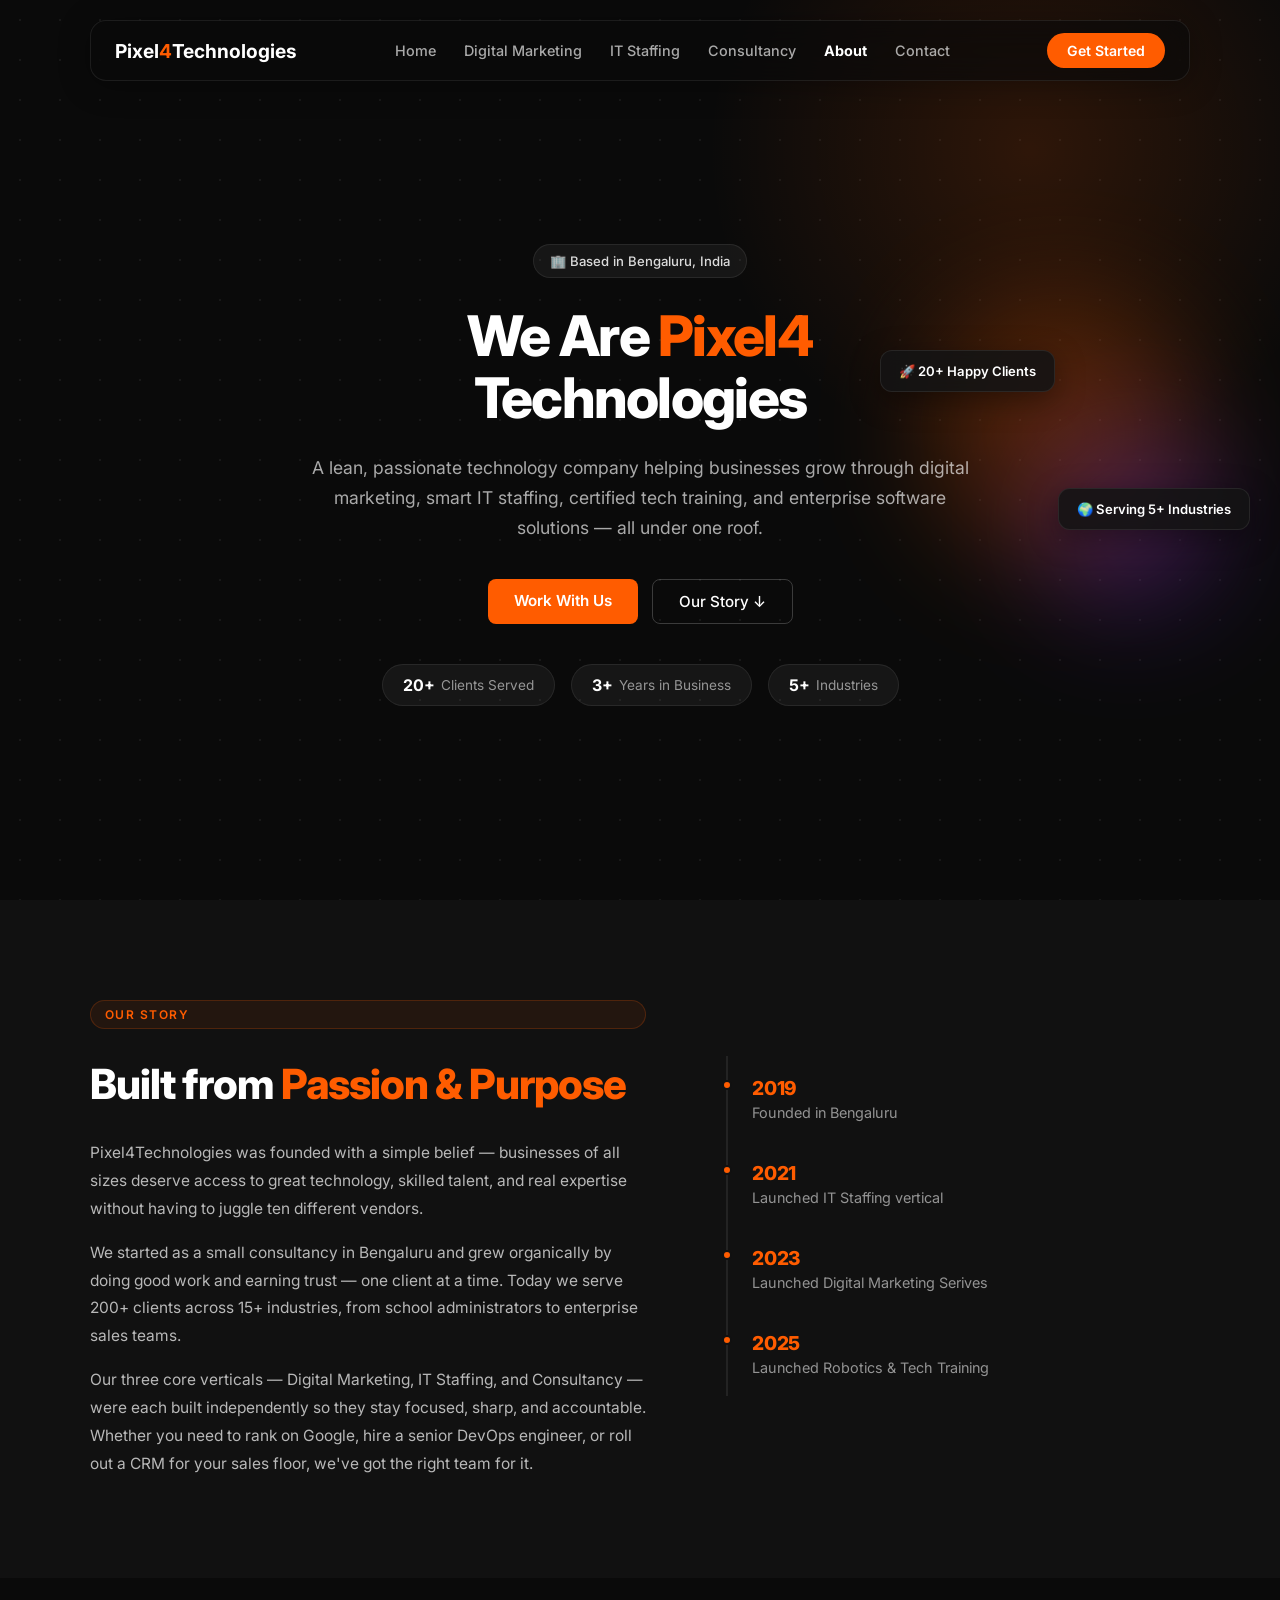
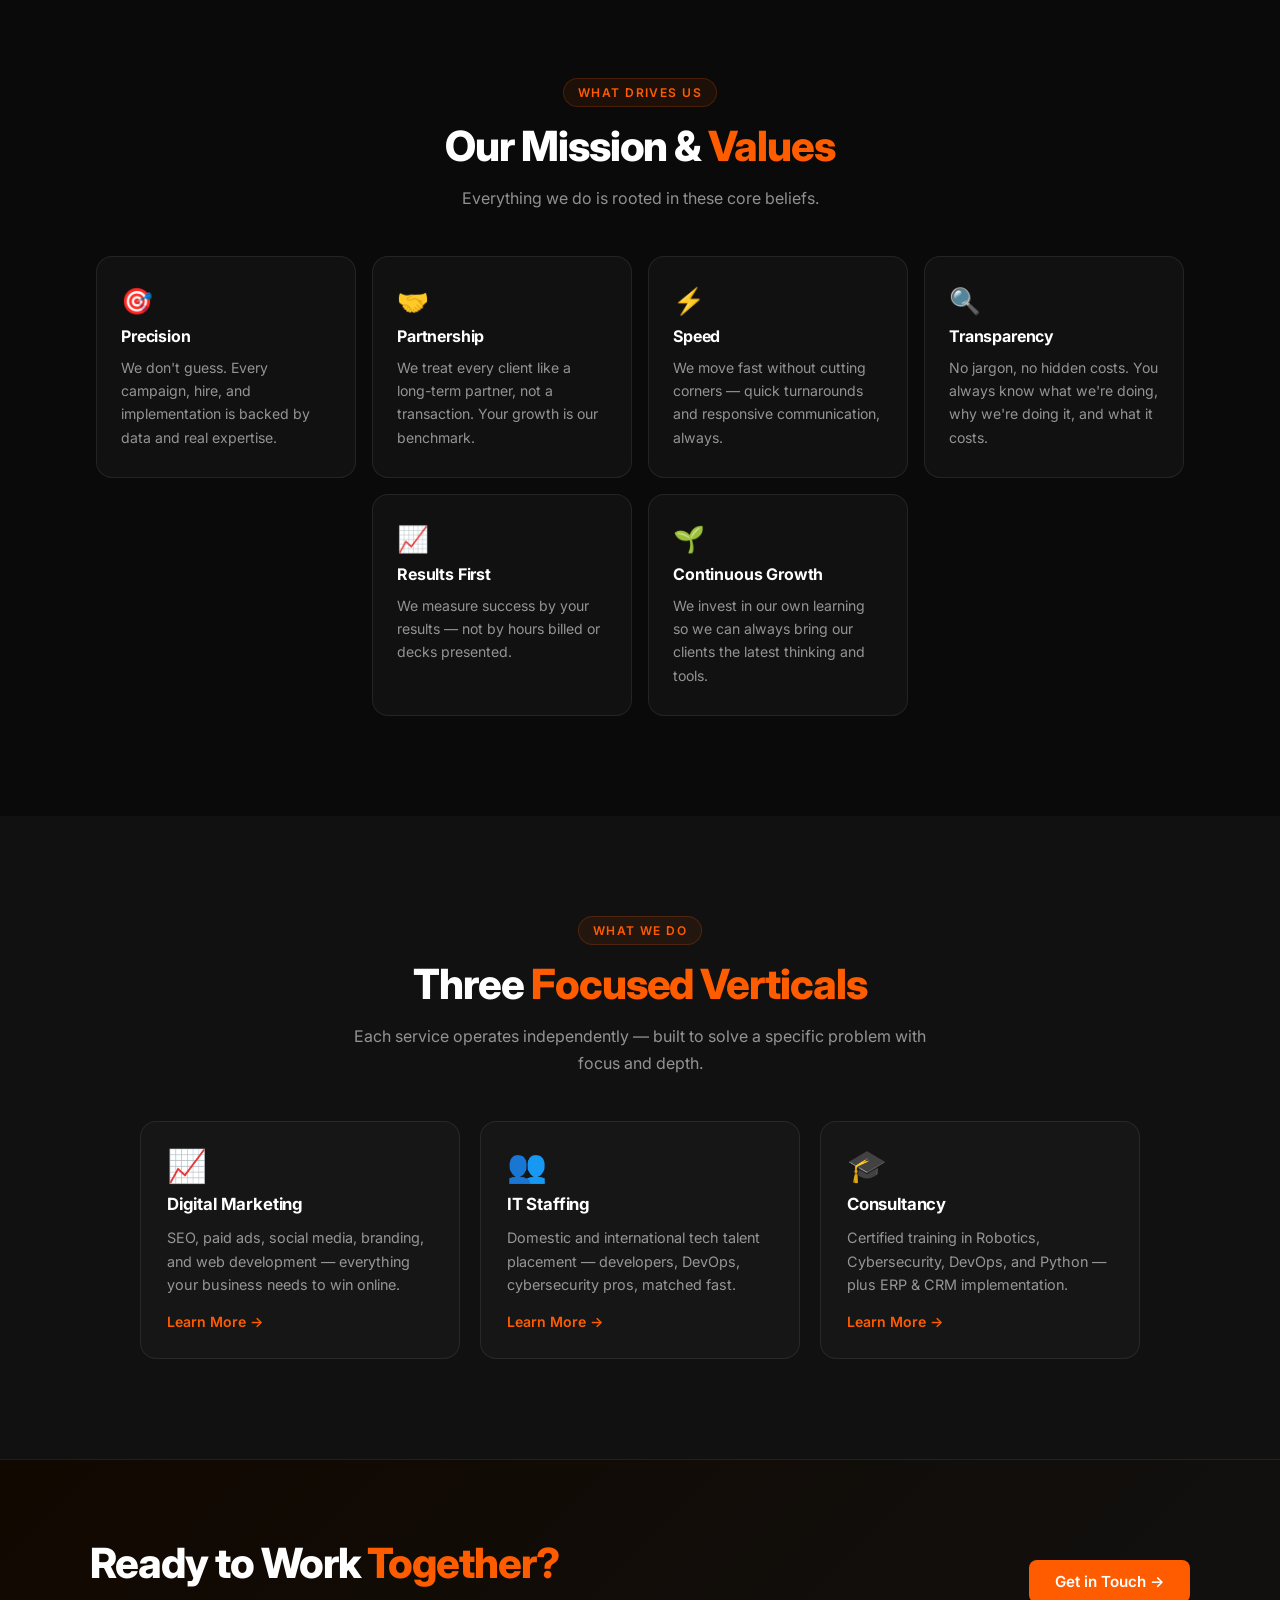
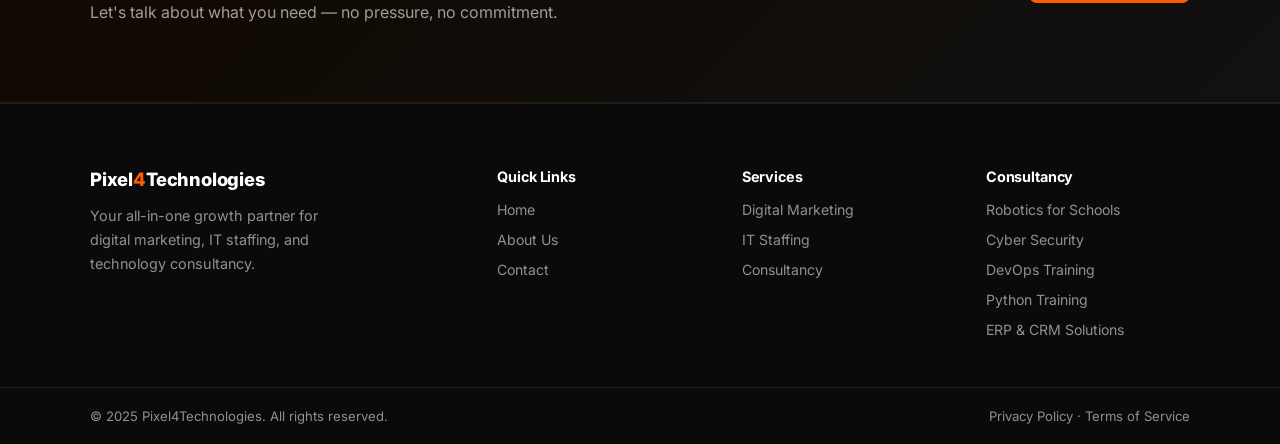
<file: about.html>
<!DOCTYPE html>
<html lang="en">
<head>
<meta charset="UTF-8"/>
<meta name="viewport" content="width=device-width,initial-scale=1.0"/>
<title>About Us – Pixel4Technologies</title>
<meta name="description" content="Learn who we are at Pixel4Technologies — our mission, our team, and why businesses and schools trust us for digital marketing, IT staffing, and technology training."/>
<link rel="preconnect" href="https://fonts.googleapis.com"/>
<link rel="preconnect" href="https://fonts.gstatic.com" crossorigin/>
<link href="https://fonts.googleapis.com/css2?family=Inter:wght@300;400;500;600;700;800;900&display=swap" rel="stylesheet"/>
<link rel="stylesheet" href="about.css"/>
</head>
<body>

<!-- ═══════════ NAVBAR ═══════════ -->
<nav class="navbar">
  <div class="navbar-inner">
    <a href="index.html" class="navbar-logo">
      Pixel<span class="logo-accent">4</span>Technologies
    </a>
    <div class="navbar-links">
      <a href="index.html"       class="nav-link">Home</a>
      <a href="DM.html"          class="nav-link">Digital Marketing</a>
      <a href="Staffing.html"    class="nav-link">IT Staffing</a>
      <a href="Consultancy.html" class="nav-link">Consultancy</a>
      <a href="about.html"       class="nav-link nav-link--active">About</a>
      <a href="Contact.html"     class="nav-link">Contact</a>
    </div>
    <a href="Contact.html" class="navbar-cta">Get Started</a>
    <div id="menuBtn">
      <div class="bar"></div>
      <div class="bar"></div>
      <div class="bar"></div>
    </div>
  </div>
</nav>

<div id="menuOverlay"></div>

<div id="mobileMenu">
  <div id="closeMenu"></div>
  <a href="index.html"       class="mob-link">Home</a>
  <a href="DM.html"          class="mob-link">Digital Marketing</a>
  <a href="Staffing.html"    class="mob-link">IT Staffing</a>
  <a href="Consultancy.html" class="mob-link">Consultancy</a>
  <a href="about.html"       class="mob-link mob-active">About</a>
  <a href="Contact.html"     class="mob-link">Contact</a>
  <a href="Contact.html" class="mob-cta">Get Started</a>
</div>

<script>
  (function () {
    const menuBtn    = document.getElementById('menuBtn');
    const mobileMenu = document.getElementById('mobileMenu');
    const closeMenu  = document.getElementById('closeMenu');
    const overlay    = document.getElementById('menuOverlay');
    let menuOpen = false;
    function openMenu() {
      menuOpen = true; mobileMenu.style.right = '0';
      menuBtn.classList.add('active'); overlay.classList.add('visible');
      document.body.style.overflow = 'hidden';
    }
    function closeMenuFn() {
      menuOpen = false; mobileMenu.style.right = '-100%';
      menuBtn.classList.remove('active'); overlay.classList.remove('visible');
      document.body.style.overflow = '';
    }
    menuBtn.addEventListener('click', function () { menuOpen ? closeMenuFn() : openMenu(); });
    closeMenu.addEventListener('click', closeMenuFn);
    overlay.addEventListener('click', closeMenuFn);
    mobileMenu.querySelectorAll('a').forEach(function (l) { l.addEventListener('click', closeMenuFn); });
    document.addEventListener('keydown', function (e) { if (e.key === 'Escape') closeMenuFn(); });
  })();
</script>

<!-- ═══════════ HERO ═══════════ -->
<section class="hero">
  <div class="hero-bg-grid"></div>
  <div class="hero-glow"></div>

  <div class="container hero-content">
    <div class="hero-badge">🏢 Based in Bengaluru, India</div>

    <h1 class="hero-headline">
      We Are <span class="accent">Pixel4</span><br/>
      Technologies
    </h1>

    <p class="hero-sub">
      A lean, passionate technology company helping businesses grow through digital marketing, smart IT staffing, certified tech training, and enterprise software solutions — all under one roof.
    </p>

    <div class="hero-ctas">
      <a href="Contact.html" class="hero-cta-primary">Work With Us</a>
      <a href="#story" class="hero-cta-secondary">Our Story ↓</a>
    </div>

    <div class="hero-stats">
      <div class="stat-pill"><span class="stat-num">20+</span><span class="stat-label">Clients Served</span></div>
      <div class="stat-pill"><span class="stat-num">3+</span><span class="stat-label">Years in Business</span></div>
      <div class="stat-pill"><span class="stat-num">5+</span><span class="stat-label">Industries</span></div>
    </div>
  </div>

  <div class="hero-visual">
    <div class="hero-orb orb-1"></div>
    <div class="hero-orb orb-2"></div>
    <div class="floating-card fc-1">🚀 20+ Happy Clients</div>
    <div class="floating-card fc-2">🌍 Serving 5+ Industries</div>
  </div>
</section>

<!-- ═══════════ OUR STORY ═══════════ -->
<section class="section story-section" id="story">
  <div class="container story-inner">

    <div class="story-text">
      <div class="section-label">Our Story</div>
      <h2 class="section-heading">Built from <span class="accent">Passion &amp; Purpose</span></h2>
      <p>Pixel4Technologies was founded with a simple belief — businesses of all sizes deserve access to great technology, skilled talent, and real expertise without having to juggle ten different vendors.</p>
      <p>We started as a small consultancy in Bengaluru and grew organically by doing good work and earning trust — one client at a time. Today we serve 200+ clients across 15+ industries, from school administrators to enterprise sales teams.</p>
      <p>Our three core verticals — Digital Marketing, IT Staffing, and Consultancy — were each built independently so they stay focused, sharp, and accountable. Whether you need to rank on Google, hire a senior DevOps engineer, or roll out a CRM for your sales floor, we've got the right team for it.</p>
    </div>

    <div class="story-stats">
      <div class="sstep">
        <div class="sstep-year">2019</div>
        <div class="sstep-label">Founded in Bengaluru</div>
      </div>
      <div class="sstep-line"></div>
      <div class="sstep">
        <div class="sstep-year">2021</div>
        <div class="sstep-label">Launched IT Staffing vertical</div>
      </div>
      <div class="sstep-line"></div>
      <div class="sstep">
        <div class="sstep-year">2023</div>
        <div class="sstep-label">Launched Digital Marketing Serives</div>
      </div>
      <div class="sstep-line"></div>
      <div class="sstep">
        <div class="sstep-year">2025</div>
        <div class="sstep-label">Launched Robotics & Tech Training</div>
      </div>
    </div>

  </div>
</section>

<!-- ═══════════ MISSION & VALUES ═══════════ -->
<section class="section values-section">
  <div class="container" style="text-align:center;">

    <div class="section-label">What Drives Us</div>
    <h2 class="section-heading">Our Mission &amp; <span class="accent">Values</span></h2>
    <p class="section-sub">Everything we do is rooted in these core beliefs.</p>

    <div class="values-grid">

      <div class="value-card">
        <div class="val-icon">🎯</div>
        <h4>Precision</h4>
        <p>We don't guess. Every campaign, hire, and implementation is backed by data and real expertise.</p>
      </div>

      <div class="value-card">
        <div class="val-icon">🤝</div>
        <h4>Partnership</h4>
        <p>We treat every client like a long-term partner, not a transaction. Your growth is our benchmark.</p>
      </div>

      <div class="value-card">
        <div class="val-icon">⚡</div>
        <h4>Speed</h4>
        <p>We move fast without cutting corners — quick turnarounds and responsive communication, always.</p>
      </div>

      <div class="value-card">
        <div class="val-icon">🔍</div>
        <h4>Transparency</h4>
        <p>No jargon, no hidden costs. You always know what we're doing, why we're doing it, and what it costs.</p>
      </div>

      <div class="value-card">
        <div class="val-icon">📈</div>
        <h4>Results First</h4>
        <p>We measure success by your results — not by hours billed or decks presented.</p>
      </div>

      <div class="value-card">
        <div class="val-icon">🌱</div>
        <h4>Continuous Growth</h4>
        <p>We invest in our own learning so we can always bring our clients the latest thinking and tools.</p>
      </div>

    </div>

  </div>
</section>

<!-- ═══════════ WHAT WE DO ═══════════ -->
<section class="section services-section">
  <div class="container" style="text-align:center;">

    <div class="section-label">What We Do</div>
    <h2 class="section-heading">Three <span class="accent">Focused Verticals</span></h2>
    <p class="section-sub">Each service operates independently — built to solve a specific problem with focus and depth.</p>

    <div class="svc-grid">

      <div class="svc-card">
        <div class="svc-icon">📈</div>
        <h4>Digital Marketing</h4>
        <p>SEO, paid ads, social media, branding, and web development — everything your business needs to win online.</p>
        <a href="DM.html" class="sc-link">Learn More →</a>
      </div>

      <div class="svc-card">
        <div class="svc-icon">👥</div>
        <h4>IT Staffing</h4>
        <p>Domestic and international tech talent placement — developers, DevOps, cybersecurity pros, matched fast.</p>
        <a href="Staffing.html" class="sc-link">Learn More →</a>
      </div>

      <div class="svc-card">
        <div class="svc-icon">🎓</div>
        <h4>Consultancy</h4>
        <p>Certified training in Robotics, Cybersecurity, DevOps, and Python — plus ERP &amp; CRM implementation.</p>
        <a href="Consultancy.html" class="sc-link">Learn More →</a>
      </div>

    </div>

  </div>
</section>

<!-- ═══════════ TEAM ═══════════ -->
<!-- <section class="section team-section">
  <div class="container" style="text-align:center;">

    <div class="section-label">The Team</div>
    <h2 class="section-heading">People Behind <span class="accent">Pixel4</span></h2>
    <p class="section-sub">A small, experienced team that punches well above its weight.</p>

    <div class="team-grid">

      <div class="team-card">
        <div class="team-avatar">AK</div>
        <h4>Arjun Kumar</h4>
        <span class="team-role">Founder &amp; CEO</span>
        <p>10+ years in digital strategy and business development. Passionate about building systems that scale.</p>
      </div>

      <div class="team-card">
        <div class="team-avatar">PS</div>
        <h4>Priya Sharma</h4>
        <span class="team-role">Head of Digital Marketing</span>
        <p>Former agency lead with expertise in SEO, performance marketing, and brand storytelling.</p>
      </div>

      <div class="team-card">
        <div class="team-avatar">RV</div>
        <h4>Rahul Verma</h4>
        <span class="team-role">Head of IT Staffing</span>
        <p>8 years placing tech talent across India and the US. Knows what good engineering looks like.</p>
      </div>

      <div class="team-card">
        <div class="team-avatar">NM</div>
        <h4>Neha Menon</h4>
        <span class="team-role">Lead Trainer &amp; Consultant</span>
        <p>Certified in DevOps, cybersecurity, and Python. Makes complex topics simple and practical.</p>
      </div>

    </div>

  </div>
</section> -->

<!-- ═══════════ CTA STRIP ═══════════ -->
<section class="section cta-strip">
  <div class="container cta-strip-inner">
    <div>
      <h2 class="section-heading">Ready to Work <span class="accent">Together?</span></h2>
      <p style="color:rgba(255,255,255,0.6); margin-top:10px;">Let's talk about what you need — no pressure, no commitment.</p>
    </div>
    <a href="Contact.html" class="hero-cta-primary">Get in Touch →</a>
  </div>
</section>

<!-- ═══════════ FOOTER ═══════════ -->
<footer class="footer">
  <div class="container footer-inner">

    <div class="footer-brand">
      <a href="index.html" class="footer-logo">
        Pixel<span class="accent">4</span>Technologies
      </a>
      <p class="footer-desc">
        Your all-in-one growth partner for digital marketing, IT staffing, and technology consultancy.
      </p>
      <!-- <div class="social-links">
        <a href="#" aria-label="LinkedIn">in</a>
        <a href="#" aria-label="Twitter">𝕏</a>
        <a href="#" aria-label="Instagram">ig</a>
        <a href="#" aria-label="YouTube">yt</a>
      </div> -->
    </div>

    <div class="footer-col">
      <h5>Quick Links</h5>
      <ul>
        <li><a href="index.html">Home</a></li>
        <li><a href="about.html">About Us</a></li>
        <li><a href="Contact.html">Contact</a></li>
      </ul>
    </div>

    <div class="footer-col">
      <h5>Services</h5>
      <ul>
        <li><a href="DM.html">Digital Marketing</a></li>
        <li><a href="Staffing.html">IT Staffing</a></li>
        <li><a href="Consultancy.html">Consultancy</a></li>
      </ul>
    </div>

    <div class="footer-col">
      <h5>Consultancy</h5>
      <ul>
        <li><a href="Consultancy.html">Robotics for Schools</a></li>
        <li><a href="Consultancy.html">Cyber Security</a></li>
        <li><a href="Consultancy.html">DevOps Training</a></li>
        <li><a href="Consultancy.html">Python Training</a></li>
        <li><a href="Consultancy.html">ERP &amp; CRM Solutions</a></li>
      </ul>
    </div>

  </div>

  <div class="footer-bottom">
    <div class="container footer-bottom-inner">
      <span>© 2025 Pixel4Technologies. All rights reserved.</span>
      <span>Privacy Policy · Terms of Service</span>
    </div>
  </div>
</footer>

</body>
</html>
</file>
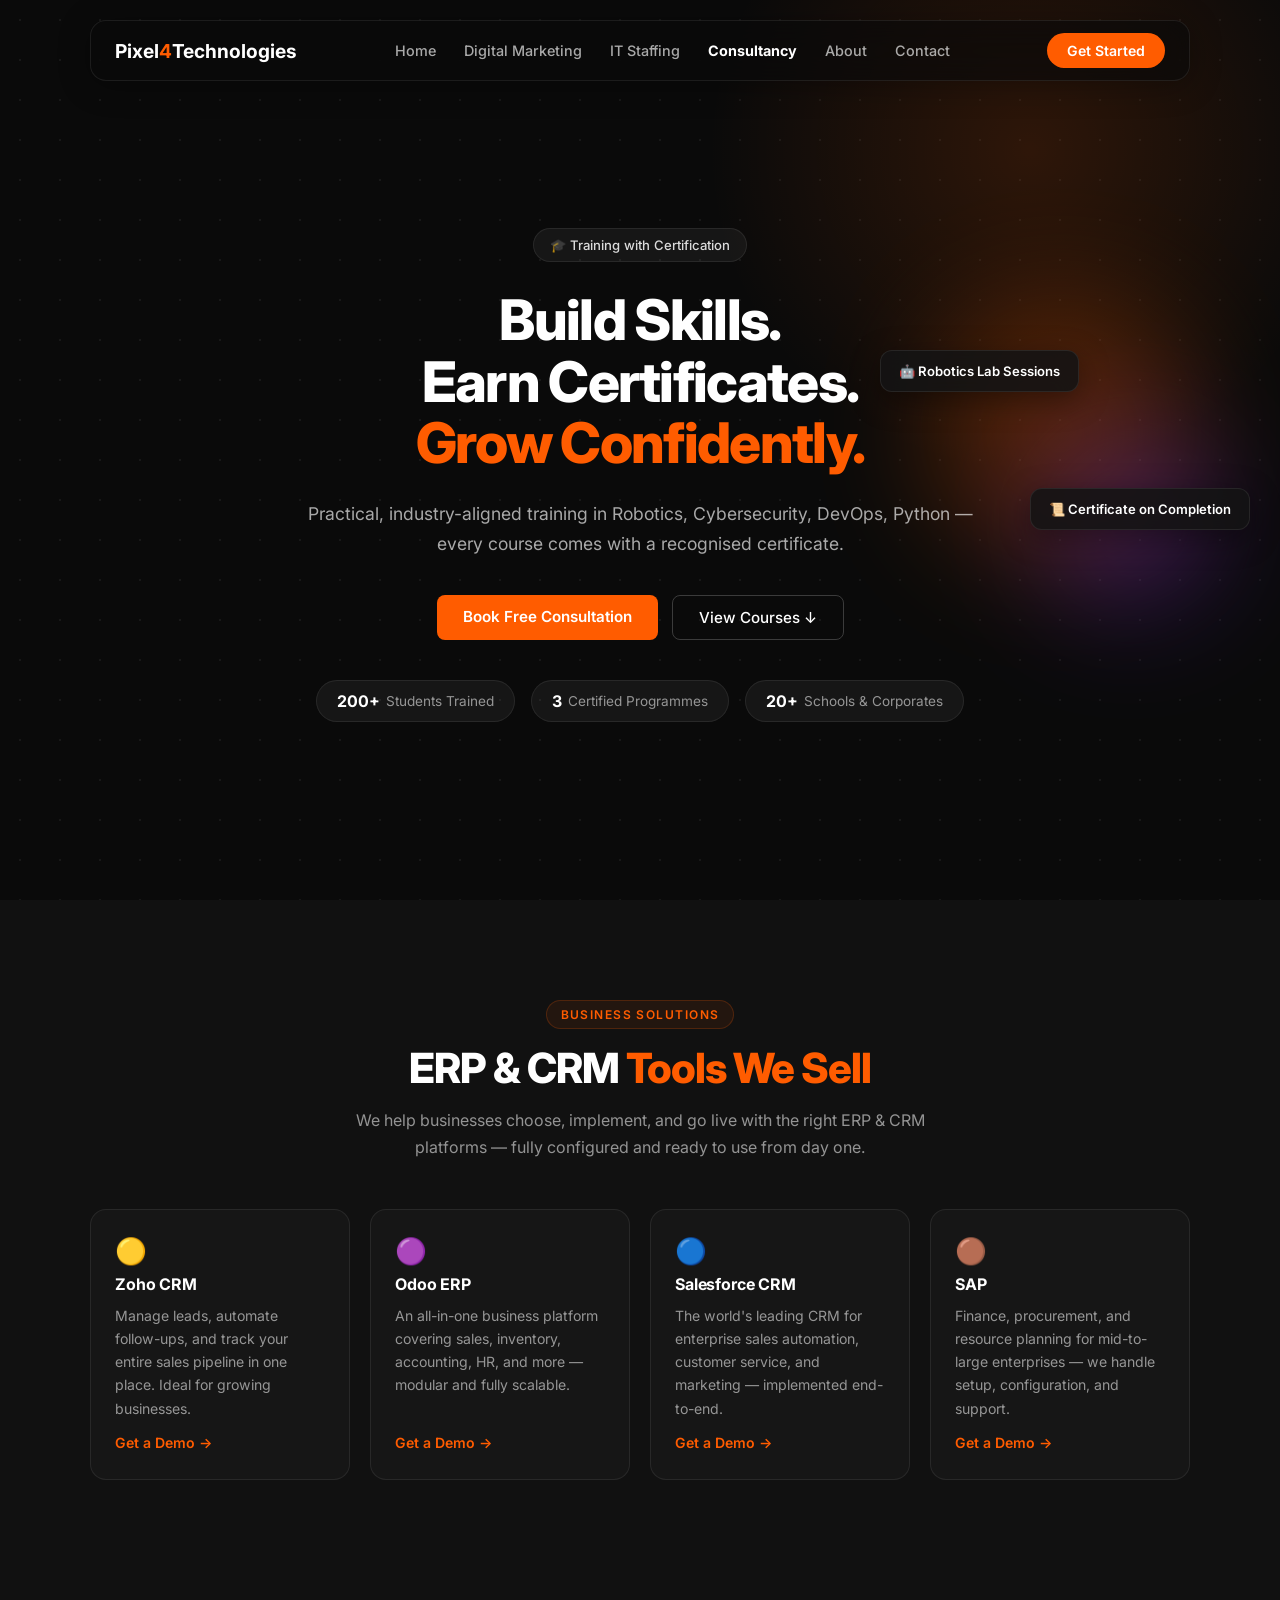
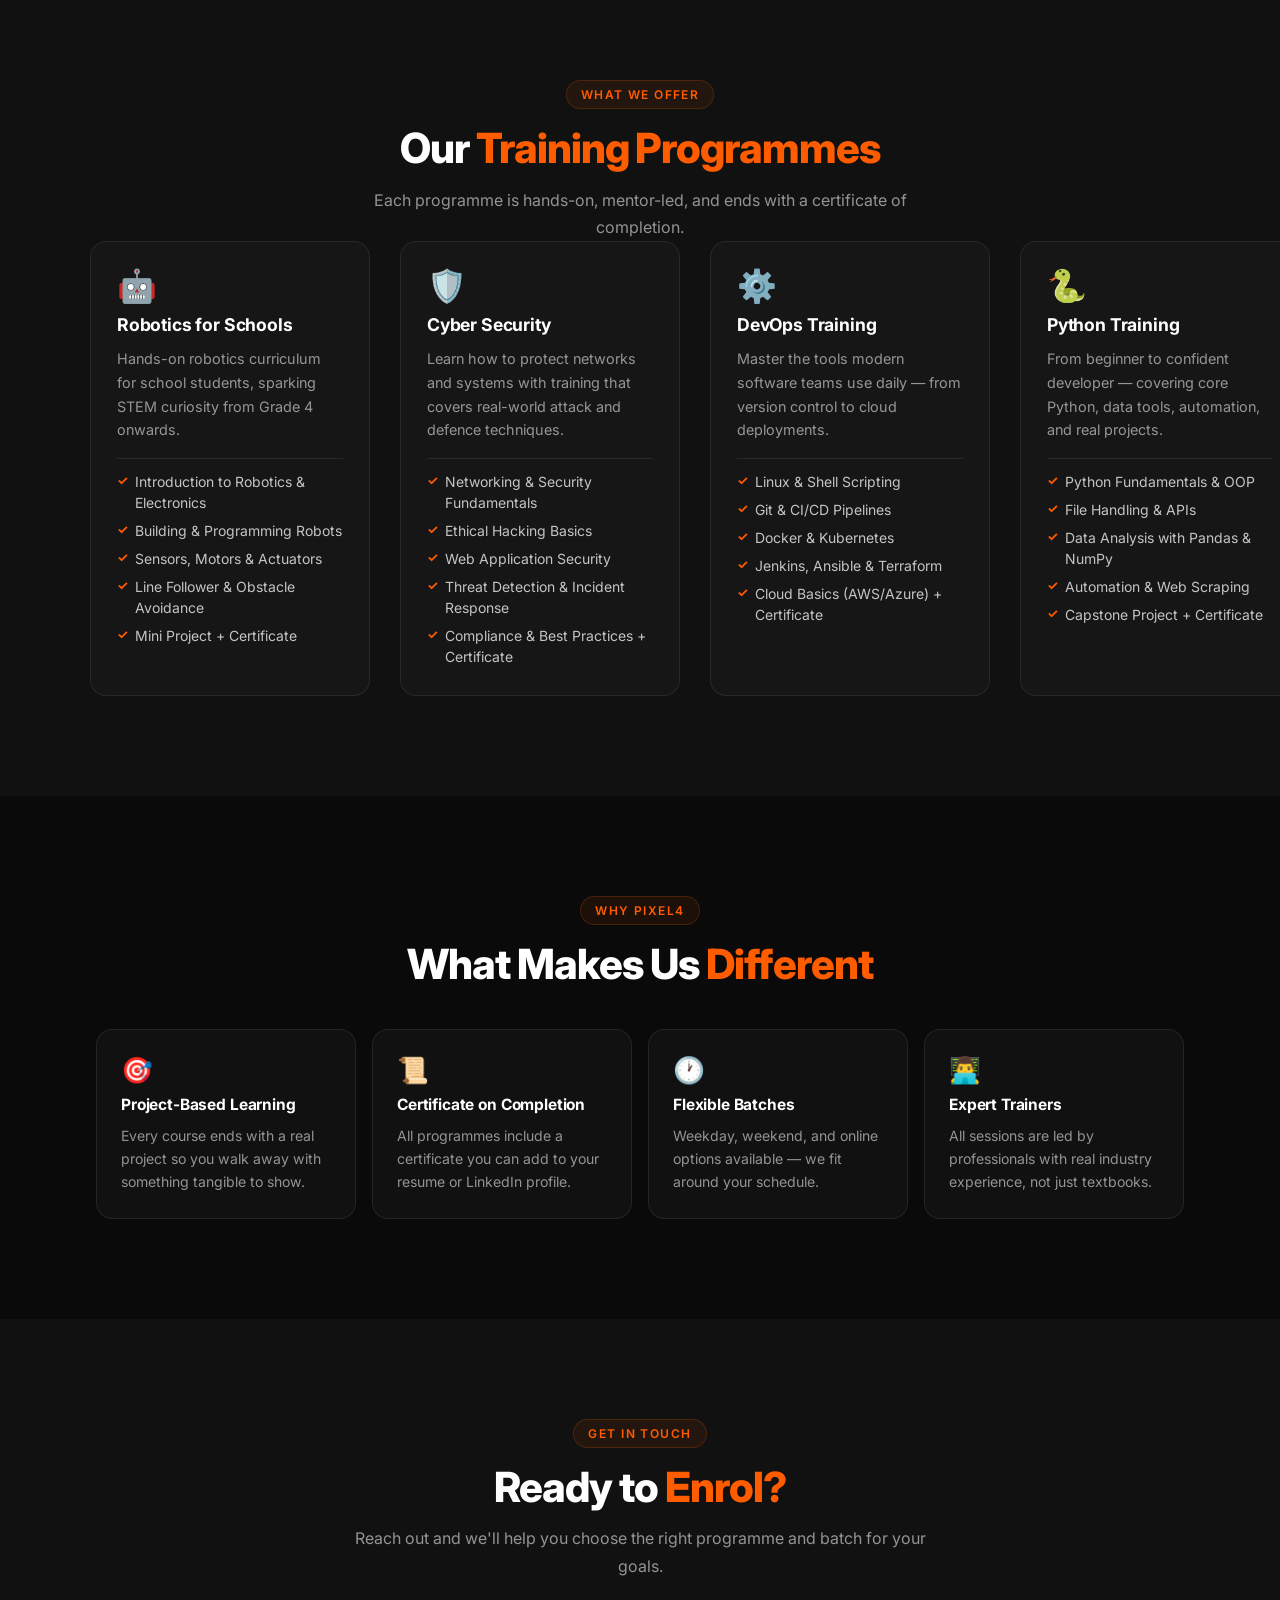
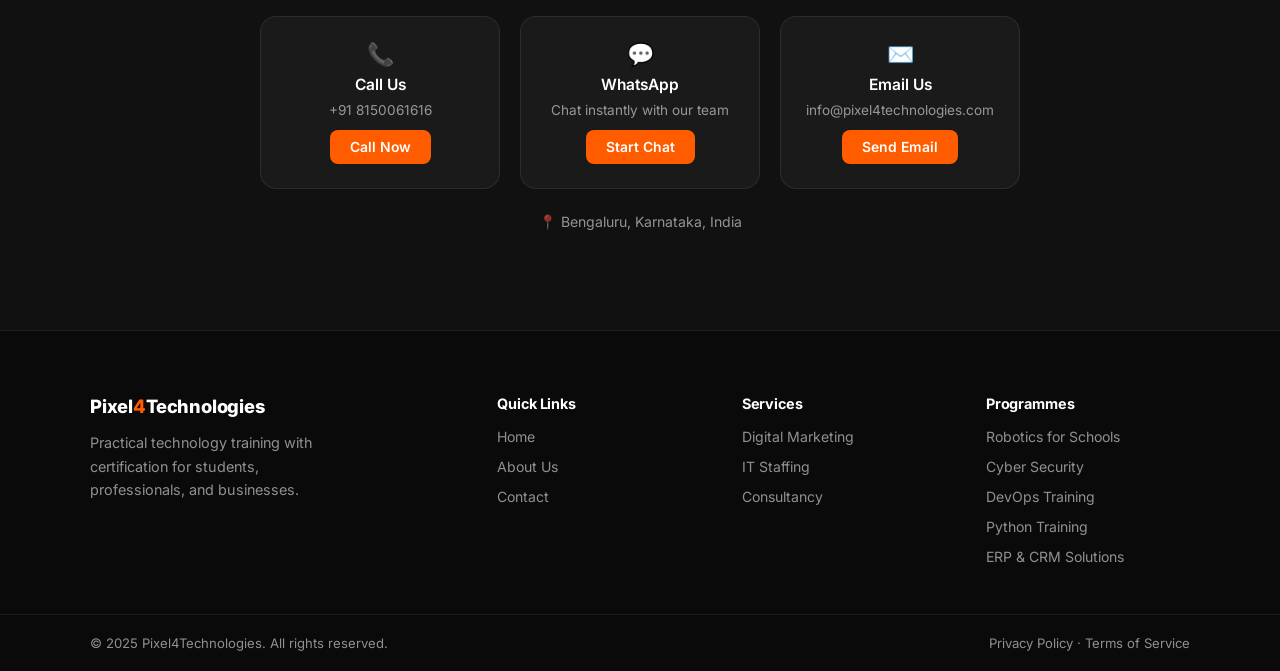
<file: Consultancy.html>
<!DOCTYPE html>
<html lang="en">
<head>
<meta charset="UTF-8"/>
<meta name="viewport" content="width=device-width,initial-scale=1.0"/>
<title>Consultancy – Pixel4Technologies</title>
<meta name="description" content="Pixel4Technologies offers Robotics Classes for Schools, Cybersecurity, DevOps, Python Training, and ERP/CRM Solutions with certification."/>
<link rel="preconnect" href="https://fonts.googleapis.com"/>
<link rel="preconnect" href="https://fonts.gstatic.com" crossorigin/>
<link href="https://fonts.googleapis.com/css2?family=Inter:wght@300;400;500;600;700;800;900&display=swap" rel="stylesheet"/>
<link rel="stylesheet" href="Consultancy.css"/>
</head>
<body>

<!-- ═══════════ NAVBAR ═══════════ -->
<nav class="navbar">
  <div class="navbar-inner">
    <a href="index.html" class="navbar-logo">
      Pixel<span class="logo-accent">4</span>Technologies
    </a>
    <div class="navbar-links">
      <a href="index.html"       class="nav-link">Home</a>
      <a href="DM.html"          class="nav-link">Digital Marketing</a>
      <a href="Staffing.html"    class="nav-link">IT Staffing</a>
      <a href="Consultancy.html" class="nav-link nav-link--active">Consultancy</a>
      <a href="about.html"       class="nav-link">About</a>
      <a href="Contact.html"     class="nav-link">Contact</a>
    </div>
    <a href="Contact.html" class="navbar-cta">Get Started</a>
    <div id="menuBtn">
      <div class="bar"></div>
      <div class="bar"></div>
      <div class="bar"></div>
    </div>
  </div>
</nav>

<div id="menuOverlay"></div>

<div id="mobileMenu">
  <div id="closeMenu"></div>
  <a href="index.html"       class="mob-link">Home</a>
  <a href="DM.html"          class="mob-link">Digital Marketing</a>
  <a href="Staffing.html"    class="mob-link">IT Staffing</a>
  <a href="Consultancy.html" class="mob-link mob-active">Consultancy</a>
  <a href="about.html"       class="mob-link">About</a>
  <a href="Contact.html"     class="mob-link">Contact</a>
  <a href="Contact.html" class="mob-cta">Get Started</a>
</div>

<script>
  (function () {
    const menuBtn    = document.getElementById('menuBtn');
    const mobileMenu = document.getElementById('mobileMenu');
    const closeMenu  = document.getElementById('closeMenu');
    const overlay    = document.getElementById('menuOverlay');
    let menuOpen = false;
    function openMenu() {
      menuOpen = true; mobileMenu.style.right = '0';
      menuBtn.classList.add('active'); overlay.classList.add('visible');
      document.body.style.overflow = 'hidden';
    }
    function closeMenuFn() {
      menuOpen = false; mobileMenu.style.right = '-100%';
      menuBtn.classList.remove('active'); overlay.classList.remove('visible');
      document.body.style.overflow = '';
    }
    menuBtn.addEventListener('click', function () { menuOpen ? closeMenuFn() : openMenu(); });
    closeMenu.addEventListener('click', closeMenuFn);
    overlay.addEventListener('click', closeMenuFn);
    mobileMenu.querySelectorAll('a').forEach(function (l) { l.addEventListener('click', closeMenuFn); });
    document.addEventListener('keydown', function (e) { if (e.key === 'Escape') closeMenuFn(); });
  })();
</script>

<!-- ═══════════ HERO ═══════════ -->
<section class="hero">
  <div class="hero-bg-grid"></div>
  <div class="hero-glow"></div>

  <div class="container hero-content">
    <div class="hero-badge">🎓 Training with Certification</div>

    <h1 class="hero-headline">
      Build Skills.<br/>
      Earn Certificates.<br/>
      <span class="accent">Grow Confidently.</span>
    </h1>

    <p class="hero-sub">
      Practical, industry-aligned training in Robotics, Cybersecurity, DevOps, Python — every course comes with a recognised certificate.
    </p>

    <div class="hero-ctas">
      <a href="Contact.html" class="hero-cta-primary">Book Free Consultation</a>
      <a href="#services" class="hero-cta-secondary">View Courses ↓</a>
    </div>

    <div class="hero-stats">
      <div class="stat-pill"><span class="stat-num">200+</span><span class="stat-label">Students Trained</span></div>
      <div class="stat-pill"><span class="stat-num">3</span><span class="stat-label">Certified Programmes</span></div>
      <div class="stat-pill"><span class="stat-num">20+</span><span class="stat-label">Schools &amp; Corporates</span></div>
    </div>
  </div>

  <div class="hero-visual">
    <div class="hero-orb orb-1"></div>
    <div class="hero-orb orb-2"></div>
    <div class="floating-card fc-1">🤖 Robotics Lab Sessions</div>
    <div class="floating-card fc-2">📜 Certificate on Completion</div>
  </div>
</section>

<!-- ═══════════ ERP & CRM SOLUTIONS ═══════════ -->
<section class="section erp-section" id="erp-crm">
  <div class="container" style="text-align:center;">

    <div class="section-label">Business Solutions</div>
    <h2 class="section-heading">ERP &amp; CRM <span class="accent">Tools We Sell</span></h2>
    <p class="section-sub">
      We help businesses choose, implement, and go live with the right ERP &amp; CRM platforms — fully configured and ready to use from day one.
    </p>

    <div class="erp-grid">

      <div class="erp-card">
        <div class="erp-icon">🟡</div>
        <h4>Zoho CRM</h4>
        <p>Manage leads, automate follow-ups, and track your entire sales pipeline in one place. Ideal for growing businesses.</p>
        <a href="Contact.html" class="sc-link">Get a Demo →</a>
      </div>

      <div class="erp-card">
        <div class="erp-icon">🟣</div>
        <h4>Odoo ERP</h4>
        <p>An all-in-one business platform covering sales, inventory, accounting, HR, and more — modular and fully scalable.</p>
        <a href="Contact.html" class="sc-link">Get a Demo →</a>
      </div>

      <div class="erp-card">
        <div class="erp-icon">🔵</div>
        <h4>Salesforce CRM</h4>
        <p>The world's leading CRM for enterprise sales automation, customer service, and marketing — implemented end-to-end.</p>
        <a href="Contact.html" class="sc-link">Get a Demo →</a>
      </div>

      <div class="erp-card">
        <div class="erp-icon">🟤</div>
        <h4>SAP</h4>
        <p>Finance, procurement, and resource planning for mid-to-large enterprises — we handle setup, configuration, and support.</p>
        <a href="Contact.html" class="sc-link">Get a Demo →</a>
      </div>

    </div>

  </div>
</section>

<!-- ═══════════ WHAT WE OFFER ═══════════ -->
<section class="section services-overview" id="services">
  <div class="container" style="text-align:center;">

    <div class="section-label">What We Offer</div>
    <h2 class="section-heading">Our <span class="accent">Training Programmes</span></h2>
    <p class="section-sub">
      Each programme is hands-on, mentor-led, and ends with a certificate of completion.
    </p>

    <div class="services-grid-flex">

      <!-- Robotics -->
      <div class="service-card-flex">
        <div class="sc-icon">🤖</div>
        <h3>Robotics for Schools</h3>
        <p>Hands-on robotics curriculum for school students, sparking STEM curiosity from Grade 4 onwards.</p>
        <ul class="course-list">
          <li>Introduction to Robotics &amp; Electronics</li>
          <li>Building &amp; Programming Robots</li>
          <li>Sensors, Motors &amp; Actuators</li>
          <li>Line Follower &amp; Obstacle Avoidance</li>
          <li>Mini Project + Certificate</li>
        </ul>
      </div>

      <!-- Cybersecurity -->
      <div class="service-card-flex">
        <div class="sc-icon">🛡️</div>
        <h3>Cyber Security</h3>
        <p>Learn how to protect networks and systems with training that covers real-world attack and defence techniques.</p>
        <ul class="course-list">
          <li>Networking &amp; Security Fundamentals</li>
          <li>Ethical Hacking Basics</li>
          <li>Web Application Security</li>
          <li>Threat Detection &amp; Incident Response</li>
          <li>Compliance &amp; Best Practices + Certificate</li>
        </ul>
      </div>

      <!-- DevOps -->
      <div class="service-card-flex">
        <div class="sc-icon">⚙️</div>
        <h3>DevOps Training</h3>
        <p>Master the tools modern software teams use daily — from version control to cloud deployments.</p>
        <ul class="course-list">
          <li>Linux &amp; Shell Scripting</li>
          <li>Git &amp; CI/CD Pipelines</li>
          <li>Docker &amp; Kubernetes</li>
          <li>Jenkins, Ansible &amp; Terraform</li>
          <li>Cloud Basics (AWS/Azure) + Certificate</li>
        </ul>
      </div>

      <!-- Python -->
      <div class="service-card-flex">
        <div class="sc-icon">🐍</div>
        <h3>Python Training</h3>
        <p>From beginner to confident developer — covering core Python, data tools, automation, and real projects.</p>
        <ul class="course-list">
          <li>Python Fundamentals &amp; OOP</li>
          <li>File Handling &amp; APIs</li>
          <li>Data Analysis with Pandas &amp; NumPy</li>
          <li>Automation &amp; Web Scraping</li>
          <li>Capstone Project + Certificate</li>
        </ul>
      </div>

    </div>
  </div>
</section>

<!-- ═══════════ WHY CHOOSE US ═══════════ -->
<section class="section why-us">
  <div class="container" style="text-align:center;">

    <div class="section-label">Why Pixel4</div>
    <h2 class="section-heading">What Makes Us <span class="accent">Different</span></h2>

    <div class="why-grid-flex">
      <div class="why-card-flex">
        <div class="wc-icon">🎯</div>
        <h4>Project-Based Learning</h4>
        <p>Every course ends with a real project so you walk away with something tangible to show.</p>
      </div>
      <div class="why-card-flex">
        <div class="wc-icon">📜</div>
        <h4>Certificate on Completion</h4>
        <p>All programmes include a certificate you can add to your resume or LinkedIn profile.</p>
      </div>
      <div class="why-card-flex">
        <div class="wc-icon">🕐</div>
        <h4>Flexible Batches</h4>
        <p>Weekday, weekend, and online options available — we fit around your schedule.</p>
      </div>
      <div class="why-card-flex">
        <div class="wc-icon">👨‍💻</div>
        <h4>Expert Trainers</h4>
        <p>All sessions are led by professionals with real industry experience, not just textbooks.</p>
      </div>
    </div>

  </div>
</section>



<!-- ═══════════ CONTACT SNIPPET ═══════════ -->
<section class="section contact-snippet">
  <div class="contact-inner">

    <div class="section-label">Get in Touch</div>
    <h2 class="section-heading">Ready to <span class="accent">Enrol?</span></h2>
    <p class="section-sub">
      Reach out and we'll help you choose the right programme and batch for your goals.
    </p>

    <div class="contact-cards">
      <div class="contact-card">
        <div class="cc-icon">📞</div>
        <div class="cc-title">Call Us</div>
        <div class="cc-detail">+91 8150061616</div>
        <a href="tel:+918150061616" class="cc-btn">Call Now</a>
      </div>
      <div class="contact-card">
        <div class="cc-icon">💬</div>
        <div class="cc-title">WhatsApp</div>
        <div class="cc-detail">Chat instantly with our team</div>
        <a href="https://wa.me/8150061616" target="_blank" class="cc-btn">Start Chat</a>
      </div>
      <div class="contact-card">
        <div class="cc-icon">✉️</div>
        <div class="cc-title">Email Us</div>
        <div class="cc-detail">info@pixel4technologies.com</div>
        <a href="mailto:info@pixel4technologies.com" class="cc-btn">Send Email</a>
      </div>
    </div>

    <div class="contact-location">📍 Bengaluru, Karnataka, India</div>

  </div>
</section>

<!-- ═══════════ FOOTER ═══════════ -->
<footer class="footer">
  <div class="container footer-inner">

    <div class="footer-brand">
      <a href="index.html" class="footer-logo">
        Pixel<span class="accent">4</span>Technologies
      </a>
      <p class="footer-desc">
        Practical technology training with certification for students, professionals, and businesses.
      </p>
      <!-- <div class="social-links">
        <a href="#" aria-label="LinkedIn">in</a>
        <a href="#" aria-label="Twitter">𝕏</a>
        <a href="#" aria-label="Instagram">ig</a>
        <a href="#" aria-label="YouTube">yt</a>
      </div> -->
    </div>

    <div class="footer-col">
      <h5>Quick Links</h5>
      <ul>
        <li><a href="index.html">Home</a></li>
        <li><a href="about.html">About Us</a></li>
        <li><a href="Contact.html">Contact</a></li>
      </ul>
    </div>

    <div class="footer-col">
      <h5>Services</h5>
      <ul>
        <li><a href="DM.html">Digital Marketing</a></li>
        <li><a href="Staffing.html">IT Staffing</a></li>
        <li><a href="Consultancy.html">Consultancy</a></li>
      </ul>
    </div>

    <div class="footer-col">
      <h5>Programmes</h5>
      <ul>
        <li><a href="#services">Robotics for Schools</a></li>
        <li><a href="#services">Cyber Security</a></li>
        <li><a href="#services">DevOps Training</a></li>
        <li><a href="#services">Python Training</a></li>
        <li><a href="#services">ERP &amp; CRM Solutions</a></li>
      </ul>
    </div>

  </div>

  <div class="footer-bottom">
    <div class="container footer-bottom-inner">
      <span>© 2025 Pixel4Technologies. All rights reserved.</span>
      <span>Privacy Policy · Terms of Service</span>
    </div>
  </div>
</footer>

</body>
</html>
</file>
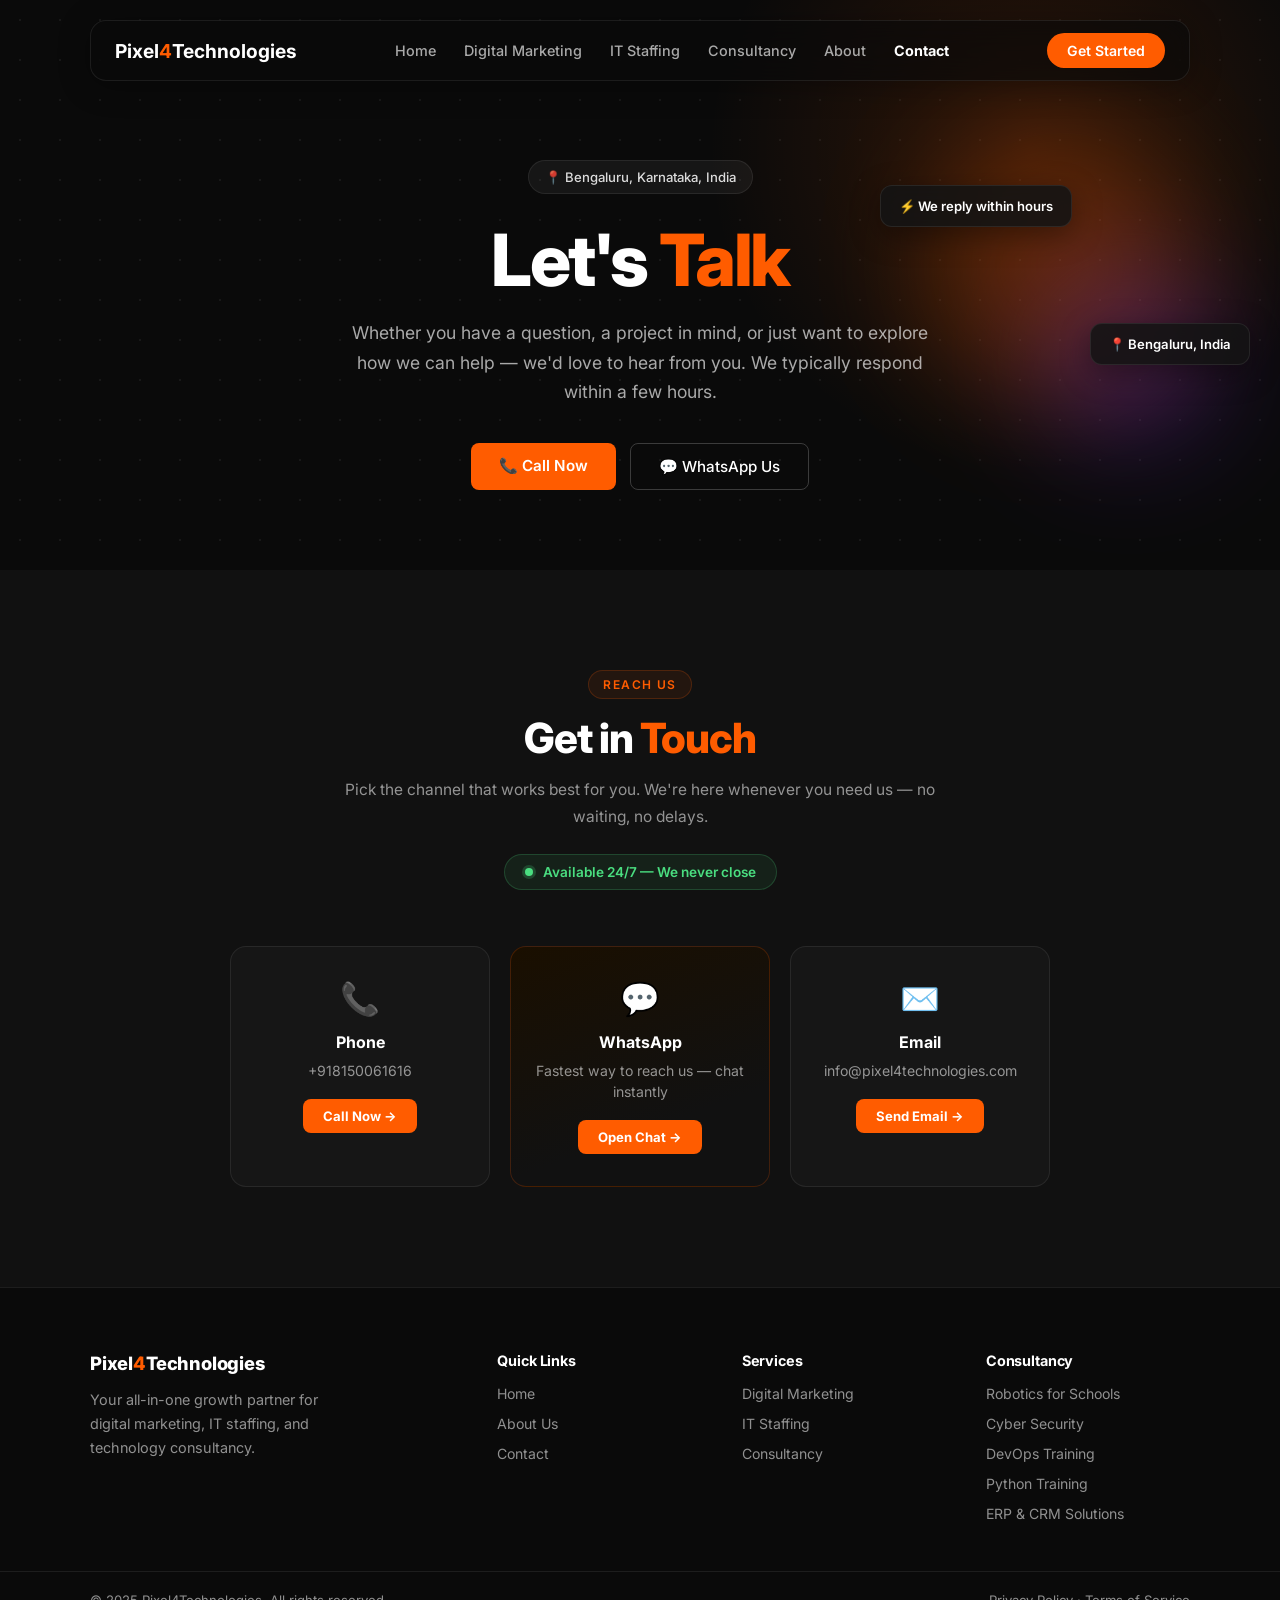
<file: Contact.html>
<!DOCTYPE html>
<html lang="en">
<head>
<meta charset="UTF-8"/>
<meta name="viewport" content="width=device-width,initial-scale=1.0"/>
<title>Contact Us – Pixel4Technologies</title>
<meta name="description" content="Get in touch with Pixel4Technologies. We're available via phone, WhatsApp, and email — based in Bengaluru, India."/>
<link rel="preconnect" href="https://fonts.googleapis.com"/>
<link rel="preconnect" href="https://fonts.gstatic.com" crossorigin/>
<link href="https://fonts.googleapis.com/css2?family=Inter:wght@300;400;500;600;700;800;900&display=swap" rel="stylesheet"/>
<link rel="stylesheet" href="Contact.css"/>
</head>
<body>

<!-- ═══════════ NAVBAR ═══════════ -->
<nav class="navbar">
  <div class="navbar-inner">
    <a href="index.html" class="navbar-logo">
      Pixel<span class="logo-accent">4</span>Technologies
    </a>
    <div class="navbar-links">
      <a href="index.html"       class="nav-link">Home</a>
      <a href="DM.html"          class="nav-link">Digital Marketing</a>
      <a href="Staffing.html"    class="nav-link">IT Staffing</a>
      <a href="Consultancy.html" class="nav-link">Consultancy</a>
      <a href="about.html"       class="nav-link">About</a>
      <a href="Contact.html"     class="nav-link nav-link--active">Contact</a>
    </div>
    <a href="Contact.html" class="navbar-cta">Get Started</a>
    <div id="menuBtn">
      <div class="bar"></div>
      <div class="bar"></div>
      <div class="bar"></div>
    </div>
  </div>
</nav>

<div id="menuOverlay"></div>

<div id="mobileMenu">
  <div id="closeMenu"></div>
  <a href="index.html"       class="mob-link">Home</a>
  <a href="DM.html"          class="mob-link">Digital Marketing</a>
  <a href="Staffing.html"    class="mob-link">IT Staffing</a>
  <a href="Consultancy.html" class="mob-link">Consultancy</a>
  <a href="about.html"       class="mob-link">About</a>
  <a href="Contact.html"     class="mob-link mob-active">Contact</a>
  <a href="Contact.html" class="mob-cta">Get Started</a>
</div>

<script>
  (function () {
    const menuBtn    = document.getElementById('menuBtn');
    const mobileMenu = document.getElementById('mobileMenu');
    const closeMenu  = document.getElementById('closeMenu');
    const overlay    = document.getElementById('menuOverlay');
    let menuOpen = false;
    function openMenu() {
      menuOpen = true; mobileMenu.style.right = '0';
      menuBtn.classList.add('active'); overlay.classList.add('visible');
      document.body.style.overflow = 'hidden';
    }
    function closeMenuFn() {
      menuOpen = false; mobileMenu.style.right = '-100%';
      menuBtn.classList.remove('active'); overlay.classList.remove('visible');
      document.body.style.overflow = '';
    }
    menuBtn.addEventListener('click', function () { menuOpen ? closeMenuFn() : openMenu(); });
    closeMenu.addEventListener('click', closeMenuFn);
    overlay.addEventListener('click', closeMenuFn);
    mobileMenu.querySelectorAll('a').forEach(function (l) { l.addEventListener('click', closeMenuFn); });
    document.addEventListener('keydown', function (e) { if (e.key === 'Escape') closeMenuFn(); });
  })();
</script>

<!-- ═══════════ HERO ═══════════ -->
<section class="hero">
  <div class="hero-bg-grid"></div>
  <div class="hero-glow"></div>

  <div class="container hero-content">
    <div class="hero-badge">📍 Bengaluru, Karnataka, India</div>

    <h1 class="hero-headline">
      Let's <span class="accent">Talk</span>
    </h1>

    <p class="hero-sub">
      Whether you have a question, a project in mind, or just want to explore how we can help — we'd love to hear from you. We typically respond within a few hours.
    </p>

    <div class="hero-ctas">
      <a href="tel:+918150061616" class="hero-cta-primary">📞 Call Now</a>
      <a href="https://wa.me/918150061616" target="_blank" class="hero-cta-secondary">💬 WhatsApp Us</a>
    </div>
  </div>

  <div class="hero-visual">
    <div class="hero-orb orb-1"></div>
    <div class="hero-orb orb-2"></div>
    <div class="floating-card fc-1">⚡ We reply within hours</div>
    <div class="floating-card fc-2">📍 Bengaluru, India</div>
  </div>
</section>

<!-- ═══════════ CONTACT MAIN ═══════════ -->
<section class="section contact-main">
  <div class="container">

    <div class="contact-main-header">
      <div class="section-label">Reach Us</div>
      <h2 class="section-heading">Get in <span class="accent">Touch</span></h2>
      <p class="contact-intro">
        Pick the channel that works best for you. We're here whenever you need us — no waiting, no delays.
      </p>
      <div class="availability-badge">
        <span class="avail-dot"></span>
        Available 24/7 — We never close
      </div>
    </div>

    <div class="contact-cards-row">

      <div class="contact-channel-card">
        <div class="cc-icon-wrap">📞</div>
        <h4>Phone</h4>
        <p>+918150061616</p>
        <a href="tel:+918150061616" class="cc-cta">Call Now →</a>
      </div>

      <div class="contact-channel-card contact-channel-featured">
        <div class="cc-icon-wrap">💬</div>
        <h4>WhatsApp</h4>
        <p>Fastest way to reach us — chat instantly</p>
        <a href="https://wa.me/918150061616" target="_blank" class="cc-cta">Open Chat →</a>
      </div>

      <div class="contact-channel-card">
        <div class="cc-icon-wrap">✉️</div>
        <h4>Email</h4>
        <p>info@pixel4technologies.com</p>
        <a href="mailto:infi@pixel4technologies.com" class="cc-cta">Send Email →</a>
      </div>

      <!-- <div class="contact-channel-card">
        <div class="cc-icon-wrap">📍</div>
        <h4>Office</h4>
        <p>Bengaluru, Karnataka, India</p>
        <span class="cc-cta cc-cta--muted">Find Us</span>
      </div> -->

    </div>

  </div>
</section>

<!-- ═══════════ FOOTER ═══════════ -->
<footer class="footer">
  <div class="container footer-inner">

    <div class="footer-brand">
      <a href="index.html" class="footer-logo">
        Pixel<span class="accent">4</span>Technologies
      </a>
      <p class="footer-desc">
        Your all-in-one growth partner for digital marketing, IT staffing, and technology consultancy.
      </p>
      <!-- <div class="social-links">
        <a href="#" aria-label="LinkedIn">in</a>
        <a href="#" aria-label="Twitter">𝕏</a>
        <a href="#" aria-label="Instagram">ig</a>
        <a href="#" aria-label="YouTube">yt</a>
      </div> -->
    </div>

    <div class="footer-col">
      <h5>Quick Links</h5>
      <ul>
        <li><a href="index.html">Home</a></li>
        <li><a href="about.html">About Us</a></li>
        <li><a href="Contact.html">Contact</a></li>
      </ul>
    </div>

    <div class="footer-col">
      <h5>Services</h5>
      <ul>
        <li><a href="DM.html">Digital Marketing</a></li>
        <li><a href="Staffing.html">IT Staffing</a></li>
        <li><a href="Consultancy.html">Consultancy</a></li>
      </ul>
    </div>

    <div class="footer-col">
      <h5>Consultancy</h5>
      <ul>
        <li><a href="Consultancy.html">Robotics for Schools</a></li>
        <li><a href="Consultancy.html">Cyber Security</a></li>
        <li><a href="Consultancy.html">DevOps Training</a></li>
        <li><a href="Consultancy.html">Python Training</a></li>
        <li><a href="Consultancy.html">ERP &amp; CRM Solutions</a></li>
      </ul>
    </div>

  </div>

  <div class="footer-bottom">
    <div class="container footer-bottom-inner">
      <span>© 2025 Pixel4Technologies. All rights reserved.</span>
      <span>Privacy Policy · Terms of Service</span>
    </div>
  </div>
</footer>

</body>
</html>
</file>
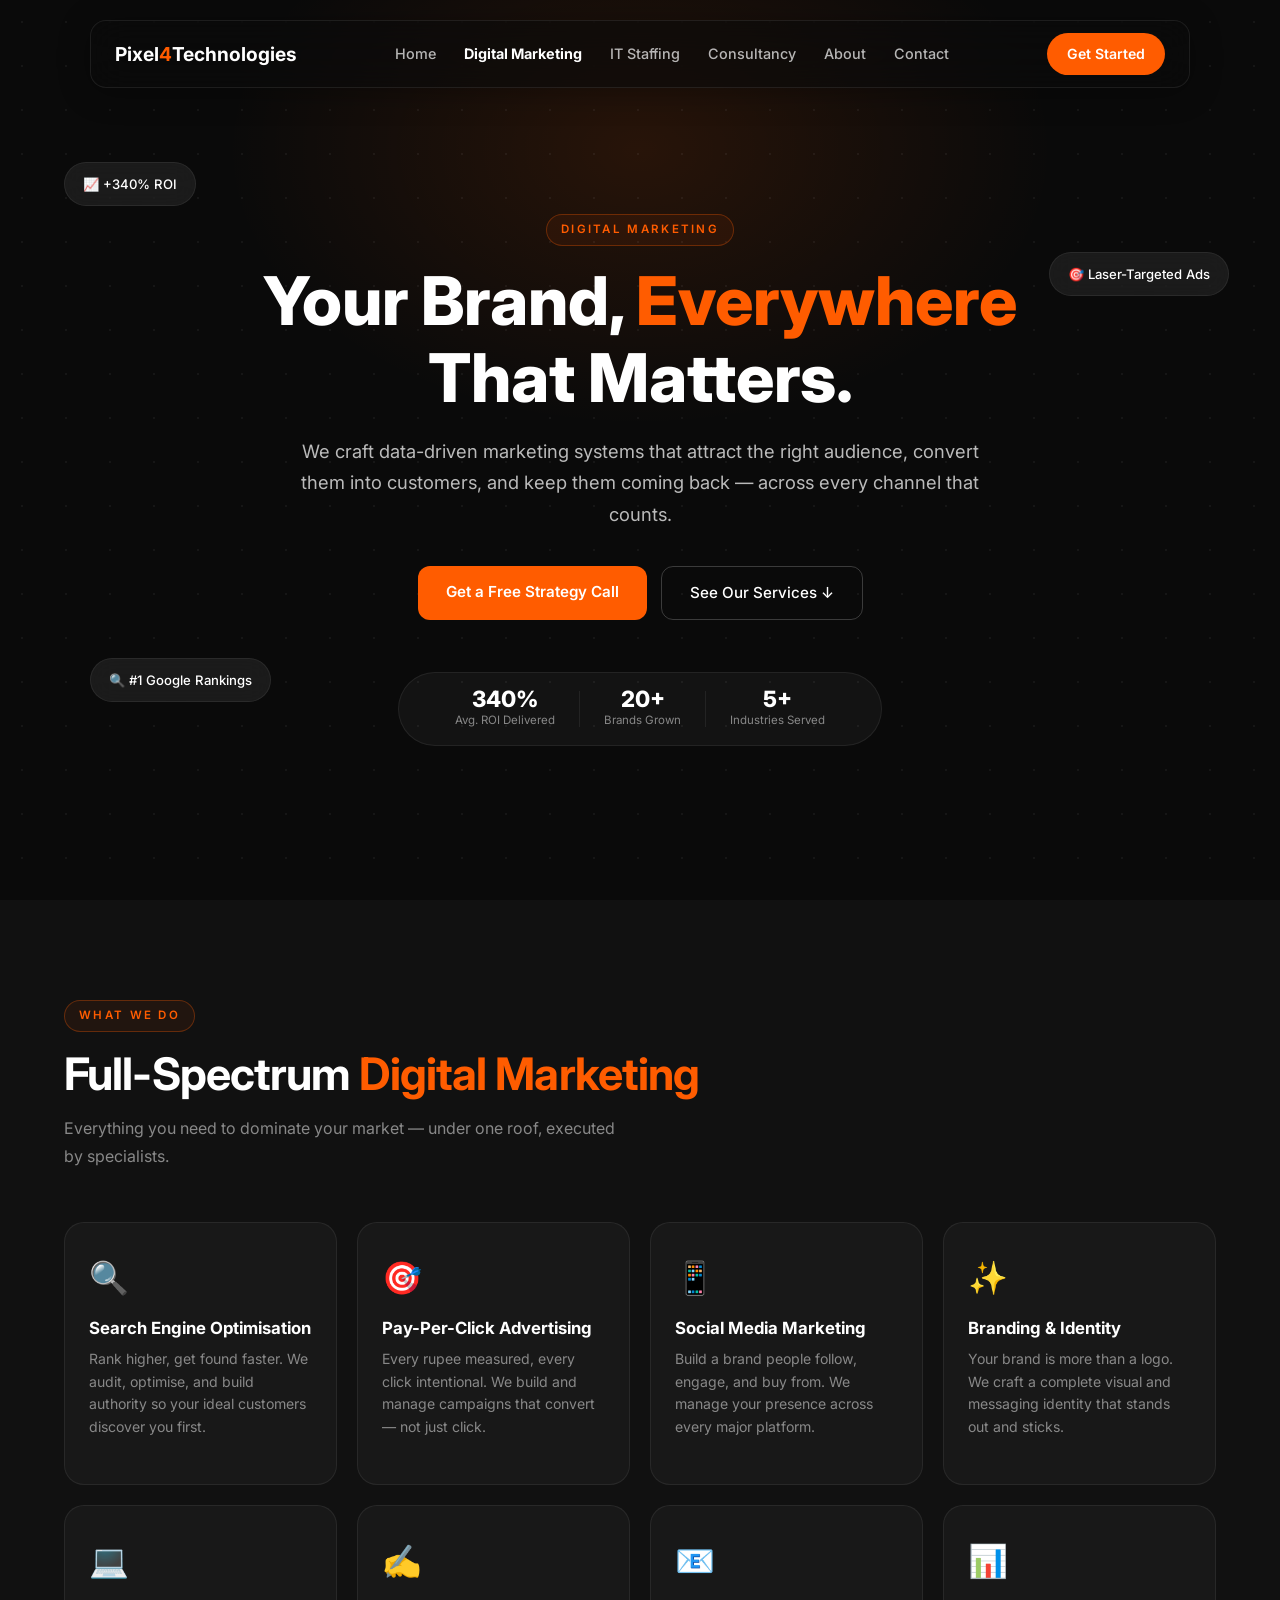
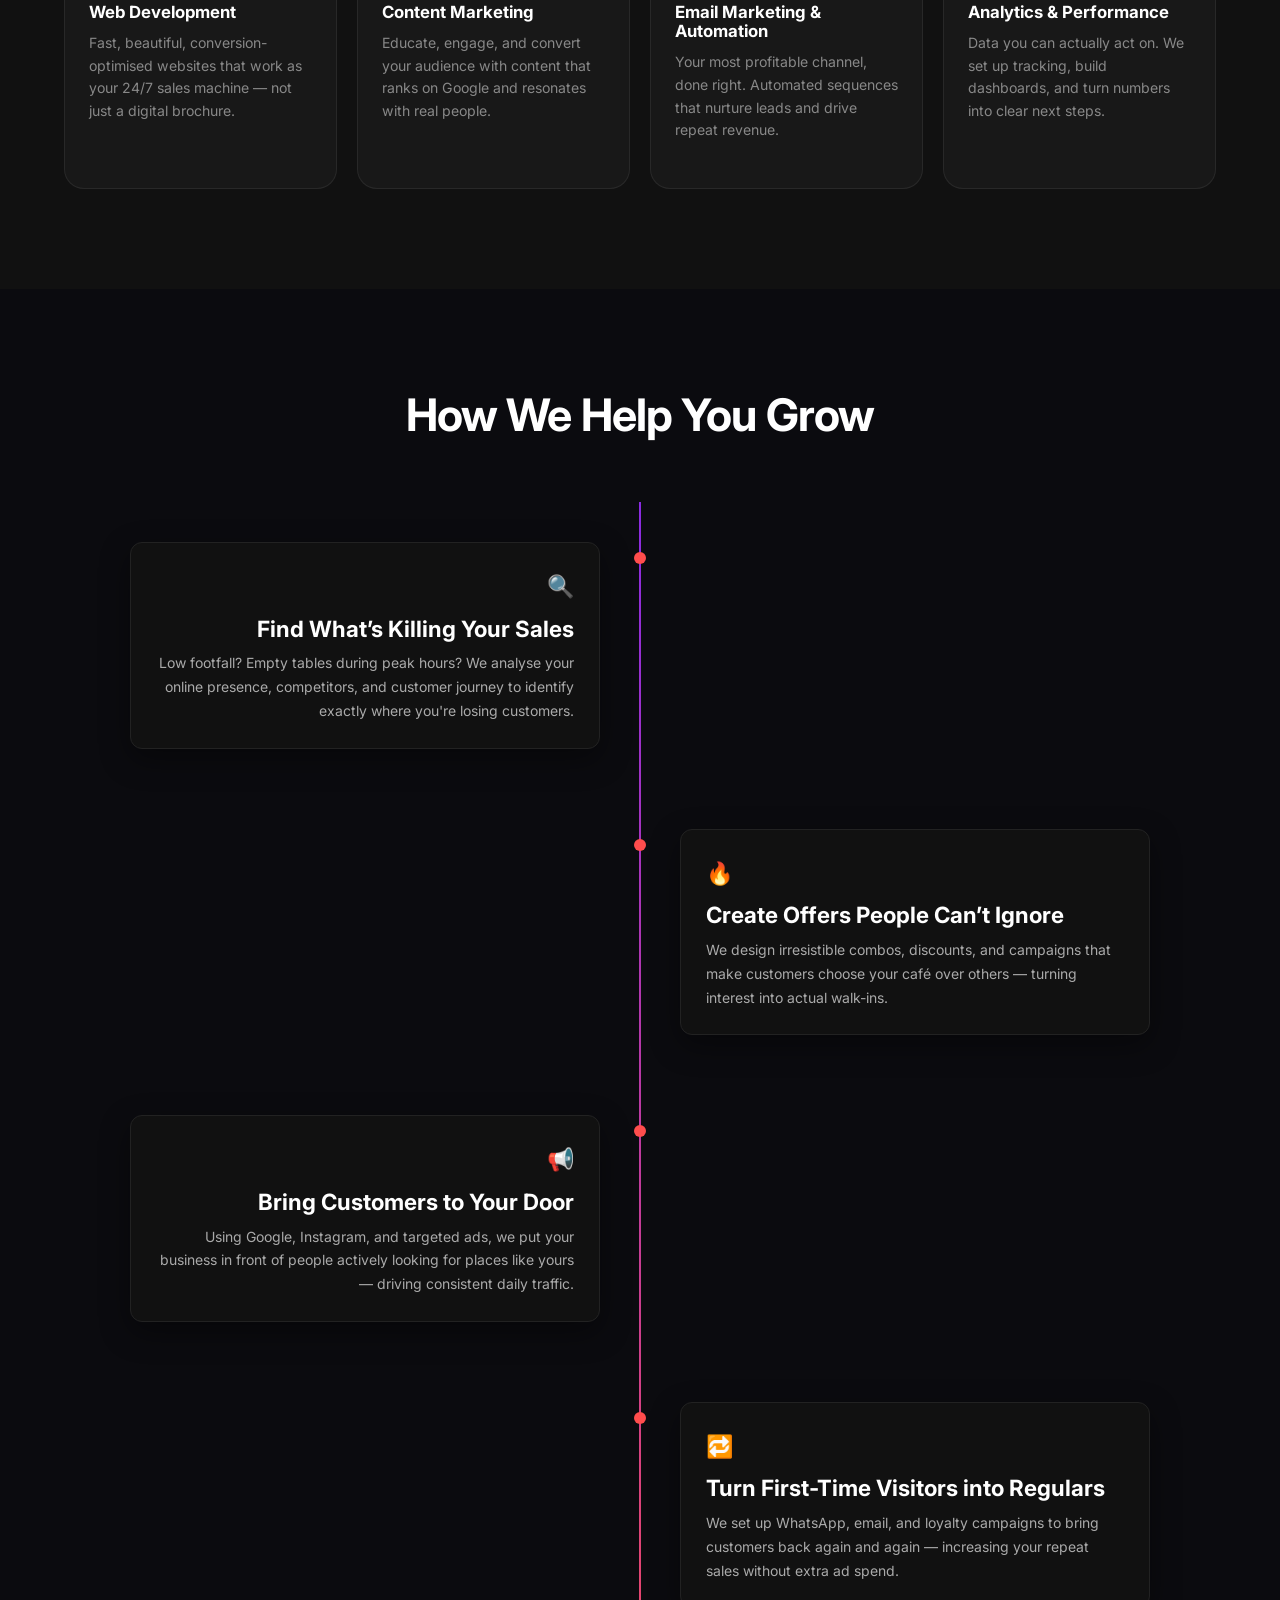
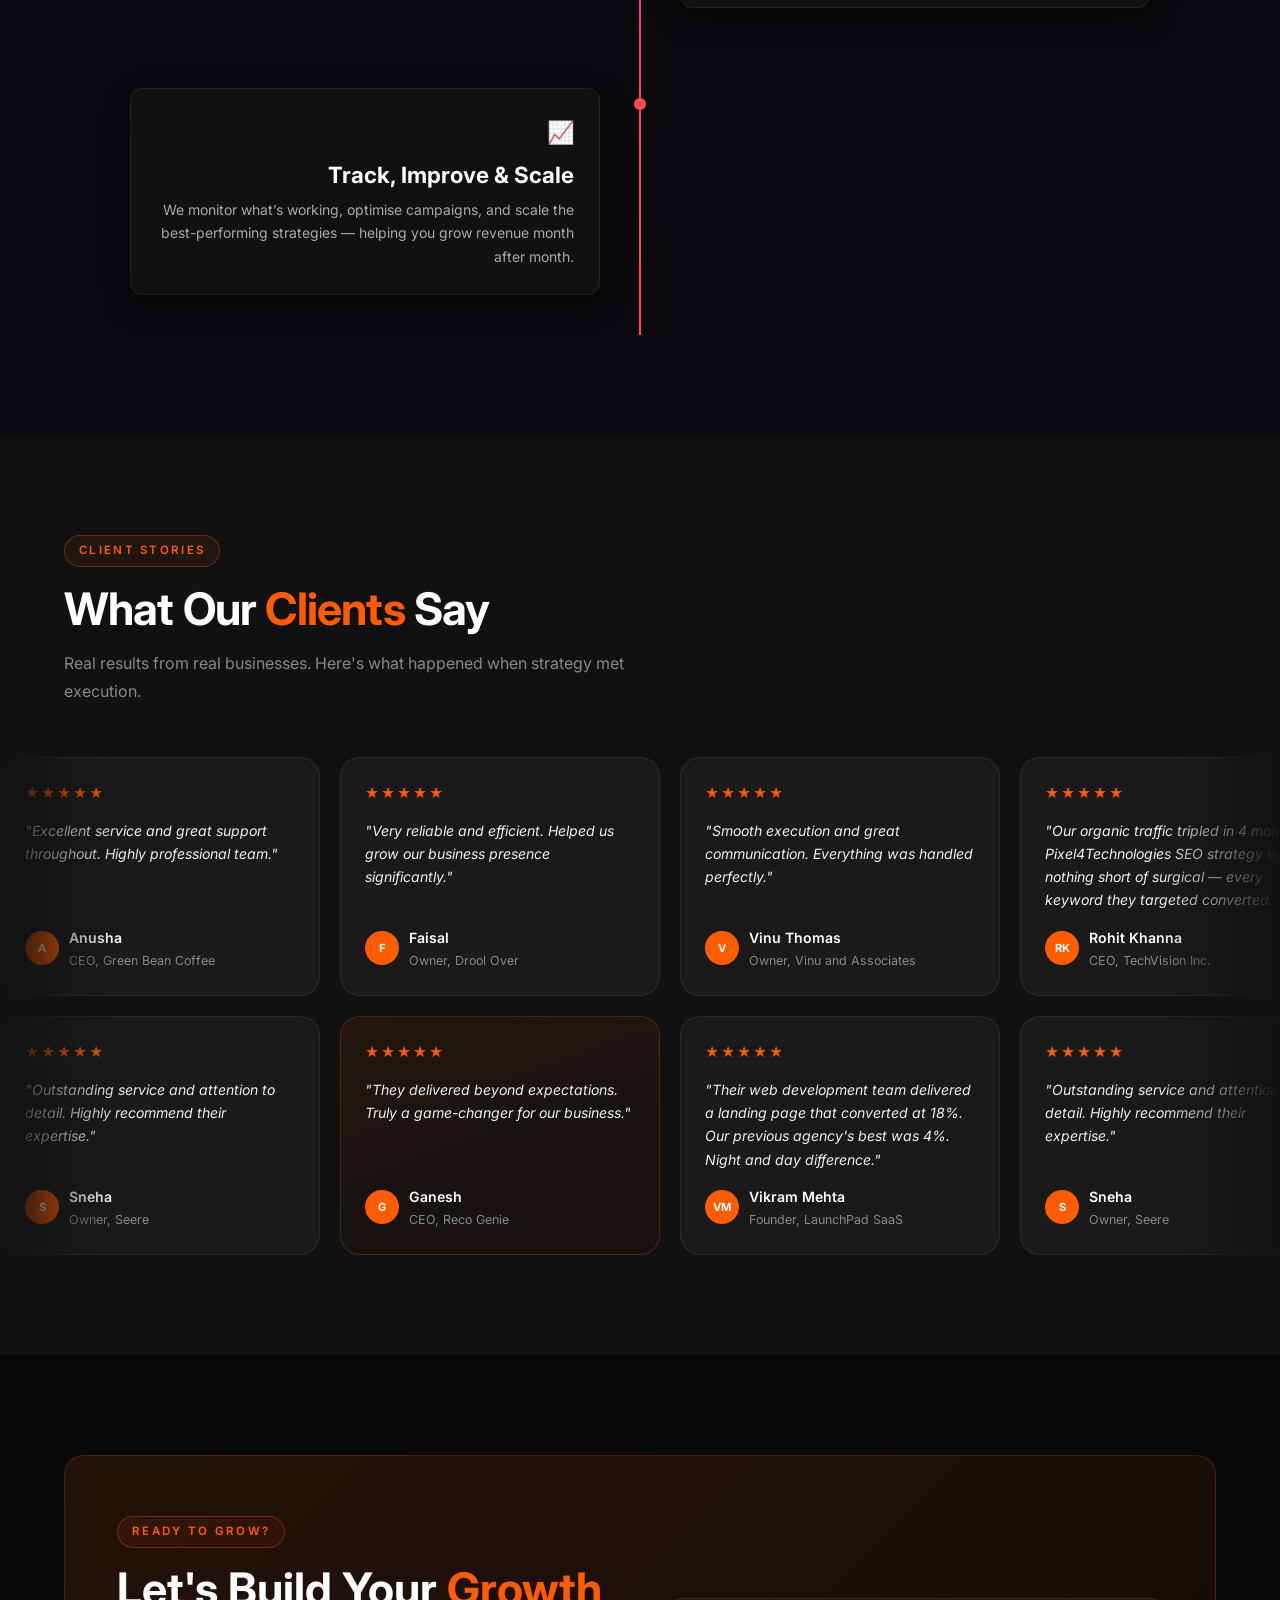
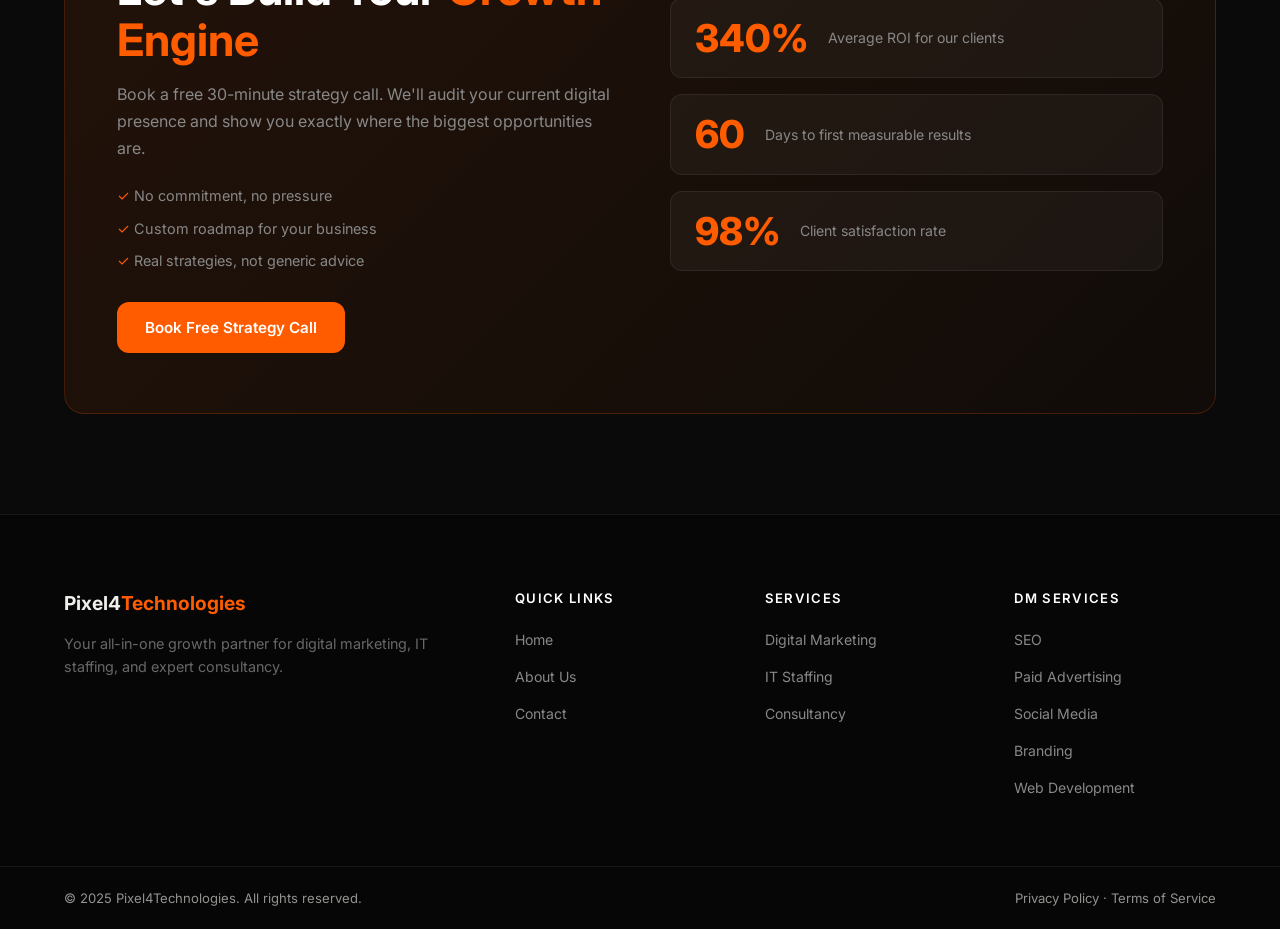
<file: DM.html>
<!DOCTYPE html>
<html lang="en">
<head>
<meta charset="UTF-8"/>
<meta name="viewport" content="width=device-width,initial-scale=1.0"/>
<title>Digital Marketing – Pixel4Technologies</title>
<meta name="description" content="Full-service digital marketing — SEO, paid ads, social media, branding, and web development to dominate your market online."/>
<link rel="preconnect" href="https://fonts.googleapis.com"/>
<link rel="preconnect" href="https://fonts.gstatic.com" crossorigin/>
<link href="https://fonts.googleapis.com/css2?family=Inter:wght@300;400;500;600;700;800;900&display=swap" rel="stylesheet"/>
<link rel="stylesheet" href="DM.css"/>
</head>
<body>

<!-- ═══════════ NAVBAR ═══════════ -->
<nav class="navbar">
  <div class="navbar-inner">
    <a href="index.html" class="navbar-logo">Pixel<span class="logo-accent">4</span>Technologies</a>
    <div class="navbar-links">
      <a href="index.html"       class="nav-link">Home</a>
      <a href="DM.html"          class="nav-link nav-link--active">Digital Marketing</a>
      <a href="Staffing.html"    class="nav-link">IT Staffing</a>
      <a href="Consultancy.html" class="nav-link">Consultancy</a>
      <a href="about.html"       class="nav-link">About</a>
      <a href="Contact.html"     class="nav-link">Contact</a>
    </div>
    <a href="Contact.html" class="navbar-cta">Get Started</a>
    <div id="menuBtn">
      <div class="bar"></div>
      <div class="bar"></div>
      <div class="bar"></div>
    </div>
  </div>
</nav>

<div id="menuOverlay"></div>
<div id="mobileMenu">
  <div id="closeMenu"></div>
  <a href="index.html"       class="mob-link">Home</a>
  <a href="DM.html"          class="mob-link mob-active">Digital Marketing</a>
  <a href="Staffing.html"    class="mob-link">IT Staffing</a>
  <a href="Consultancy.html" class="mob-link">Consultancy</a>
  <a href="about.html"       class="mob-link">About</a>
  <a href="Contact.html"     class="mob-link">Contact</a>
  <a href="Contact.html"     class="mob-cta">Get Started</a>
</div>

<script>
(function(){
  const btn=document.getElementById('menuBtn'),menu=document.getElementById('mobileMenu'),
        close=document.getElementById('closeMenu'),overlay=document.getElementById('menuOverlay');
  let open=false;
  function openM(){open=true;menu.style.right='0';btn.classList.add('active');overlay.classList.add('visible');document.body.style.overflow='hidden';}
  function closeM(){open=false;menu.style.right='-100%';btn.classList.remove('active');overlay.classList.remove('visible');document.body.style.overflow='';}
  btn.addEventListener('click',()=>open?closeM():openM());
  close.addEventListener('click',closeM);
  overlay.addEventListener('click',closeM);
  menu.querySelectorAll('a').forEach(a=>a.addEventListener('click',closeM));
  document.addEventListener('keydown',e=>{if(e.key==='Escape')closeM();});
})();
</script>

<!-- ═══════════ HERO ═══════════ -->
<section class="dm-hero">
  <div class="dm-hero-glow"></div>
  <div class="dm-hero-grid"></div>
  <div class="dm-hero-inner">
    <div class="section-label">Digital Marketing</div>
    <h1>Your Brand, <span class="accent">Everywhere</span><br/>That Matters.</h1>
    <p class="dm-hero-sub">We craft data-driven marketing systems that attract the right audience, convert them into customers, and keep them coming back — across every channel that counts.</p>
    <div class="dm-hero-ctas">
      <a href="Contact.html" class="cta-primary">Get a Free Strategy Call</a>
      <a href="#services"    class="cta-ghost">See Our Services ↓</a>
    </div>
    <div class="dm-hero-stats">
      <div class="stat-item"><span class="stat-n">340%</span><span class="stat-l">Avg. ROI Delivered</span></div>
      <div class="stat-div"></div>
      <div class="stat-item"><span class="stat-n">20+</span><span class="stat-l">Brands Grown</span></div>
      <div class="stat-div"></div>
      <div class="stat-item"><span class="stat-n">5+</span><span class="stat-l">Industries Served</span></div>
    </div>
  </div>
  <!-- floating badges -->
  <div class="hero-float f1">📈 +340% ROI</div>
  <div class="hero-float f2">🎯 Laser-Targeted Ads</div>
  <div class="hero-float f3">🔍 #1 Google Rankings</div>
</section>

<!-- ═══════════ SERVICES GRID ═══════════ -->
<section class="section dm-services" id="services">
  <div class="container">
    <div class="section-label">What We Do</div>
    <h2 class="section-heading">Full-Spectrum <span class="accent">Digital Marketing</span></h2>
    <p class="section-sub">Everything you need to dominate your market — under one roof, executed by specialists.</p>

    <div class="services-grid">

      <!-- SEO -->
      <div class="svc-card">
        <div class="svc-icon">🔍</div>
        <h3>Search Engine Optimisation</h3>
        <p>Rank higher, get found faster. We audit, optimise, and build authority so your ideal customers discover you first.</p>
      </div>

      <!-- PPC -->
      <div class="svc-card">
        <div class="svc-icon">🎯</div>
        <h3>Pay-Per-Click Advertising</h3>
        <p>Every rupee measured, every click intentional. We build and manage campaigns that convert — not just click.</p>
      </div>

      <!-- Social Media -->
      <div class="svc-card">
        <div class="svc-icon">📱</div>
        <h3>Social Media Marketing</h3>
        <p>Build a brand people follow, engage, and buy from. We manage your presence across every major platform.</p>
      </div>

      <!-- Branding -->
      <div class="svc-card">
        <div class="svc-icon">✨</div>
        <h3>Branding & Identity</h3>
        <p>Your brand is more than a logo. We craft a complete visual and messaging identity that stands out and sticks.</p>
      </div>

      <!-- Web Development -->
      <div class="svc-card">
        <div class="svc-icon">💻</div>
        <h3>Web Development</h3>
        <p>Fast, beautiful, conversion-optimised websites that work as your 24/7 sales machine — not just a digital brochure.</p>
      </div>

      <!-- Content Marketing -->
      <div class="svc-card">
        <div class="svc-icon">✍️</div>
        <h3>Content Marketing</h3>
        <p>Educate, engage, and convert your audience with content that ranks on Google and resonates with real people.</p>
      </div>

      <!-- Email Marketing -->
      <div class="svc-card">
        <div class="svc-icon">📧</div>
        <h3>Email Marketing & Automation</h3>
        <p>Your most profitable channel, done right. Automated sequences that nurture leads and drive repeat revenue.</p>
      </div>

      <!-- Analytics -->
      <div class="svc-card">
        <div class="svc-icon">📊</div>
        <h3>Analytics & Performance</h3>
        <p>Data you can actually act on. We set up tracking, build dashboards, and turn numbers into clear next steps.</p>
      </div>

    </div>
  </div>
</section>

<!-- ═══════════ PROCESS ═══════════ -->
<section class="section dm-process dark">
  <div class="container">
    <h2 class="section-heading center">How We Help You Grow</h2>

    <div class="timeline">

      <!-- Line -->
      <div class="timeline-line"></div>

      <!-- Step 1 -->
      <div class="timeline-item left">
        <div class="timeline-dot"></div>
        <div class="timeline-content">
          <div class="icon">🔍</div>
          <h3>Find What’s Killing Your Sales</h3>
          <p>Low footfall? Empty tables during peak hours? We analyse your online presence, competitors, and customer journey to identify exactly where you're losing customers.</p>
        </div>
      </div>

      <!-- Step 2 -->
      <div class="timeline-item right">
        <div class="timeline-dot"></div>
        <div class="timeline-content">
          <div class="icon">🔥</div>
          <h3>Create Offers People Can’t Ignore</h3>
          <p>We design irresistible combos, discounts, and campaigns that make customers choose your café over others — turning interest into actual walk-ins.</p>
        </div>
      </div>

      <!-- Step 3 -->
      <div class="timeline-item left">
        <div class="timeline-dot"></div>
        <div class="timeline-content">
          <div class="icon">📢</div>
          <h3>Bring Customers to Your Door</h3>
          <p>Using Google, Instagram, and targeted ads, we put your business in front of people actively looking for places like yours — driving consistent daily traffic.</p>
        </div>
      </div>

      <!-- Step 4 -->
      <div class="timeline-item right">
        <div class="timeline-dot"></div>
        <div class="timeline-content">
          <div class="icon">🔁</div>
          <h3>Turn First-Time Visitors into Regulars</h3>
          <p>We set up WhatsApp, email, and loyalty campaigns to bring customers back again and again — increasing your repeat sales without extra ad spend.</p>
        </div>
      </div>

      <!-- Step 5 -->
      <div class="timeline-item left">
        <div class="timeline-dot"></div>
        <div class="timeline-content">
          <div class="icon">📈</div>
          <h3>Track, Improve & Scale</h3>
          <p>We monitor what’s working, optimise campaigns, and scale the best-performing strategies — helping you grow revenue month after month.</p>
        </div>
      </div>

    </div>
  </div>
</section>

<!-- ═══════════ TESTIMONIALS — DUAL MARQUEE ═══════════ -->
<section class="section dm-testimonials">
  <div class="container">
    <div class="section-label">Client Stories</div>
    <h2 class="section-heading">What Our <span class="accent">Clients</span> Say</h2>
    <p class="section-sub">Real results from real businesses. Here's what happened when strategy met execution.</p>
  </div>

  <!-- Row 1 — scrolls left -->
<div class="marquee-outer">
  <div class="marquee-row row-left">

    <!-- NEW CARDS ADDED -->
    <div class="tcard">
      <div class="tcard-stars">★★★★★</div>
      <p class="tcard-quote">"Excellent service and great support throughout. Highly professional team."</p>
      <div class="tcard-author"><div class="tcard-av">A</div><div><div class="tcard-name">Anusha</div><div class="tcard-role">CEO, Green Bean Coffee</div></div></div>
    </div>

    <div class="tcard">
      <div class="tcard-stars">★★★★★</div>
      <p class="tcard-quote">"Very reliable and efficient. Helped us grow our business presence significantly."</p>
      <div class="tcard-author"><div class="tcard-av">F</div><div><div class="tcard-name">Faisal</div><div class="tcard-role">Owner, Drool Over</div></div></div>
    </div>

    <div class="tcard">
      <div class="tcard-stars">★★★★★</div>
      <p class="tcard-quote">"Smooth execution and great communication. Everything was handled perfectly."</p>
      <div class="tcard-author"><div class="tcard-av">V</div><div><div class="tcard-name">Vinu Thomas</div><div class="tcard-role">Owner, Vinu and Associates</div></div></div>
    </div>

    <!-- EXISTING CONTENT (UNCHANGED) -->
    <div class="tcard">
      <div class="tcard-stars">★★★★★</div>
      <p class="tcard-quote">"Our organic traffic tripled in 4 months. Pixel4Technologies SEO strategy was nothing short of surgical — every keyword they targeted converted."</p>
      <div class="tcard-author"><div class="tcard-av">RK</div><div><div class="tcard-name">Rohit Khanna</div><div class="tcard-role">CEO, TechVision Inc.</div></div></div>
    </div>

    <!-- (keep rest of your existing cards exactly same...) -->

    <!-- DUPLICATE NEW CARDS FOR LOOP -->
    <div class="tcard">
      <div class="tcard-stars">★★★★★</div>
      <p class="tcard-quote">"Excellent service and great support throughout. Highly professional team."</p>
      <div class="tcard-author"><div class="tcard-av">A</div><div><div class="tcard-name">Anusha</div><div class="tcard-role">CEO, Green Bean Coffee</div></div></div>
    </div>

    <div class="tcard">
      <div class="tcard-stars">★★★★★</div>
      <p class="tcard-quote">"Very reliable and efficient. Helped us grow our business presence significantly."</p>
      <div class="tcard-author"><div class="tcard-av">F</div><div><div class="tcard-name">Faisal</div><div class="tcard-role">Owner, Drool Over</div></div></div>
    </div>

    <div class="tcard">
      <div class="tcard-stars">★★★★★</div>
      <p class="tcard-quote">"Smooth execution and great communication. Everything was handled perfectly."</p>
      <div class="tcard-author"><div class="tcard-av">V</div><div><div class="tcard-name">Vinu Thomas</div><div class="tcard-role">Owner, Vinu and Associates</div></div></div>
    </div>

  </div>
</div>

  <!-- Row 2 — scrolls right -->
<div class="marquee-outer">
  <div class="marquee-row row-right">

    <!-- NEW CARDS ADDED -->
    <div class="tcard">
      <div class="tcard-stars">★★★★★</div>
      <p class="tcard-quote">"Outstanding service and attention to detail. Highly recommend their expertise."</p>
      <div class="tcard-author"><div class="tcard-av">S</div><div><div class="tcard-name">Sneha</div><div class="tcard-role">Owner, Seere</div></div></div>
    </div>

    <div class="tcard tcard-highlight">
      <div class="tcard-stars">★★★★★</div>
      <p class="tcard-quote">"They delivered beyond expectations. Truly a game-changer for our business."</p>
      <div class="tcard-author"><div class="tcard-av">G</div><div><div class="tcard-name">Ganesh</div><div class="tcard-role">CEO, Reco Genie</div></div></div>
    </div>

    <!-- EXISTING CONTENT (UNCHANGED) -->
    <div class="tcard">
      <div class="tcard-stars">★★★★★</div>
      <p class="tcard-quote">"Their web development team delivered a landing page that converted at 18%. Our previous agency's best was 4%. Night and day difference."</p>
      <div class="tcard-author"><div class="tcard-av">VM</div><div><div class="tcard-name">Vikram Mehta</div><div class="tcard-role">Founder, LaunchPad SaaS</div></div></div>
    </div>

    <!-- (keep rest of your existing cards exactly same...) -->

    <!-- DUPLICATE NEW CARDS -->
    <div class="tcard">
      <div class="tcard-stars">★★★★★</div>
      <p class="tcard-quote">"Outstanding service and attention to detail. Highly recommend their expertise."</p>
      <div class="tcard-author"><div class="tcard-av">S</div><div><div class="tcard-name">Sneha</div><div class="tcard-role">Owner, Seere</div></div></div>
    </div>

    <div class="tcard tcard-highlight">
      <div class="tcard-stars">★★★★★</div>
      <p class="tcard-quote">"They delivered beyond expectations. Truly a game-changer for our business."</p>
      <div class="tcard-author"><div class="tcard-av">G</div><div><div class="tcard-name">Ganesh</div><div class="tcard-role">CEO, Reco Genie</div></div></div>
    </div>

  </div>
</div>
</section>

<!-- ═══════════ CTA BANNER ═══════════ -->
<section class="section dm-cta">
  <div class="container">
    <div class="cta-box">
      <div class="cta-box-left">
        <div class="section-label">Ready to Grow?</div>
        <h2>Let's Build Your <span class="accent">Growth Engine</span></h2>
        <p>Book a free 30-minute strategy call. We'll audit your current digital presence and show you exactly where the biggest opportunities are.</p>
        <ul class="cta-promises">
          <li>✓ No commitment, no pressure</li>
          <li>✓ Custom roadmap for your business</li>
          <li>✓ Real strategies, not generic advice</li>
        </ul>
        <a href="Contact.html" class="cta-primary">Book Free Strategy Call</a>
      </div>
      <div class="cta-box-right">
        <div class="cta-stat-card"><span class="cta-big">340%</span><span>Average ROI for our clients</span></div>
        <div class="cta-stat-card"><span class="cta-big">60</span><span>Days to first measurable results</span></div>
        <div class="cta-stat-card"><span class="cta-big">98%</span><span>Client satisfaction rate</span></div>
      </div>
    </div>
  </div>
</section>

<!-- ═══════════ FOOTER ═══════════ -->
<footer class="footer">
  <div class="container footer-inner">
    <div class="footer-brand">
      <a href="index.html" class="footer-logo">Pixel4<span class="accent">Technologies</span></a>
      <p class="footer-desc">Your all-in-one growth partner for digital marketing, IT staffing, and expert consultancy.</p>
      <!-- <div class="social-links">
        <a href="#" aria-label="LinkedIn">in</a>
        <a href="#" aria-label="Twitter">𝕏</a>
        <a href="#" aria-label="Instagram">ig</a>
        <a href="#" aria-label="YouTube">yt</a>
      </div> -->
    </div>
    <div class="footer-col">
      <h5>Quick Links</h5>
      <ul>
        <li><a href="index.html">Home</a></li>
        <li><a href="about.html">About Us</a></li>
        <li><a href="Contact.html">Contact</a></li>
      </ul>
    </div>
    <div class="footer-col">
      <h5>Services</h5>
      <ul>
        <li><a href="DM.html">Digital Marketing</a></li>
        <li><a href="Staffing.html">IT Staffing</a></li>
        <li><a href="Consultancy.html">Consultancy</a></li>
      </ul>
    </div>
    <div class="footer-col">
      <h5>DM Services</h5>
      <ul>
        <li><a href="DM.html">SEO</a></li>
        <li><a href="DM.html">Paid Advertising</a></li>
        <li><a href="DM.html">Social Media</a></li>
        <li><a href="DM.html">Branding</a></li>
        <li><a href="DM.html">Web Development</a></li>
      </ul>
    </div>
  </div>
  <div class="footer-bottom">
    <div class="container footer-bottom-inner">
      <span>© 2025 Pixel4Technologies. All rights reserved.</span>
      <span>Privacy Policy · Terms of Service</span>
    </div>
  </div>
</footer>

</body>
<script>
const items = document.querySelectorAll('.timeline-item');

function showOnScroll() {
  const triggerBottom = window.innerHeight * 0.85;

  items.forEach(item => {
    const boxTop = item.getBoundingClientRect().top;

    if (boxTop < triggerBottom) {
      item.classList.add('show');
    }
  });
}

window.addEventListener('scroll', showOnScroll);
showOnScroll();
</script>
</html>
</file>
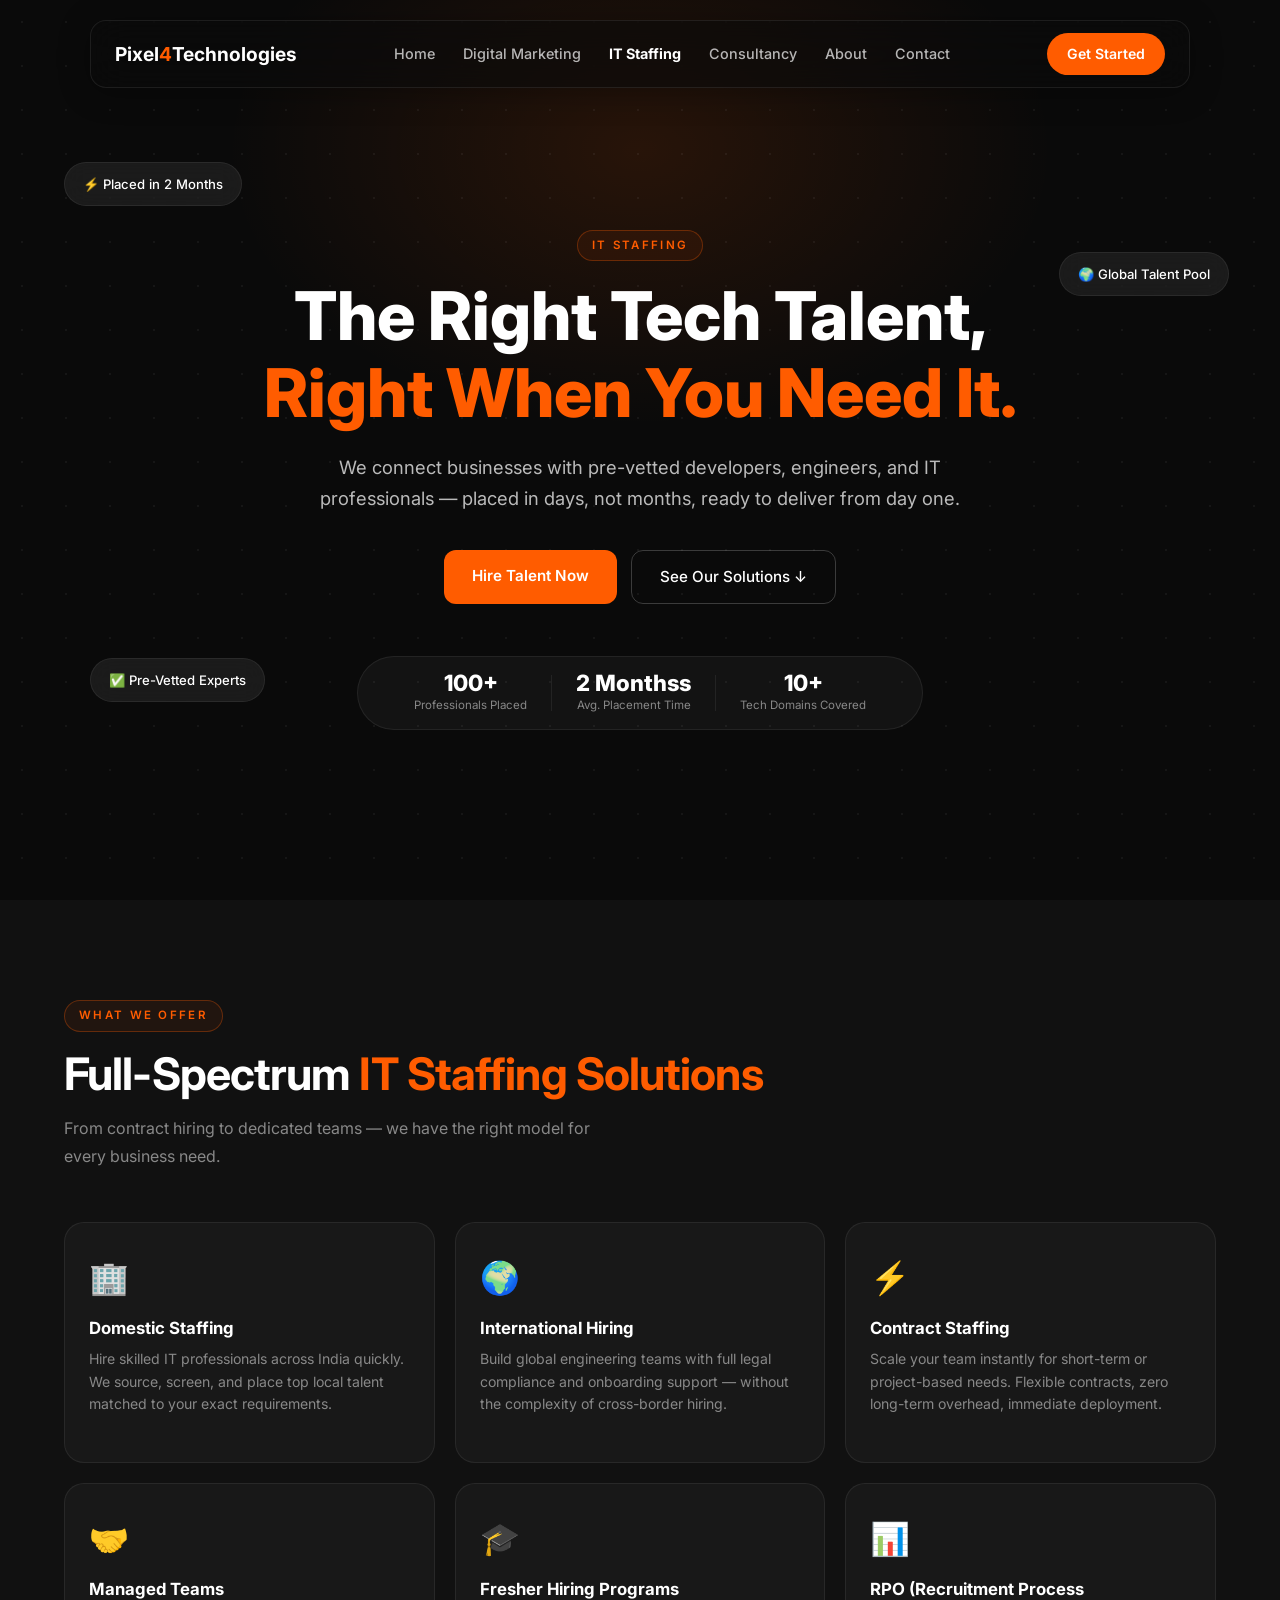
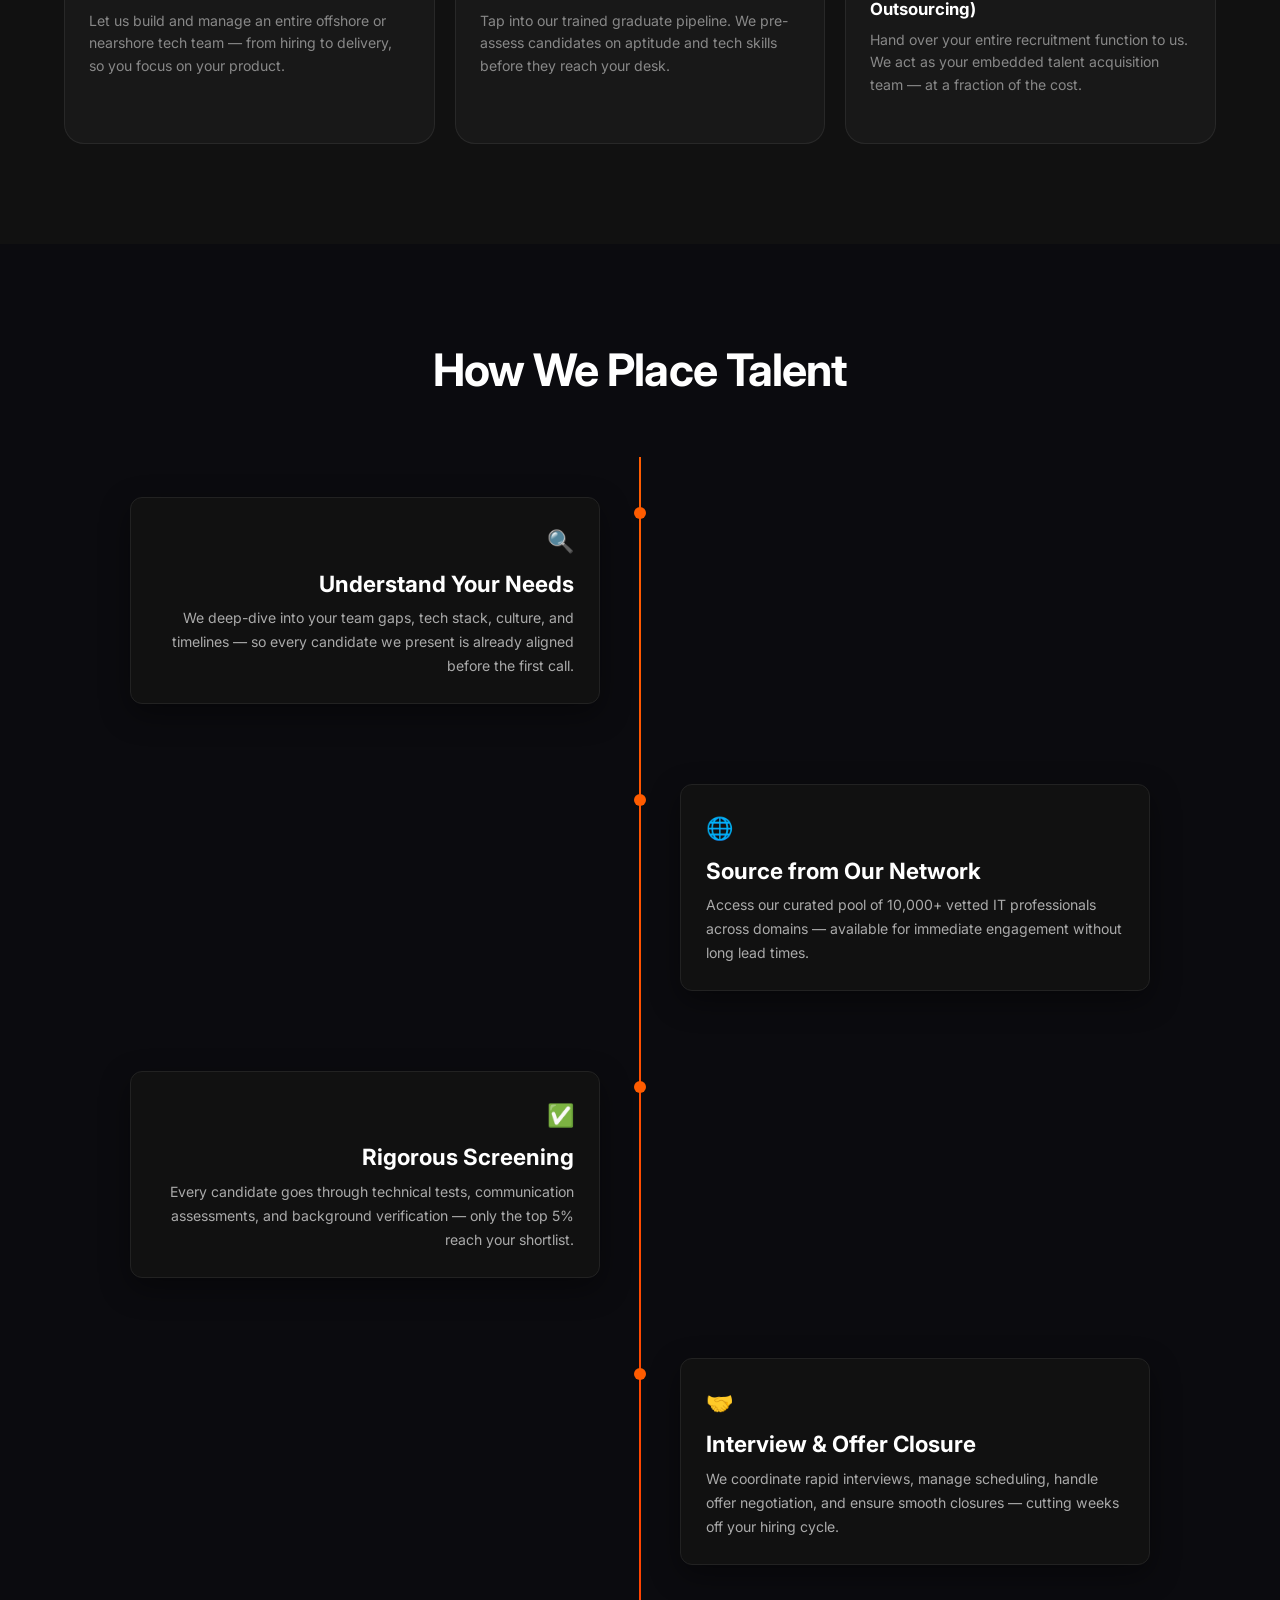
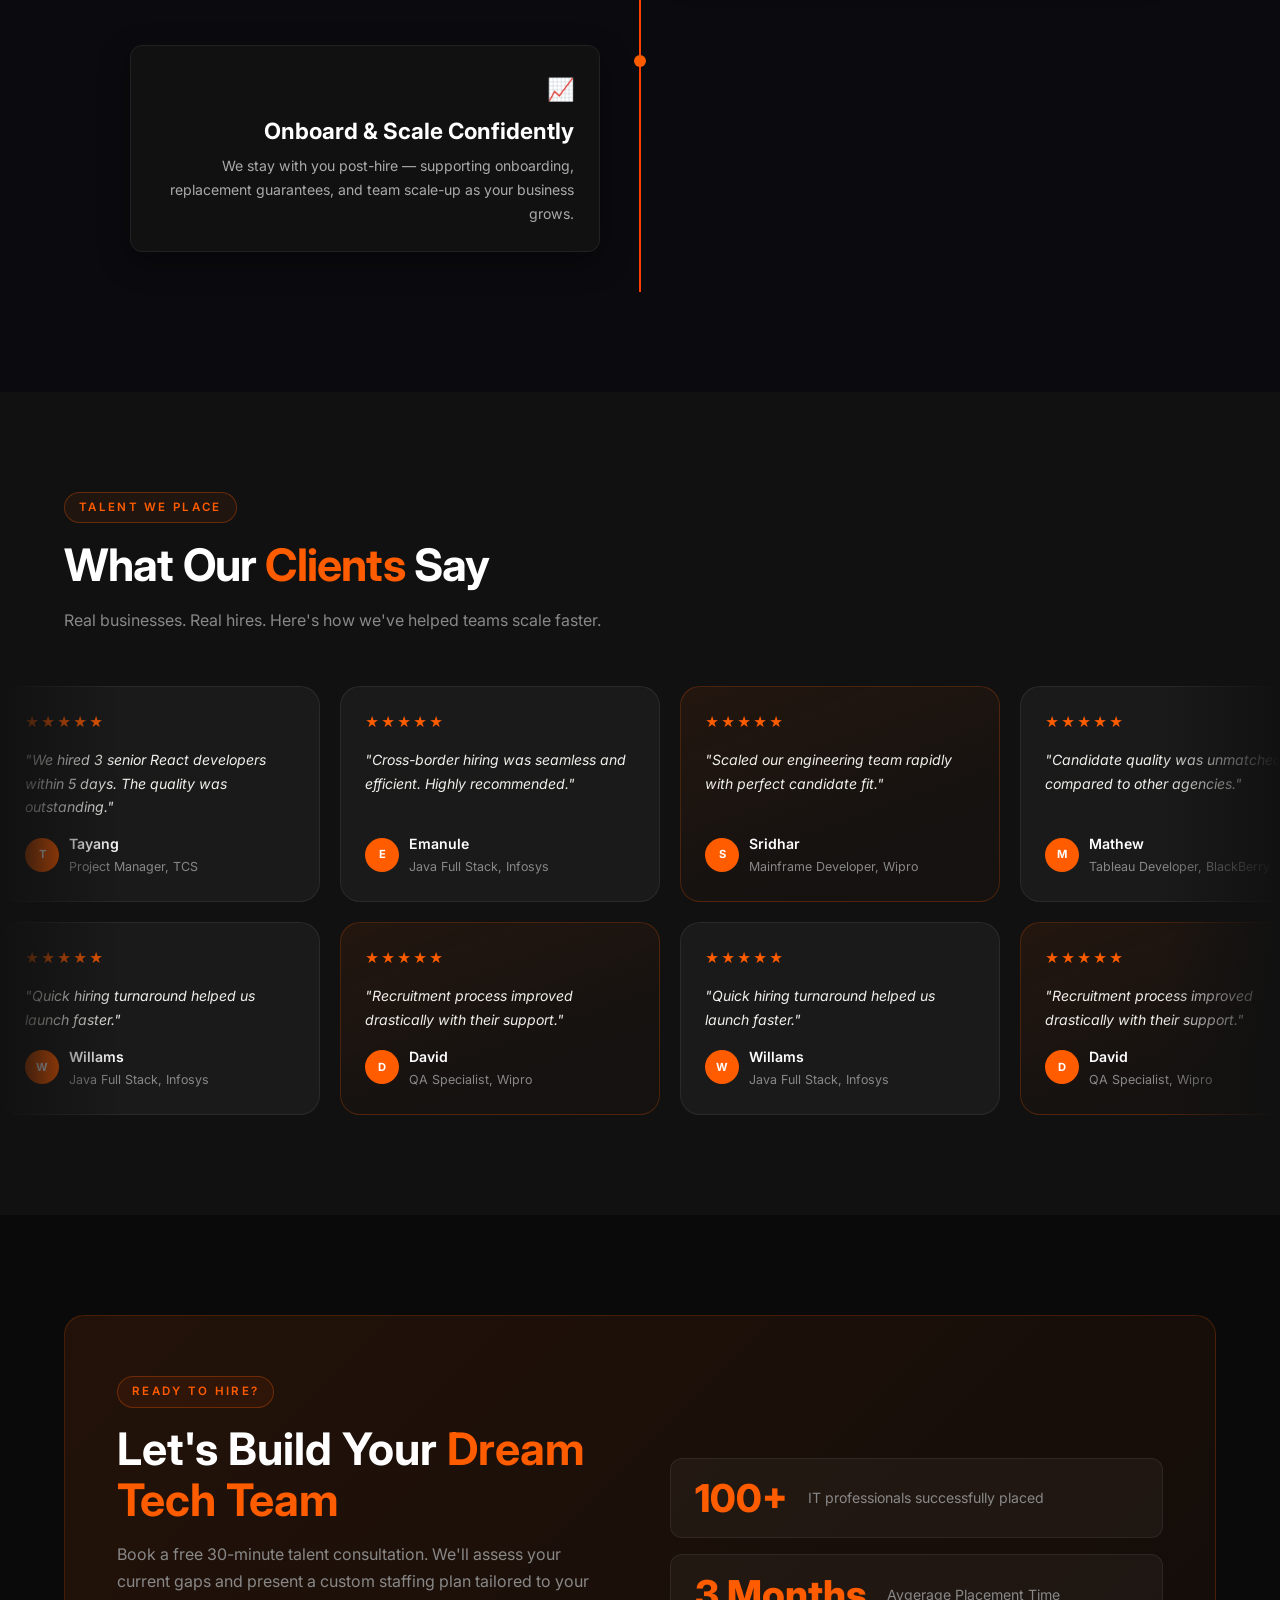
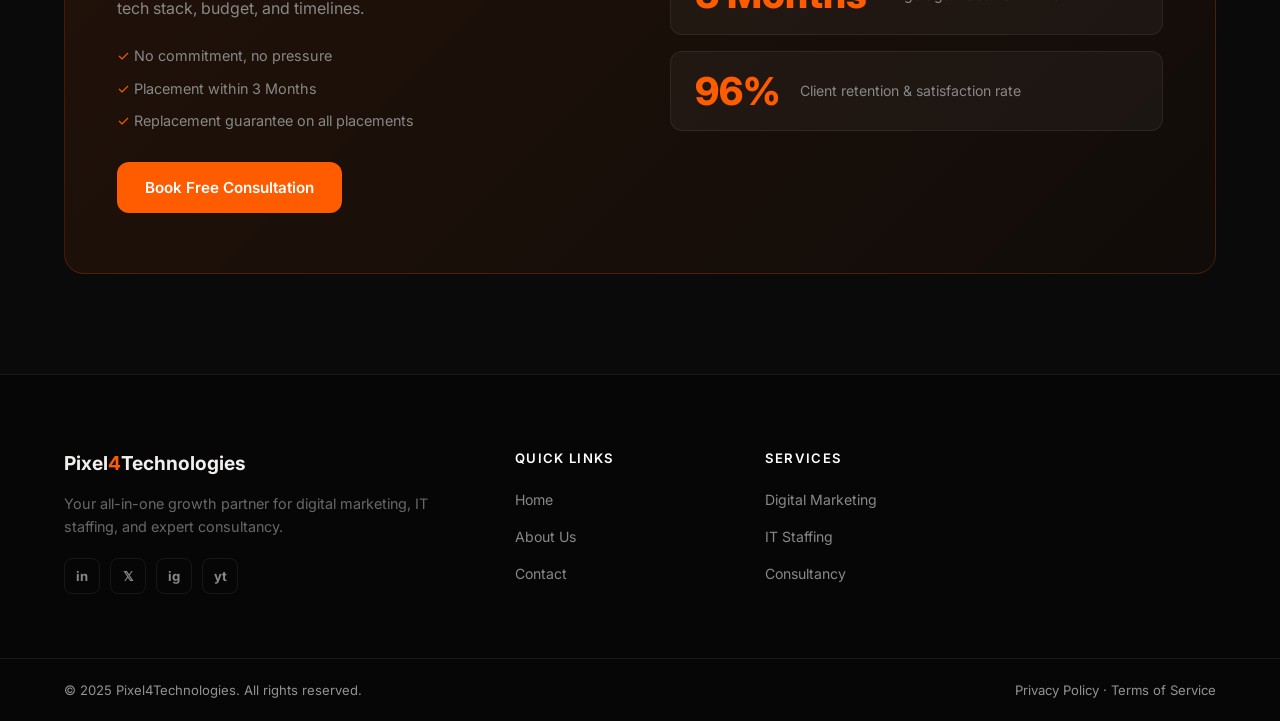
<file: Staffing.html>
<!DOCTYPE html>
<html lang="en">
<head>
<meta charset="UTF-8"/>
<meta name="viewport" content="width=device-width,initial-scale=1.0"/>
<title>IT Staffing – Pixel4Technologies</title>
<meta name="description" content="Pre-vetted developers, engineers, and IT professionals placed in days. Domestic, international, contract, and dedicated staffing solutions."/>
<link rel="preconnect" href="https://fonts.googleapis.com"/>
<link rel="preconnect" href="https://fonts.gstatic.com" crossorigin/>
<link href="https://fonts.googleapis.com/css2?family=Inter:wght@300;400;500;600;700;800;900&display=swap" rel="stylesheet"/>
<link rel="stylesheet" href="Staffing.css"/>
</head>
<body>

<!-- ═══════════ NAVBAR ═══════════ -->
<nav class="navbar">
  <div class="navbar-inner">
    <a href="index.html" class="navbar-logo">Pixel<span class="logo-accent">4</span>Technologies</a>
    <div class="navbar-links">
      <a href="index.html"       class="nav-link">Home</a>
      <a href="DM.html"          class="nav-link">Digital Marketing</a>
      <a href="Staffing.html"    class="nav-link nav-link--active">IT Staffing</a>
      <a href="Consultancy.html" class="nav-link">Consultancy</a>
      <a href="about.html"       class="nav-link">About</a>
      <a href="Contact.html"     class="nav-link">Contact</a>
    </div>
    <a href="Contact.html" class="navbar-cta">Get Started</a>
    <div id="menuBtn">
      <div class="bar"></div>
      <div class="bar"></div>
      <div class="bar"></div>
    </div>
  </div>
</nav>

<div id="menuOverlay"></div>
<div id="mobileMenu">
  <div id="closeMenu"></div>
  <a href="index.html"       class="mob-link">Home</a>
  <a href="DM.html"          class="mob-link">Digital Marketing</a>
  <a href="Staffing.html"    class="mob-link mob-active">IT Staffing</a>
  <a href="Consultancy.html" class="mob-link">Consultancy</a>
  <a href="about.html"       class="mob-link">About</a>
  <a href="Contact.html"     class="mob-link">Contact</a>
  <a href="Contact.html"     class="mob-cta">Get Started</a>
</div>

<script>
(function(){
  const btn=document.getElementById('menuBtn'),menu=document.getElementById('mobileMenu'),
        close=document.getElementById('closeMenu'),overlay=document.getElementById('menuOverlay');
  let open=false;
  function openM(){open=true;menu.style.right='0';btn.classList.add('active');overlay.classList.add('visible');document.body.style.overflow='hidden';}
  function closeM(){open=false;menu.style.right='-100%';btn.classList.remove('active');overlay.classList.remove('visible');document.body.style.overflow='';}
  btn.addEventListener('click',()=>open?closeM():openM());
  close.addEventListener('click',closeM);
  overlay.addEventListener('click',closeM);
  menu.querySelectorAll('a').forEach(a=>a.addEventListener('click',closeM));
  document.addEventListener('keydown',e=>{if(e.key==='Escape')closeM();});
})();
</script>

<!-- ═══════════ HERO ═══════════ -->
<section class="dm-hero">
  <div class="dm-hero-glow"></div>
  <div class="dm-hero-grid"></div>
  <div class="dm-hero-inner">
    <div class="section-label">IT Staffing</div>
    <h1>The Right Tech Talent,<br/><span class="accent">Right When You Need It.</span></h1>
    <p class="dm-hero-sub">We connect businesses with pre-vetted developers, engineers, and IT professionals — placed in days, not months, ready to deliver from day one.</p>
    <div class="dm-hero-ctas">
      <a href="Contact.html" class="cta-primary">Hire Talent Now</a>
      <a href="#staffing-services" class="cta-ghost">See Our Solutions ↓</a>
    </div>
    <div class="dm-hero-stats">
      <div class="stat-item"><span class="stat-n">100+</span><span class="stat-l">Professionals Placed</span></div>
      <div class="stat-div"></div>
      <div class="stat-item"><span class="stat-n">2 Monthss</span><span class="stat-l">Avg. Placement Time</span></div>
      <div class="stat-div"></div>
      <div class="stat-item"><span class="stat-n">10+</span><span class="stat-l">Tech Domains Covered</span></div>
    </div>
  </div>
  <!-- floating badges -->
  <div class="hero-float f1">⚡ Placed in 2 Months</div>
  <div class="hero-float f2">🌍 Global Talent Pool</div>
  <div class="hero-float f3">✅ Pre-Vetted Experts</div>
</section>

<!-- ═══════════ SERVICES GRID ═══════════ -->
<section class="section dm-services" id="staffing-services">
  <div class="container">
    <div class="section-label">What We Offer</div>
    <h2 class="section-heading">Full-Spectrum <span class="accent">IT Staffing Solutions</span></h2>
    <p class="section-sub">From contract hiring to dedicated teams — we have the right model for every business need.</p>

    <div class="services-grid">

      <div class="svc-card">
        <div class="svc-icon">🏢</div>
        <h3>Domestic Staffing</h3>
        <p>Hire skilled IT professionals across India quickly. We source, screen, and place top local talent matched to your exact requirements.</p>
      </div>

      <div class="svc-card">
        <div class="svc-icon">🌍</div>
        <h3>International Hiring</h3>
        <p>Build global engineering teams with full legal compliance and onboarding support — without the complexity of cross-border hiring.</p>
      </div>

      <div class="svc-card">
        <div class="svc-icon">⚡</div>
        <h3>Contract Staffing</h3>
        <p>Scale your team instantly for short-term or project-based needs. Flexible contracts, zero long-term overhead, immediate deployment.</p>
      </div>

      <div class="svc-card">
        <div class="svc-icon">🤝</div>
        <h3>Managed Teams</h3>
        <p>Let us build and manage an entire offshore or nearshore tech team — from hiring to delivery, so you focus on your product.</p>
      </div>

      <div class="svc-card">
        <div class="svc-icon">🎓</div>
        <h3>Fresher Hiring Programs</h3>
        <p>Tap into our trained graduate pipeline. We pre-assess candidates on aptitude and tech skills before they reach your desk.</p>
      </div>

      <div class="svc-card">
        <div class="svc-icon">📊</div>
        <h3>RPO (Recruitment Process Outsourcing)</h3>
        <p>Hand over your entire recruitment function to us. We act as your embedded talent acquisition team — at a fraction of the cost.</p>
      </div>

    </div>
  </div>
</section>

<!-- ═══════════ PROCESS / HOW WE WORK ═══════════ -->
<section class="section dm-process dark">
  <div class="container">
    <h2 class="section-heading center">How We Place Talent</h2>

    <div class="timeline">
      <div class="timeline-line"></div>

      <div class="timeline-item left">
        <div class="timeline-dot"></div>
        <div class="timeline-content">
          <div class="icon">🔍</div>
          <h3>Understand Your Needs</h3>
          <p>We deep-dive into your team gaps, tech stack, culture, and timelines — so every candidate we present is already aligned before the first call.</p>
        </div>
      </div>

      <div class="timeline-item right">
        <div class="timeline-dot"></div>
        <div class="timeline-content">
          <div class="icon">🌐</div>
          <h3>Source from Our Network</h3>
          <p>Access our curated pool of 10,000+ vetted IT professionals across domains — available for immediate engagement without long lead times.</p>
        </div>
      </div>

      <div class="timeline-item left">
        <div class="timeline-dot"></div>
        <div class="timeline-content">
          <div class="icon">✅</div>
          <h3>Rigorous Screening</h3>
          <p>Every candidate goes through technical tests, communication assessments, and background verification — only the top 5% reach your shortlist.</p>
        </div>
      </div>

      <div class="timeline-item right">
        <div class="timeline-dot"></div>
        <div class="timeline-content">
          <div class="icon">🤝</div>
          <h3>Interview & Offer Closure</h3>
          <p>We coordinate rapid interviews, manage scheduling, handle offer negotiation, and ensure smooth closures — cutting weeks off your hiring cycle.</p>
        </div>
      </div>

      <div class="timeline-item left">
        <div class="timeline-dot"></div>
        <div class="timeline-content">
          <div class="icon">📈</div>
          <h3>Onboard & Scale Confidently</h3>
          <p>We stay with you post-hire — supporting onboarding, replacement guarantees, and team scale-up as your business grows.</p>
        </div>
      </div>

    </div>
  </div>
</section>

<!-- ═══════════ ROLES WE FILL — MARQUEE ═══════════ -->
<section class="section dm-testimonials">
  <div class="container">
    <div class="section-label">Talent We Place</div>
    <h2 class="section-heading">What Our <span class="accent">Clients</span> Say</h2>
    <p class="section-sub">Real businesses. Real hires. Here's how we've helped teams scale faster.</p>
  </div>

  <!-- Row 1 -->
  <div class="marquee-outer">
    <div class="marquee-row row-left">

      <div class="tcard">
        <div class="tcard-stars">★★★★★</div>
        <p class="tcard-quote">"We hired 3 senior React developers within 5 days. The quality was outstanding."</p>
        <div class="tcard-author"><div class="tcard-av">T</div><div><div class="tcard-name">Tayang</div><div class="tcard-role">Project Manager, TCS</div></div></div>
      </div>

      <div class="tcard">
        <div class="tcard-stars">★★★★★</div>
        <p class="tcard-quote">"Cross-border hiring was seamless and efficient. Highly recommended."</p>
        <div class="tcard-author"><div class="tcard-av">E</div><div><div class="tcard-name">Emanule</div><div class="tcard-role">Java Full Stack, Infosys</div></div></div>
      </div>

      <div class="tcard tcard-highlight">
        <div class="tcard-stars">★★★★★</div>
        <p class="tcard-quote">"Scaled our engineering team rapidly with perfect candidate fit."</p>
        <div class="tcard-author"><div class="tcard-av">S</div><div><div class="tcard-name">Sridhar</div><div class="tcard-role">Mainframe Developer, Wipro</div></div></div>
      </div>

      <div class="tcard">
        <div class="tcard-stars">★★★★★</div>
        <p class="tcard-quote">"Candidate quality was unmatched compared to other agencies."</p>
        <div class="tcard-author"><div class="tcard-av">M</div><div><div class="tcard-name">Mathew</div><div class="tcard-role">Tableau Developer, BlackBerry</div></div></div>
      </div>

      <div class="tcard">
        <div class="tcard-stars">★★★★★</div>
        <p class="tcard-quote">"Contract staffing helped us scale instantly without hassle."</p>
        <div class="tcard-author"><div class="tcard-av">J</div><div><div class="tcard-name">John Alex</div><div class="tcard-role">QA Specialist, JP Morgan</div></div></div>
      </div>

      <div class="tcard">
        <div class="tcard-stars">★★★★★</div>
        <p class="tcard-quote">"Executive hiring was quick and highly professional."</p>
        <div class="tcard-author"><div class="tcard-av">T</div><div><div class="tcard-name">Triangu</div><div class="tcard-role">Project Manager, TCS</div></div></div>
      </div>

      <!-- Duplicate -->
      <div class="tcard">
        <div class="tcard-stars">★★★★★</div>
        <p class="tcard-quote">"We hired 3 senior React developers within 5 days. The quality was outstanding."</p>
        <div class="tcard-author"><div class="tcard-av">T</div><div><div class="tcard-name">Tayang</div><div class="tcard-role">Project Manager, TCS</div></div></div>
      </div>

      <div class="tcard">
        <div class="tcard-stars">★★★★★</div>
        <p class="tcard-quote">"Cross-border hiring was seamless and efficient. Highly recommended."</p>
        <div class="tcard-author"><div class="tcard-av">E</div><div><div class="tcard-name">Emanule</div><div class="tcard-role">Java Full Stack, Infosys</div></div></div>
      </div>

      <div class="tcard tcard-highlight">
        <div class="tcard-stars">★★★★★</div>
        <p class="tcard-quote">"Scaled our engineering team rapidly with perfect candidate fit."</p>
        <div class="tcard-author"><div class="tcard-av">S</div><div><div class="tcard-name">Sridhar</div><div class="tcard-role">Mainframe Developer, Wipro</div></div></div>
      </div>

      <div class="tcard">
        <div class="tcard-stars">★★★★★</div>
        <p class="tcard-quote">"Candidate quality was unmatched compared to other agencies."</p>
        <div class="tcard-author"><div class="tcard-av">M</div><div><div class="tcard-name">Mathew</div><div class="tcard-role">Tableau Developer, BlackBerry</div></div></div>
      </div>

      <div class="tcard">
        <div class="tcard-stars">★★★★★</div>
        <p class="tcard-quote">"Contract staffing helped us scale instantly without hassle."</p>
        <div class="tcard-author"><div class="tcard-av">J</div><div><div class="tcard-name">John Alex</div><div class="tcard-role">QA Specialist, JP Morgan</div></div></div>
      </div>

      <div class="tcard">
        <div class="tcard-stars">★★★★★</div>
        <p class="tcard-quote">"Executive hiring was quick and highly professional."</p>
        <div class="tcard-author"><div class="tcard-av">T</div><div><div class="tcard-name">Triangu</div><div class="tcard-role">Project Manager, TCS</div></div></div>
      </div>

    </div>
  </div>

  <!-- Row 2 -->
  <div class="marquee-outer">
    <div class="marquee-row row-right">

      <div class="tcard">
        <div class="tcard-stars">★★★★★</div>
        <p class="tcard-quote">"Quick hiring turnaround helped us launch faster."</p>
        <div class="tcard-author"><div class="tcard-av">W</div><div><div class="tcard-name">Willams</div><div class="tcard-role">Java Full Stack, Infosys</div></div></div>
      </div>

      <div class="tcard tcard-highlight">
        <div class="tcard-stars">★★★★★</div>
        <p class="tcard-quote">"Recruitment process improved drastically with their support."</p>
        <div class="tcard-author"><div class="tcard-av">D</div><div><div class="tcard-name">David</div><div class="tcard-role">QA Specialist, Wipro</div></div></div>
      </div>

      <!-- Duplicate -->
      <div class="tcard">
        <div class="tcard-stars">★★★★★</div>
        <p class="tcard-quote">"Quick hiring turnaround helped us launch faster."</p>
        <div class="tcard-author"><div class="tcard-av">W</div><div><div class="tcard-name">Willams</div><div class="tcard-role">Java Full Stack, Infosys</div></div></div>
      </div>

      <div class="tcard tcard-highlight">
        <div class="tcard-stars">★★★★★</div>
        <p class="tcard-quote">"Recruitment process improved drastically with their support."</p>
        <div class="tcard-author"><div class="tcard-av">D</div><div><div class="tcard-name">David</div><div class="tcard-role">QA Specialist, Wipro</div></div></div>
      </div>

    </div>
  </div>
</section>

<!-- ═══════════ CTA BANNER ═══════════ -->
<section class="section dm-cta">
  <div class="container">
    <div class="cta-box">
      <div class="cta-box-left">
        <div class="section-label">Ready to Hire?</div>
        <h2>Let's Build Your <span class="accent">Dream Tech Team</span></h2>
        <p>Book a free 30-minute talent consultation. We'll assess your current gaps and present a custom staffing plan tailored to your tech stack, budget, and timelines.</p>
        <ul class="cta-promises">
          <li>✓ No commitment, no pressure</li>
          <li>✓ Placement within 3 Months</li>
          <li>✓ Replacement guarantee on all placements</li>
        </ul>
        <a href="Contact.html" class="cta-primary">Book Free Consultation</a>
      </div>
      <div class="cta-box-right">
        <div class="cta-stat-card"><span class="cta-big">100+</span><span>IT professionals successfully placed</span></div>
        <div class="cta-stat-card"><span class="cta-big">3 Months</span><span>Avgerage Placement Time</span></div>
        <div class="cta-stat-card"><span class="cta-big">96%</span><span>Client retention &amp; satisfaction rate</span></div>
      </div>
    </div>
  </div>
</section>

<!-- ═══════════ FOOTER ═══════════ -->
<footer class="footer">
  <div class="container footer-inner">
    <div class="footer-brand">
      <a href="index.html" class="footer-logo">Pixel<span class="accent">4</span>Technologies</a>
      <p class="footer-desc">Your all-in-one growth partner for digital marketing, IT staffing, and expert consultancy.</p>
      <div class="social-links">
        <a href="#" aria-label="LinkedIn">in</a>
        <a href="#" aria-label="Twitter">𝕏</a>
        <a href="#" aria-label="Instagram">ig</a>
        <a href="#" aria-label="YouTube">yt</a>
      </div>
    </div>
    <div class="footer-col">
      <h5>Quick Links</h5>
      <ul>
        <li><a href="index.html">Home</a></li>
        <li><a href="about.html">About Us</a></li>
        <li><a href="Contact.html">Contact</a></li>
      </ul>
    </div>
    <div class="footer-col">
      <h5>Services</h5>
      <ul>
        <li><a href="DM.html">Digital Marketing</a></li>
        <li><a href="Staffing.html">IT Staffing</a></li>
        <li><a href="Consultancy.html">Consultancy</a></li>
      </ul>
    </div>
    <!-- <div class="footer-col">
      <h5>Staffing Solutions</h5>
      <ul>
        <li><a href="Staffing.html">Domestic Staffing</a></li>
        <li><a href="Staffing.html">International Hiring</a></li>
        <li><a href="Staffing.html">Contract Staffing</a></li>
        <li><a href="Staffing.html">Dedicated Developers</a></li>
        <li><a href="Staffing.html">RPO Services</a></li>
      </ul>
    </div> -->
  </div>
  <div class="footer-bottom">
    <div class="container footer-bottom-inner">
      <span>© 2025 Pixel4Technologies. All rights reserved.</span>
      <span>Privacy Policy · Terms of Service</span>
    </div>
  </div>
</footer>

<script>
const items = document.querySelectorAll('.timeline-item');
function showOnScroll() {
  const triggerBottom = window.innerHeight * 0.85;
  items.forEach(item => {
    const boxTop = item.getBoundingClientRect().top;
    if (boxTop < triggerBottom) { item.classList.add('show'); }
  });
}
window.addEventListener('scroll', showOnScroll);
showOnScroll();
</script>

</body>
</html>
</file>
<file: about.css>
/* ═══════════════════════════════════════════════
   ABOUT PAGE — STYLES
   Font: Inter throughout
═══════════════════════════════════════════════ */

:root {
  --orange:    #FF5C00;
  --orange-dk: #e04e00;
  --bg:        #0a0a0a;
  --bg-2:      #111111;
  --bg-3:      #161616;
  --border:    rgba(255,255,255,0.08);
  --gray:      rgba(255,255,255,0.55);
  --white:     #ffffff;
  --radius:    16px;
}

*, *::before, *::after { box-sizing: border-box; margin: 0; padding: 0; }
html { scroll-behavior: smooth; }

body {
  font-family: 'Inter', sans-serif;
  background: var(--bg);
  color: var(--white);
  -webkit-font-smoothing: antialiased;
}

.container { width: 90%; max-width: 1100px; margin: 0 auto; }
.section { padding: 100px 20px; }
.accent { color: var(--orange); }

.section-label {
  display: inline-block;
  font-size: 0.75rem;
  font-weight: 600;
  letter-spacing: 0.12em;
  text-transform: uppercase;
  color: var(--orange);
  background: rgba(255,92,0,0.08);
  border: 1px solid rgba(255,92,0,0.2);
  padding: 6px 14px;
  border-radius: 100px;
  margin-bottom: 16px;
}

.section-heading {
  font-weight: 800;
  font-size: clamp(1.8rem, 3.5vw, 2.6rem);
  line-height: 1.15;
  letter-spacing: -0.025em;
  margin-bottom: 14px;
}

.section-sub {
  font-size: 1rem;
  color: var(--gray);
  max-width: 600px;
  margin: 0 auto 0;
  line-height: 1.7;
}

.sc-link {
  display: inline-block;
  font-size: 0.88rem;
  font-weight: 600;
  color: var(--orange);
  text-decoration: none;
  margin-top: 4px;
  transition: letter-spacing 0.2s;
}
.sc-link:hover { letter-spacing: 0.03em; }

/* ══════════════════════════════
   NAVBAR
══════════════════════════════ */
.navbar {
  all: unset;
  display: block;
  position: fixed;
  top: 20px;
  left: 50%;
  transform: translateX(-50%);
  width: 90%;
  max-width: 1100px;
  z-index: 1000;
}

.navbar-inner {
  display: flex;
  align-items: center;
  justify-content: space-between;
  padding: 12px 24px;
  border-radius: 16px;
  background: rgba(10,10,10,0.65);
  backdrop-filter: blur(18px);
  -webkit-backdrop-filter: blur(18px);
  border: 1px solid var(--border);
  box-shadow: 0 4px 32px rgba(0,0,0,0.3);
}

.navbar-logo {
  text-decoration: none;
  font-weight: 700;
  font-size: 1.2rem;
  color: var(--white);
  white-space: nowrap;
  flex-shrink: 0;
}
.navbar-logo .logo-accent { color: var(--orange); }

.navbar-links { display: flex; gap: 28px; align-items: center; }

.nav-link {
  text-decoration: none;
  font-size: 0.9rem;
  font-weight: 500;
  color: rgba(255,255,255,0.65);
  transition: color 0.2s;
  white-space: nowrap;
}
.nav-link:hover    { color: var(--white); font-weight: 600; }
.nav-link--active  { color: var(--white); font-weight: 700; }

.navbar-cta {
  display: inline-block;
  padding: 9px 20px;
  border-radius: 999px;
  text-decoration: none;
  font-size: 0.88rem;
  font-weight: 600;
  background: var(--orange);
  color: var(--white);
  white-space: nowrap;
  flex-shrink: 0;
  transition: background 0.2s, transform 0.2s;
}
.navbar-cta:hover { background: var(--orange-dk); transform: translateY(-1px); }

#menuBtn {
  display: none;
  flex-direction: column;
  justify-content: center;
  gap: 6px;
  width: 40px; height: 40px;
  cursor: pointer;
  flex-shrink: 0;
  z-index: 1200;
}
#menuBtn .bar {
  display: block; height: 2px; width: 100%;
  background: var(--white); border-radius: 2px;
  transition: transform 0.35s ease, opacity 0.25s ease;
  transform-origin: center;
}
#menuBtn.active .bar:nth-child(1) { transform: translateY(8px)  rotate(45deg); }
#menuBtn.active .bar:nth-child(2) { opacity: 0; }
#menuBtn.active .bar:nth-child(3) { transform: translateY(-8px) rotate(-45deg); }

#mobileMenu {
  position: fixed; top: 0; right: -100%;
  width: min(320px, 85vw); height: 100vh;
  background: var(--bg);
  border-left: 1px solid rgba(255,255,255,0.07);
  box-shadow: -8px 0 40px rgba(0,0,0,0.6);
  z-index: 1150;
  display: flex; flex-direction: column;
  align-items: flex-start; justify-content: center;
  padding: 80px 36px 48px;
  transition: right 0.4s cubic-bezier(0.77,0,0.18,1);
}

#closeMenu {
  position: absolute; top: 24px; right: 24px;
  width: 40px; height: 40px; cursor: pointer;
  display: flex; align-items: center; justify-content: center;
}
#closeMenu::before, #closeMenu::after {
  content: ''; position: absolute;
  width: 20px; height: 2px;
  background: var(--white); border-radius: 2px;
}
#closeMenu::before { transform: rotate(45deg); }
#closeMenu::after  { transform: rotate(-45deg); }

#mobileMenu a.mob-link {
  text-decoration: none; font-size: 1.4rem; font-weight: 600;
  color: rgba(255,255,255,0.65); padding: 14px 0; width: 100%;
  border-bottom: 1px solid rgba(255,255,255,0.06);
  transition: color 0.2s, padding-left 0.2s;
}
#mobileMenu a.mob-link:first-of-type { border-top: 1px solid rgba(255,255,255,0.06); }
#mobileMenu a.mob-link:hover         { color: var(--white); padding-left: 6px; }
#mobileMenu a.mob-link.mob-active    { color: var(--orange); }

#mobileMenu .mob-cta {
  margin-top: 28px; display: inline-block; padding: 13px 28px;
  font-size: 0.75rem; font-weight: 700; letter-spacing: 0.08em;
  text-transform: uppercase; background: var(--orange);
  color: var(--white); border-radius: 3px; text-decoration: none;
  transition: background 0.2s;
}
#mobileMenu .mob-cta:hover { background: var(--orange-dk); }

#menuOverlay {
  display: none; position: fixed; inset: 0;
  background: rgba(0,0,0,0.55); z-index: 1100;
  backdrop-filter: blur(2px);
}
#menuOverlay.visible { display: block; }

@media (max-width: 960px) { .navbar-links { gap: 18px; } .nav-link { font-size: 0.82rem; } }
@media (max-width: 768px) {
  .navbar { top: 14px; width: 94%; }
  .navbar-inner { padding: 10px 16px; border-radius: 14px; }
  .navbar-links, .navbar-cta { display: none; }
  #menuBtn { display: flex; }
}

/* ══════════════════════════════
   HERO
══════════════════════════════ */
.hero {
  position: relative; min-height: 100vh;
  display: flex; align-items: center;
  overflow: hidden; padding: 130px 0 80px;
}

.hero-bg-grid {
  position: absolute; inset: 0;
  background-image: radial-gradient(circle, rgba(255,255,255,0.06) 1px, transparent 1px);
  background-size: 40px 40px; pointer-events: none;
}

.hero-glow {
  position: absolute; top: -200px; right: -100px;
  width: 700px; height: 700px;
  background: radial-gradient(ellipse, rgba(255,92,0,0.15) 0%, transparent 65%);
  pointer-events: none;
}

.hero-content {
  position: relative; z-index: 2;
  max-width: 780px; text-align: center;
  padding: 80px 20px; margin: 0 auto;
}

.hero-badge {
  display: inline-flex; align-items: center; gap: 8px;
  font-size: 0.82rem; font-weight: 500;
  color: rgba(255,255,255,0.85);
  background: rgba(255,255,255,0.05);
  border: 1px solid var(--border);
  padding: 8px 16px; border-radius: 100px;
  margin-bottom: 28px; animation: fadeDown 0.6s ease both;
}

.hero-headline {
  font-weight: 800;
  font-size: clamp(2.2rem, 5vw, 3.5rem);
  line-height: 1.1; letter-spacing: -0.03em;
  margin-bottom: 24px; animation: fadeDown 0.6s 0.1s ease both;
}

.hero-sub {
  font-size: clamp(1rem, 1.5vw, 1.1rem);
  color: rgba(255,255,255,0.65); max-width: 680px;
  margin: 0 auto 36px; line-height: 1.7;
  animation: fadeDown 0.6s 0.2s ease both;
}

.hero-ctas {
  display: flex; gap: 14px; justify-content: center;
  flex-wrap: wrap; margin-bottom: 40px;
  animation: fadeDown 0.6s 0.3s ease both;
}

.hero-cta-primary {
  padding: 12px 26px; background: var(--orange);
  color: var(--white); border-radius: 8px;
  text-decoration: none; font-weight: 600; font-size: 0.95rem;
  transition: background 0.2s, transform 0.2s;
}
.hero-cta-primary:hover { background: var(--orange-dk); transform: translateY(-2px); }

.hero-cta-secondary {
  padding: 12px 26px; border: 1px solid rgba(255,255,255,0.2);
  color: var(--white); border-radius: 8px;
  text-decoration: none; font-weight: 500; font-size: 0.95rem;
  transition: border-color 0.2s;
}
.hero-cta-secondary:hover { border-color: rgba(255,255,255,0.4); }

.hero-stats {
  display: flex; justify-content: center;
  gap: 16px; flex-wrap: wrap;
  animation: fadeDown 0.6s 0.4s ease both;
}

.stat-pill {
  padding: 10px 20px; border-radius: 999px;
  background: rgba(255,255,255,0.05);
  border: 1px solid var(--border);
  display: flex; gap: 6px; align-items: center;
}
.stat-pill .stat-num   { font-weight: 700; font-size: 1rem; }
.stat-pill .stat-label { font-size: 0.85rem; color: var(--gray); }

.hero-visual {
  position: absolute; right: 60px; top: 50%;
  transform: translateY(-50%);
  width: 320px; height: 320px; pointer-events: none;
}

.hero-orb {
  position: absolute; border-radius: 50%;
  filter: blur(60px); opacity: 0.28;
}
.orb-1 { width:260px; height:260px; background:var(--orange); top:10px; left:30px; animation:float 7s ease-in-out infinite; }
.orb-2 { width:180px; height:180px; background:#7b2fff; bottom:0; right:0; animation:float 9s ease-in-out infinite reverse; }

.floating-card {
  position: absolute;
  background: rgba(20,20,20,0.88);
  border: 1px solid var(--border);
  backdrop-filter: blur(12px);
  padding: 12px 18px; border-radius: 12px;
  font-size: 0.82rem; font-weight: 600;
  white-space: nowrap; color: var(--white);
  box-shadow: 0 8px 30px rgba(0,0,0,0.4);
}
.fc-1 { top:60px; left:-20px; animation: float 5s ease-in-out infinite; }
.fc-2 { bottom:80px; right:-30px; animation: float 6s ease-in-out infinite reverse; }

/* ══════════════════════════════
   STORY SECTION
══════════════════════════════ */
.story-section { background: var(--bg-2); }

.story-inner {
  display: grid;
  grid-template-columns: 1.2fr 1fr;
  gap: 80px;
  align-items: start;
}

.story-text { display: flex; flex-direction: column; gap: 16px; }

.story-text p {
  font-size: 0.97rem;
  color: rgba(255,255,255,0.7);
  line-height: 1.8;
}

.story-stats {
  display: flex;
  flex-direction: column;
  gap: 0;
  padding-top: 56px;
}

.sstep {
  padding: 20px 0 20px 24px;
  border-left: 2px solid var(--border);
  position: relative;
}

.sstep::before {
  content: '';
  position: absolute;
  left: -6px; top: 24px;
  width: 10px; height: 10px;
  border-radius: 50%;
  background: var(--orange);
  border: 2px solid var(--bg-2);
}

.sstep-year {
  font-weight: 800;
  font-size: 1.2rem;
  color: var(--orange);
  letter-spacing: -0.02em;
  margin-bottom: 4px;
}

.sstep-label {
  font-size: 0.9rem;
  color: var(--gray);
}

.sstep-line { display: none; }

/* ══════════════════════════════
   VALUES
══════════════════════════════ */
.values-section { background: var(--bg); }

.values-grid {
  display: flex;
  flex-wrap: wrap;
  gap: 16px;
  justify-content: center;
  margin-top: 44px;
}

.value-card {
  flex: 1; min-width: 220px; max-width: 260px;
  background: var(--bg-2);
  border: 1px solid var(--border);
  border-radius: var(--radius);
  padding: 28px 24px;
  display: flex; flex-direction: column; gap: 10px;
  text-align: left;
  transition: border-color 0.3s, transform 0.3s;
}
.value-card:hover { border-color: rgba(255,92,0,0.3); transform: translateY(-4px); }

.val-icon { font-size: 1.6rem; }

.value-card h4 { font-weight: 700; font-size: 1rem; letter-spacing: -0.01em; }

.value-card p { font-size: 0.88rem; color: var(--gray); line-height: 1.65; }

/* ══════════════════════════════
   SERVICES OVERVIEW
══════════════════════════════ */
.services-section { background: var(--bg-2); }

.svc-grid {
  display: flex; flex-wrap: wrap; gap: 20px;
  justify-content: center; margin-top: 44px;
}

.svc-card {
  flex: 1; min-width: 260px; max-width: 320px;
  background: var(--bg-3);
  border: 1px solid var(--border);
  border-radius: var(--radius);
  padding: 28px 26px;
  display: flex; flex-direction: column; gap: 12px;
  text-align: left;
  transition: border-color 0.3s, transform 0.3s;
}
.svc-card:hover { border-color: rgba(255,92,0,0.3); transform: translateY(-4px); }

.svc-icon { font-size: 2rem; line-height: 1; }

.svc-card h4 { font-weight: 700; font-size: 1.05rem; letter-spacing: -0.01em; }

.svc-card p { font-size: 0.9rem; color: var(--gray); line-height: 1.65; flex: 1; }

/* ══════════════════════════════
   TEAM
══════════════════════════════ */
.team-section { background: var(--bg); }

.team-grid {
  display: flex; flex-wrap: wrap; gap: 20px;
  justify-content: center; margin-top: 44px;
}

.team-card {
  flex: 1; min-width: 220px; max-width: 250px;
  background: var(--bg-2);
  border: 1px solid var(--border);
  border-radius: var(--radius);
  padding: 28px 22px;
  display: flex; flex-direction: column;
  align-items: center; gap: 10px; text-align: center;
  transition: border-color 0.3s, transform 0.3s;
}
.team-card:hover { border-color: rgba(255,92,0,0.25); transform: translateY(-4px); }

.team-avatar {
  width: 60px; height: 60px; border-radius: 50%;
  background: var(--orange);
  display: flex; align-items: center; justify-content: center;
  font-weight: 800; font-size: 1.1rem; color: var(--white);
  margin-bottom: 4px;
}

.team-card h4 { font-weight: 700; font-size: 1rem; }

.team-role {
  font-size: 0.8rem; font-weight: 600;
  color: var(--orange); letter-spacing: 0.04em;
  text-transform: uppercase;
}

.team-card p { font-size: 0.87rem; color: var(--gray); line-height: 1.6; }

/* ══════════════════════════════
   CTA STRIP
══════════════════════════════ */
.cta-strip {
  background: linear-gradient(135deg, #110800 0%, var(--bg-2) 100%);
  border-top: 1px solid var(--border);
  border-bottom: 1px solid var(--border);
  padding: 80px 20px;
}

.cta-strip-inner {
  display: flex;
  align-items: center;
  justify-content: space-between;
  gap: 32px;
  flex-wrap: wrap;
}

/* ══════════════════════════════
   FOOTER
══════════════════════════════ */
.footer { background: var(--bg); border-top: 1px solid var(--border); padding-top: 64px; }

.footer-inner {
  display: grid;
  grid-template-columns: 1.8fr 1fr 1fr 1fr;
  gap: 40px; padding-bottom: 48px;
}

.footer-brand { display: flex; flex-direction: column; gap: 14px; }

.footer-logo {
  font-weight: 800; font-size: 1.15rem;
  text-decoration: none; color: var(--white); letter-spacing: -0.01em;
}
.footer-logo .accent { color: var(--orange); }

.footer-desc { font-size: 0.9rem; line-height: 1.65; color: var(--gray); max-width: 250px; }

.social-links { display: flex; gap: 12px; margin-top: 4px; }

.social-links a {
  display: inline-flex; align-items: center; justify-content: center;
  width: 34px; height: 34px; border-radius: 8px;
  background: rgba(255,255,255,0.05); border: 1px solid var(--border);
  font-size: 0.78rem; font-weight: 600; color: var(--white); text-decoration: none;
  transition: background 0.2s, border-color 0.2s;
}
.social-links a:hover { background: rgba(255,92,0,0.15); border-color: rgba(255,92,0,0.3); }

.footer-col h5 { font-weight: 700; font-size: 0.9rem; letter-spacing: -0.01em; margin-bottom: 14px; }
.footer-col ul { list-style: none; display: flex; flex-direction: column; gap: 10px; }
.footer-col ul li a { text-decoration: none; font-size: 0.88rem; color: var(--gray); transition: color 0.2s; }
.footer-col ul li a:hover { color: var(--white); }

.footer-bottom { border-top: 1px solid var(--border); padding: 20px 0; }
.footer-bottom-inner {
  display: flex; justify-content: space-between; align-items: center;
  font-size: 0.82rem; color: var(--gray);
}

/* ══════════════════════════════
   ANIMATIONS
══════════════════════════════ */
@keyframes fadeDown {
  from { opacity: 0; transform: translateY(-18px); }
  to   { opacity: 1; transform: translateY(0); }
}
@keyframes float {
  0%, 100% { transform: translateY(0); }
  50%       { transform: translateY(-12px); }
}

/* ══════════════════════════════
   RESPONSIVE
══════════════════════════════ */
@media (max-width: 1024px) {
  .footer-inner  { grid-template-columns: 1fr 1fr; }
  .story-inner   { grid-template-columns: 1fr; gap: 48px; }
  .story-stats   { padding-top: 0; }
}

@media (max-width: 768px) {
  .hero         { padding: 120px 0 60px; }
  .hero-visual  { display: none; }
  .hero-ctas    { flex-direction: column; align-items: center; }
  .values-grid  { flex-direction: column; align-items: center; }
  .value-card   { max-width: 100%; }
  .svc-grid     { flex-direction: column; align-items: center; }
  .svc-card     { max-width: 100%; }
  .team-grid    { flex-direction: column; align-items: center; }
  .team-card    { max-width: 100%; }
  .cta-strip-inner { flex-direction: column; text-align: center; }
  .footer-inner { grid-template-columns: 1fr; }
  .footer-bottom-inner { flex-direction: column; gap: 8px; text-align: center; }
}
</file>
<file: Consultancy.css>
/* ═══════════════════════════════════════════════
   CONSULTANCY PAGE — STYLES
   Font: Inter throughout (no mixing)
═══════════════════════════════════════════════ */

:root {
  --orange: #FF5C00;
  --orange-dk: #e04e00;
  --bg: #0a0a0a;
  --bg-2: #111111;
  --bg-3: #161616;
  --border: rgba(255, 255, 255, 0.08);
  --gray: rgba(255, 255, 255, 0.55);
  --white: #ffffff;
  --radius: 16px;
}

*,
*::before,
*::after {
  box-sizing: border-box;
  margin: 0;
  padding: 0;
}

html {
  scroll-behavior: smooth;
}

body {
  font-family: 'Inter', sans-serif;
  background: var(--bg);
  color: var(--white);
  -webkit-font-smoothing: antialiased;
}

.container {
  width: 90%;
  max-width: 1100px;
  margin: 0 auto;
}

.section {
  padding: 100px 20px;
}

.accent {
  color: var(--orange);
}

/* ── LABELS & HEADINGS ── */
.section-label {
  display: inline-block;
  font-size: 0.75rem;
  font-weight: 600;
  letter-spacing: 0.12em;
  text-transform: uppercase;
  color: var(--orange);
  background: rgba(255, 92, 0, 0.08);
  border: 1px solid rgba(255, 92, 0, 0.2);
  padding: 6px 14px;
  border-radius: 100px;
  margin-bottom: 16px;
}

.section-heading {
  font-family: 'Inter', sans-serif;
  font-weight: 800;
  font-size: clamp(1.8rem, 3.5vw, 2.6rem);
  line-height: 1.15;
  letter-spacing: -0.025em;
  margin-bottom: 14px;
}

.section-sub {
  font-size: 1rem;
  color: var(--gray);
  max-width: 600px;
  margin: 0 auto;
  line-height: 1.7;
}

/* ══════════════════════════════
   NAVBAR
══════════════════════════════ */
.navbar {
  all: unset;
  display: block;
  position: fixed;
  top: 20px;
  left: 50%;
  transform: translateX(-50%);
  width: 90%;
  max-width: 1100px;
  z-index: 1000;
}

.navbar-inner {
  display: flex;
  align-items: center;
  justify-content: space-between;
  padding: 12px 24px;
  border-radius: 16px;
  background: rgba(10, 10, 10, 0.65);
  backdrop-filter: blur(18px);
  -webkit-backdrop-filter: blur(18px);
  border: 1px solid var(--border);
  box-shadow: 0 4px 32px rgba(0, 0, 0, 0.3);
}

.navbar-logo {
  text-decoration: none;
  font-weight: 700;
  font-size: 1.2rem;
  color: var(--white);
  white-space: nowrap;
  flex-shrink: 0;
}

.navbar-logo .logo-accent {
  color: var(--orange);
}

.navbar-links {
  display: flex;
  gap: 28px;
  align-items: center;
}

.nav-link {
  text-decoration: none;
  font-size: 0.9rem;
  font-weight: 500;
  color: rgba(255, 255, 255, 0.65);
  transition: color 0.2s;
  white-space: nowrap;
}

.nav-link:hover {
  color: var(--white);
  font-weight: 600;
}

.nav-link--active {
  color: var(--white);
  font-weight: 700;
}

.navbar-cta {
  display: inline-block;
  padding: 9px 20px;
  border-radius: 999px;
  text-decoration: none;
  font-size: 0.88rem;
  font-weight: 600;
  background: var(--orange);
  color: var(--white);
  white-space: nowrap;
  flex-shrink: 0;
  transition: background 0.2s, transform 0.2s;
}

.navbar-cta:hover {
  background: var(--orange-dk);
  transform: translateY(-1px);
}

/* ── Hamburger ── */
#menuBtn {
  display: none;
  flex-direction: column;
  justify-content: center;
  gap: 6px;
  width: 40px;
  height: 40px;
  cursor: pointer;
  flex-shrink: 0;
  z-index: 1200;
}

#menuBtn .bar {
  display: block;
  height: 2px;
  width: 100%;
  background: var(--white);
  border-radius: 2px;
  transition: transform 0.35s ease, opacity 0.25s ease;
  transform-origin: center;
}

#menuBtn.active .bar:nth-child(1) {
  transform: translateY(8px) rotate(45deg);
}

#menuBtn.active .bar:nth-child(2) {
  opacity: 0;
}

#menuBtn.active .bar:nth-child(3) {
  transform: translateY(-8px) rotate(-45deg);
}

/* ── Slide panel ── */
#mobileMenu {
  position: fixed;
  top: 0;
  right: -100%;
  width: min(320px, 85vw);
  height: 100vh;
  background: var(--bg);
  border-left: 1px solid rgba(255, 255, 255, 0.07);
  box-shadow: -8px 0 40px rgba(0, 0, 0, 0.6);
  z-index: 1150;
  display: flex;
  flex-direction: column;
  align-items: flex-start;
  justify-content: center;
  padding: 80px 36px 48px;
  transition: right 0.4s cubic-bezier(0.77, 0, 0.18, 1);
}

#closeMenu {
  position: absolute;
  top: 24px;
  right: 24px;
  width: 40px;
  height: 40px;
  cursor: pointer;
  display: flex;
  align-items: center;
  justify-content: center;
}

#closeMenu::before,
#closeMenu::after {
  content: '';
  position: absolute;
  width: 20px;
  height: 2px;
  background: var(--white);
  border-radius: 2px;
}

#closeMenu::before {
  transform: rotate(45deg);
}

#closeMenu::after {
  transform: rotate(-45deg);
}

#mobileMenu a.mob-link {
  text-decoration: none;
  font-size: 1.4rem;
  font-weight: 600;
  color: rgba(255, 255, 255, 0.65);
  padding: 14px 0;
  width: 100%;
  border-bottom: 1px solid rgba(255, 255, 255, 0.06);
  transition: color 0.2s, padding-left 0.2s;
}

#mobileMenu a.mob-link:first-of-type {
  border-top: 1px solid rgba(255, 255, 255, 0.06);
}

#mobileMenu a.mob-link:hover {
  color: var(--white);
  padding-left: 6px;
}

#mobileMenu a.mob-link.mob-active {
  color: var(--orange);
}

#mobileMenu .mob-cta {
  margin-top: 28px;
  display: inline-block;
  padding: 13px 28px;
  font-size: 0.75rem;
  font-weight: 700;
  letter-spacing: 0.08em;
  text-transform: uppercase;
  background: var(--orange);
  color: var(--white);
  border-radius: 3px;
  text-decoration: none;
  transition: background 0.2s;
}

#mobileMenu .mob-cta:hover {
  background: var(--orange-dk);
}

#menuOverlay {
  display: none;
  position: fixed;
  inset: 0;
  background: rgba(0, 0, 0, 0.55);
  z-index: 1100;
  backdrop-filter: blur(2px);
}

#menuOverlay.visible {
  display: block;
}

/* ── Navbar responsive ── */
@media (max-width: 960px) {
  .navbar-links {
    gap: 18px;
  }

  .nav-link {
    font-size: 0.82rem;
  }
}

@media (max-width: 768px) {
  .navbar {
    top: 14px;
    width: 94%;
  }

  .navbar-inner {
    padding: 10px 16px;
    border-radius: 14px;
  }

  .navbar-links,
  .navbar-cta {
    display: none;
  }

  #menuBtn {
    display: flex;
  }
}

/* ══════════════════════════════
   HERO
══════════════════════════════ */
.hero {
  position: relative;
  min-height: 100vh;
  display: flex;
  align-items: center;
  overflow: hidden;
  padding: 130px 0 80px;
}

.hero-bg-grid {
  position: absolute;
  inset: 0;
  background-image: radial-gradient(circle, rgba(255, 255, 255, 0.06) 1px, transparent 1px);
  background-size: 40px 40px;
  pointer-events: none;
}

.hero-glow {
  position: absolute;
  top: -200px;
  right: -100px;
  width: 700px;
  height: 700px;
  background: radial-gradient(ellipse, rgba(255, 92, 0, 0.15) 0%, transparent 65%);
  pointer-events: none;
}

.hero-content {
  position: relative;
  z-index: 2;
  max-width: 780px;
  text-align: center;
  padding: 80px 20px;
  margin: 0 auto;
}

.hero-badge {
  display: inline-flex;
  align-items: center;
  gap: 8px;
  font-size: 0.82rem;
  font-weight: 500;
  color: rgba(255, 255, 255, 0.85);
  background: rgba(255, 255, 255, 0.05);
  border: 1px solid var(--border);
  padding: 8px 16px;
  border-radius: 100px;
  margin-bottom: 28px;
  animation: fadeDown 0.6s ease both;
}

.hero-headline {
  font-weight: 800;
  font-size: clamp(2.2rem, 5vw, 3.5rem);
  line-height: 1.1;
  letter-spacing: -0.03em;
  margin-bottom: 24px;
  animation: fadeDown 0.6s 0.1s ease both;
}

.hero-sub {
  font-size: clamp(1rem, 1.5vw, 1.1rem);
  color: rgba(255, 255, 255, 0.65);
  max-width: 680px;
  margin: 0 auto 36px;
  line-height: 1.7;
  font-weight: 400;
  animation: fadeDown 0.6s 0.2s ease both;
}

.hero-ctas {
  display: flex;
  gap: 14px;
  justify-content: center;
  flex-wrap: wrap;
  margin-bottom: 40px;
  animation: fadeDown 0.6s 0.3s ease both;
}

.hero-cta-primary {
  padding: 12px 26px;
  background: var(--orange);
  color: var(--white);
  border-radius: 8px;
  text-decoration: none;
  font-weight: 600;
  font-size: 0.95rem;
  transition: background 0.2s, transform 0.2s;
}

.hero-cta-primary:hover {
  background: var(--orange-dk);
  transform: translateY(-2px);
}

.hero-cta-secondary {
  padding: 12px 26px;
  border: 1px solid rgba(255, 255, 255, 0.2);
  color: var(--white);
  border-radius: 8px;
  text-decoration: none;
  font-weight: 500;
  font-size: 0.95rem;
  transition: border-color 0.2s;
}

.hero-cta-secondary:hover {
  border-color: rgba(255, 255, 255, 0.4);
}

.hero-stats {
  display: flex;
  justify-content: center;
  gap: 16px;
  flex-wrap: wrap;
  animation: fadeDown 0.6s 0.4s ease both;
}

.stat-pill {
  padding: 10px 20px;
  border-radius: 999px;
  background: rgba(255, 255, 255, 0.05);
  border: 1px solid var(--border);
  display: flex;
  gap: 6px;
  align-items: center;
}

.stat-pill .stat-num {
  font-weight: 700;
  font-size: 1rem;
}

.stat-pill .stat-label {
  font-size: 0.85rem;
  color: var(--gray);
}

/* Floating visual */
.hero-visual {
  position: absolute;
  right: 60px;
  top: 50%;
  transform: translateY(-50%);
  width: 320px;
  height: 320px;
  pointer-events: none;
}

.hero-orb {
  position: absolute;
  border-radius: 50%;
  filter: blur(60px);
  opacity: 0.28;
}

.orb-1 {
  width: 260px;
  height: 260px;
  background: var(--orange);
  top: 10px;
  left: 30px;
  animation: float 7s ease-in-out infinite;
}

.orb-2 {
  width: 180px;
  height: 180px;
  background: #7b2fff;
  bottom: 0;
  right: 0;
  animation: float 9s ease-in-out infinite reverse;
}

.floating-card {
  position: absolute;
  background: rgba(20, 20, 20, 0.88);
  border: 1px solid var(--border);
  backdrop-filter: blur(12px);
  padding: 12px 18px;
  border-radius: 12px;
  font-size: 0.82rem;
  font-weight: 600;
  white-space: nowrap;
  color: var(--white);
  box-shadow: 0 8px 30px rgba(0, 0, 0, 0.4);
}

.fc-1 {
  top: 60px;
  left: -20px;
  animation: float 5s ease-in-out infinite;
}

.fc-2 {
  bottom: 80px;
  right: -30px;
  animation: float 6s ease-in-out infinite reverse;
}

/* ══════════════════════════════
   SERVICES / COURSES
══════════════════════════════ */
.services-overview {
  background: var(--bg-2);
}

.services-grid-flex {
  display: grid;
  grid-template-columns: repeat(4, 1fr);
  /* 4 cards in one row */
  gap: 30px;
}

.service-card-flex {
  flex: 1;
  min-width: 280px;
  max-width: 340px;
  background: var(--bg-3);
  border: 1px solid var(--border);
  border-radius: var(--radius);
  padding: 28px 26px;
  display: flex;
  flex-direction: column;
  gap: 12px;
  text-align: left;
  transition: border-color 0.3s, transform 0.3s;
}

.service-card-flex:hover {
  border-color: rgba(255, 92, 0, 0.3);
  transform: translateY(-4px);
}

.sc-icon {
  font-size: 2rem;
  line-height: 1;
}

.service-card-flex h3 {
  font-weight: 700;
  font-size: 1.1rem;
  letter-spacing: -0.01em;
}

.service-card-flex>p {
  font-size: 0.9rem;
  color: var(--gray);
  line-height: 1.65;
}

/* Course list inside card */
.course-list {
  list-style: none;
  display: flex;
  flex-direction: column;
  gap: 7px;
  flex: 1;
  margin-top: 4px;
  padding-top: 12px;
  border-top: 1px solid var(--border);
}

.course-list li {
  font-size: 0.875rem;
  color: rgba(255, 255, 255, 0.75);
  padding-left: 18px;
  position: relative;
  line-height: 1.5;
}

.course-list li::before {
  content: '✓';
  position: absolute;
  left: 0;
  color: var(--orange);
  font-size: 0.8rem;
  font-weight: 700;
}

.sc-link {
  display: inline-block;
  font-size: 0.88rem;
  font-weight: 600;
  color: var(--orange);
  text-decoration: none;
  margin-top: 4px;
  transition: letter-spacing 0.2s;
}

.sc-link:hover {
  letter-spacing: 0.03em;
}

/* ══════════════════════════════
   WHY US
══════════════════════════════ */
.why-us {
  background: var(--bg);
}

.why-grid-flex {
  display: flex;
  flex-wrap: wrap;
  gap: 16px;
  justify-content: center;
  margin-top: 40px;
}

.why-card-flex {
  flex: 1;
  min-width: 220px;
  max-width: 260px;
  padding: 24px;
  background: var(--bg-2);
  border: 1px solid var(--border);
  border-radius: var(--radius);
  display: flex;
  flex-direction: column;
  gap: 10px;
  text-align: left;
  transition: border-color 0.3s;
}

.why-card-flex:hover {
  border-color: rgba(255, 92, 0, 0.25);
}

.wc-icon {
  font-size: 1.6rem;
}

.why-card-flex h4 {
  font-weight: 700;
  font-size: 0.97rem;
  letter-spacing: -0.01em;
}

.why-card-flex p {
  font-size: 0.88rem;
  color: var(--gray);
  line-height: 1.65;
}

/* ══════════════════════════════
   ERP & CRM SECTION
══════════════════════════════ */
.erp-section {
  background: var(--bg-2);
}

.erp-grid {
  display: flex;
  flex-wrap: wrap;
  gap: 20px;
  justify-content: center;
  margin-top: 48px;
}

.erp-card {
  flex: 1;
  min-width: 220px;
  max-width: 260px;
  background: var(--bg-3);
  border: 1px solid var(--border);
  border-radius: var(--radius);
  padding: 28px 24px;
  display: flex;
  flex-direction: column;
  gap: 10px;
  text-align: left;
  transition: border-color 0.3s, transform 0.3s;
}

.erp-card:hover {
  border-color: rgba(255, 92, 0, 0.3);
  transform: translateY(-4px);
}

.erp-icon {
  font-size: 1.6rem;
  line-height: 1;
}

.erp-card h4 {
  font-weight: 700;
  font-size: 1rem;
  letter-spacing: -0.01em;
}

.erp-card p {
  font-size: 0.88rem;
  color: var(--gray);
  line-height: 1.65;
  flex: 1;
}

/* ══════════════════════════════
   CONTACT SNIPPET
══════════════════════════════ */
.contact-snippet {
  background: var(--bg-2);
  text-align: center;
}

.contact-inner {
  max-width: 800px;
  margin: 0 auto;
}

.contact-cards {
  display: flex;
  flex-wrap: wrap;
  gap: 20px;
  justify-content: center;
  margin: 36px 0 24px;
}

.contact-card {
  flex: 1;
  min-width: 200px;
  max-width: 240px;
  padding: 24px 20px;
  border-radius: var(--radius);
  background: rgba(255, 255, 255, 0.04);
  border: 1px solid var(--border);
  display: flex;
  flex-direction: column;
  align-items: center;
  gap: 8px;
  transition: border-color 0.3s;
}

.contact-card:hover {
  border-color: rgba(255, 92, 0, 0.3);
}

.cc-icon {
  font-size: 22px;
}

.cc-title {
  font-weight: 600;
  font-size: 0.97rem;
}

.cc-detail {
  font-size: 0.85rem;
  color: var(--gray);
  margin-bottom: 4px;
}

.cc-btn {
  display: inline-block;
  padding: 9px 20px;
  font-size: 0.87rem;
  font-weight: 600;
  border-radius: 8px;
  text-decoration: none;
  background: var(--orange);
  color: var(--white);
  transition: background 0.2s;
}

.cc-btn:hover {
  background: var(--orange-dk);
}

.contact-location {
  font-size: 0.88rem;
  color: var(--gray);
}

/* ══════════════════════════════
   FOOTER
══════════════════════════════ */
.footer {
  background: var(--bg);
  border-top: 1px solid var(--border);
  padding-top: 64px;
}

.footer-inner {
  display: grid;
  grid-template-columns: 1.8fr 1fr 1fr 1fr;
  gap: 40px;
  padding-bottom: 48px;
}

.footer-brand {
  display: flex;
  flex-direction: column;
  gap: 14px;
}

.footer-logo {
  font-weight: 800;
  font-size: 1.15rem;
  text-decoration: none;
  color: var(--white);
  letter-spacing: -0.01em;
}

.footer-logo .accent {
  color: var(--orange);
}

.footer-desc {
  font-size: 0.9rem;
  line-height: 1.65;
  color: var(--gray);
  max-width: 250px;
}

.social-links {
  display: flex;
  gap: 12px;
  margin-top: 4px;
}

.social-links a {
  display: inline-flex;
  align-items: center;
  justify-content: center;
  width: 34px;
  height: 34px;
  border-radius: 8px;
  background: rgba(255, 255, 255, 0.05);
  border: 1px solid var(--border);
  font-size: 0.78rem;
  font-weight: 600;
  color: var(--white);
  text-decoration: none;
  transition: background 0.2s, border-color 0.2s;
}

.social-links a:hover {
  background: rgba(255, 92, 0, 0.15);
  border-color: rgba(255, 92, 0, 0.3);
}

.footer-col h5 {
  font-weight: 700;
  font-size: 0.9rem;
  letter-spacing: -0.01em;
  margin-bottom: 14px;
}

.footer-col ul {
  list-style: none;
  display: flex;
  flex-direction: column;
  gap: 10px;
}

.footer-col ul li a {
  text-decoration: none;
  font-size: 0.88rem;
  color: var(--gray);
  transition: color 0.2s;
}

.footer-col ul li a:hover {
  color: var(--white);
}

.footer-bottom {
  border-top: 1px solid var(--border);
  padding: 20px 0;
}

.footer-bottom-inner {
  display: flex;
  justify-content: space-between;
  align-items: center;
  font-size: 0.82rem;
  color: var(--gray);
}

/* ══════════════════════════════
   ANIMATIONS
══════════════════════════════ */
@keyframes fadeDown {
  from {
    opacity: 0;
    transform: translateY(-18px);
  }

  to {
    opacity: 1;
    transform: translateY(0);
  }
}

@keyframes float {

  0%,
  100% {
    transform: translateY(0);
  }

  50% {
    transform: translateY(-12px);
  }
}

/* ══════════════════════════════
   RESPONSIVE
══════════════════════════════ */
@media (max-width: 1024px) {
  .footer-inner {
    grid-template-columns: 1fr 1fr;
  }

  .services-grid-flex {
    grid-template-columns: repeat(2, 1fr);
  }
}

@media (max-width: 768px) {
  .hero {
    padding: 120px 0 60px;
  }

  .services-grid-flex {
    grid-template-columns: 1fr;
  }

  .hero-visual {
    display: none;
  }

  .hero-ctas {
    flex-direction: column;
    align-items: center;
  }

  .services-grid-flex {
    flex-direction: column;
    align-items: center;
  }

  .service-card-flex {
    max-width: 100%;
  }

  .why-grid-flex {
    flex-direction: column;
    align-items: center;
  }

  .why-card-flex {
    max-width: 100%;
  }

  .erp-grid {
    flex-direction: column;
    align-items: center;
  }

  .erp-card {
    max-width: 100%;
  }

  .contact-cards {
    flex-direction: column;
    align-items: center;
  }

  .contact-card {
    max-width: 100%;
  }

  .footer-inner {
    grid-template-columns: 1fr;
  }

  .footer-bottom-inner {
    flex-direction: column;
    gap: 8px;
    text-align: center;
  }
}
</file>
<file: Contact.css>
/* ═══════════════════════════════════════════════
   CONTACT PAGE — STYLES
   Font: Inter throughout
═══════════════════════════════════════════════ */

:root {
  --orange:    #FF5C00;
  --orange-dk: #e04e00;
  --bg:        #0a0a0a;
  --bg-2:      #111111;
  --bg-3:      #161616;
  --border:    rgba(255,255,255,0.08);
  --gray:      rgba(255,255,255,0.55);
  --white:     #ffffff;
  --radius:    16px;
}

*, *::before, *::after { box-sizing: border-box; margin: 0; padding: 0; }
html { scroll-behavior: smooth; }

body {
  font-family: 'Inter', sans-serif;
  background: var(--bg);
  color: var(--white);
  -webkit-font-smoothing: antialiased;
}

.container { width: 90%; max-width: 1100px; margin: 0 auto; }
.section { padding: 100px 20px; }
.accent { color: var(--orange); }

.section-label {
  display: inline-block;
  font-size: 0.75rem; font-weight: 600;
  letter-spacing: 0.12em; text-transform: uppercase;
  color: var(--orange);
  background: rgba(255,92,0,0.08);
  border: 1px solid rgba(255,92,0,0.2);
  padding: 6px 14px; border-radius: 100px; margin-bottom: 16px;
}

.section-heading {
  font-weight: 800;
  font-size: clamp(1.8rem, 3.5vw, 2.6rem);
  line-height: 1.15; letter-spacing: -0.025em; margin-bottom: 14px;
}

/* ══════════════════════════════
   NAVBAR
══════════════════════════════ */
.navbar {
  all: unset; display: block; position: fixed;
  top: 20px; left: 50%; transform: translateX(-50%);
  width: 90%; max-width: 1100px; z-index: 1000;
}

.navbar-inner {
  display: flex; align-items: center; justify-content: space-between;
  padding: 12px 24px; border-radius: 16px;
  background: rgba(10,10,10,0.65);
  backdrop-filter: blur(18px); -webkit-backdrop-filter: blur(18px);
  border: 1px solid var(--border);
  box-shadow: 0 4px 32px rgba(0,0,0,0.3);
}

.navbar-logo {
  text-decoration: none; font-weight: 700; font-size: 1.2rem;
  color: var(--white); white-space: nowrap; flex-shrink: 0;
}
.navbar-logo .logo-accent { color: var(--orange); }

.navbar-links { display: flex; gap: 28px; align-items: center; }

.nav-link {
  text-decoration: none; font-size: 0.9rem; font-weight: 500;
  color: rgba(255,255,255,0.65); transition: color 0.2s; white-space: nowrap;
}
.nav-link:hover    { color: var(--white); font-weight: 600; }
.nav-link--active  { color: var(--white); font-weight: 700; }

.navbar-cta {
  display: inline-block; padding: 9px 20px; border-radius: 999px;
  text-decoration: none; font-size: 0.88rem; font-weight: 600;
  background: var(--orange); color: var(--white);
  white-space: nowrap; flex-shrink: 0;
  transition: background 0.2s, transform 0.2s;
}
.navbar-cta:hover { background: var(--orange-dk); transform: translateY(-1px); }

#menuBtn {
  display: none; flex-direction: column; justify-content: center;
  gap: 6px; width: 40px; height: 40px; cursor: pointer;
  flex-shrink: 0; z-index: 1200;
}
#menuBtn .bar {
  display: block; height: 2px; width: 100%;
  background: var(--white); border-radius: 2px;
  transition: transform 0.35s ease, opacity 0.25s ease;
  transform-origin: center;
}
#menuBtn.active .bar:nth-child(1) { transform: translateY(8px)  rotate(45deg); }
#menuBtn.active .bar:nth-child(2) { opacity: 0; }
#menuBtn.active .bar:nth-child(3) { transform: translateY(-8px) rotate(-45deg); }

#mobileMenu {
  position: fixed; top: 0; right: -100%;
  width: min(320px, 85vw); height: 100vh; background: var(--bg);
  border-left: 1px solid rgba(255,255,255,0.07);
  box-shadow: -8px 0 40px rgba(0,0,0,0.6); z-index: 1150;
  display: flex; flex-direction: column; align-items: flex-start;
  justify-content: center; padding: 80px 36px 48px;
  transition: right 0.4s cubic-bezier(0.77,0,0.18,1);
}

#closeMenu {
  position: absolute; top: 24px; right: 24px;
  width: 40px; height: 40px; cursor: pointer;
  display: flex; align-items: center; justify-content: center;
}
#closeMenu::before, #closeMenu::after {
  content: ''; position: absolute; width: 20px; height: 2px;
  background: var(--white); border-radius: 2px;
}
#closeMenu::before { transform: rotate(45deg); }
#closeMenu::after  { transform: rotate(-45deg); }

#mobileMenu a.mob-link {
  text-decoration: none; font-size: 1.4rem; font-weight: 600;
  color: rgba(255,255,255,0.65); padding: 14px 0; width: 100%;
  border-bottom: 1px solid rgba(255,255,255,0.06);
  transition: color 0.2s, padding-left 0.2s;
}
#mobileMenu a.mob-link:first-of-type { border-top: 1px solid rgba(255,255,255,0.06); }
#mobileMenu a.mob-link:hover         { color: var(--white); padding-left: 6px; }
#mobileMenu a.mob-link.mob-active    { color: var(--orange); }

#mobileMenu .mob-cta {
  margin-top: 28px; display: inline-block; padding: 13px 28px;
  font-size: 0.75rem; font-weight: 700; letter-spacing: 0.08em;
  text-transform: uppercase; background: var(--orange); color: var(--white);
  border-radius: 3px; text-decoration: none; transition: background 0.2s;
}
#mobileMenu .mob-cta:hover { background: var(--orange-dk); }

#menuOverlay {
  display: none; position: fixed; inset: 0;
  background: rgba(0,0,0,0.55); z-index: 1100;
  backdrop-filter: blur(2px);
}
#menuOverlay.visible { display: block; }

@media (max-width: 960px) { .navbar-links { gap: 18px; } .nav-link { font-size: 0.82rem; } }
@media (max-width: 768px) {
  .navbar { top: 14px; width: 94%; }
  .navbar-inner { padding: 10px 16px; border-radius: 14px; }
  .navbar-links, .navbar-cta { display: none; }
  #menuBtn { display: flex; }
}

/* ══════════════════════════════
   HERO
══════════════════════════════ */
.hero {
  position: relative; min-height: 60vh;
  display: flex; align-items: center;
  overflow: hidden; padding: 160px 0 80px;
}

.hero-bg-grid {
  position: absolute; inset: 0;
  background-image: radial-gradient(circle, rgba(255,255,255,0.06) 1px, transparent 1px);
  background-size: 40px 40px; pointer-events: none;
}

.hero-glow {
  position: absolute; top: -200px; right: -100px;
  width: 700px; height: 700px;
  background: radial-gradient(ellipse, rgba(255,92,0,0.15) 0%, transparent 65%);
  pointer-events: none;
}

.hero-content {
  position: relative; z-index: 2; max-width: 780px;
  text-align: center; padding: 0 20px; margin: 0 auto;
}

.hero-badge {
  display: inline-flex; align-items: center; gap: 8px;
  font-size: 0.82rem; font-weight: 500; color: rgba(255,255,255,0.85);
  background: rgba(255,255,255,0.05); border: 1px solid var(--border);
  padding: 8px 16px; border-radius: 100px; margin-bottom: 28px;
  animation: fadeDown 0.6s ease both;
}

.hero-headline {
  font-weight: 800; font-size: clamp(2.8rem, 6vw, 4.5rem);
  line-height: 1.05; letter-spacing: -0.03em;
  margin-bottom: 20px; animation: fadeDown 0.6s 0.1s ease both;
}

.hero-sub {
  font-size: clamp(1rem, 1.5vw, 1.1rem); color: rgba(255,255,255,0.65);
  max-width: 600px; margin: 0 auto 36px; line-height: 1.7;
  animation: fadeDown 0.6s 0.2s ease both;
}

.hero-ctas {
  display: flex; gap: 14px; justify-content: center;
  flex-wrap: wrap; animation: fadeDown 0.6s 0.3s ease both;
}

.hero-cta-primary {
  padding: 13px 28px; background: var(--orange); color: var(--white);
  border-radius: 8px; text-decoration: none; font-weight: 600; font-size: 0.95rem;
  transition: background 0.2s, transform 0.2s;
}
.hero-cta-primary:hover { background: var(--orange-dk); transform: translateY(-2px); }

.hero-cta-secondary {
  padding: 13px 28px; border: 1px solid rgba(255,255,255,0.2);
  color: var(--white); border-radius: 8px; text-decoration: none;
  font-weight: 500; font-size: 0.95rem; transition: border-color 0.2s;
}
.hero-cta-secondary:hover { border-color: rgba(255,255,255,0.4); }

.hero-visual {
  position: absolute; right: 60px; top: 50%;
  transform: translateY(-50%); width: 320px; height: 320px; pointer-events: none;
}
.hero-orb { position: absolute; border-radius: 50%; filter: blur(60px); opacity: 0.28; }
.orb-1 { width:260px; height:260px; background:var(--orange); top:10px; left:30px; animation:float 7s ease-in-out infinite; }
.orb-2 { width:180px; height:180px; background:#7b2fff; bottom:0; right:0; animation:float 9s ease-in-out infinite reverse; }

.floating-card {
  position: absolute; background: rgba(20,20,20,0.88);
  border: 1px solid var(--border); backdrop-filter: blur(12px);
  padding: 12px 18px; border-radius: 12px;
  font-size: 0.82rem; font-weight: 600; white-space: nowrap; color: var(--white);
  box-shadow: 0 8px 30px rgba(0,0,0,0.4);
}
.fc-1 { top:60px; left:-20px; animation: float 5s ease-in-out infinite; }
.fc-2 { bottom:80px; right:-30px; animation: float 6s ease-in-out infinite reverse; }

/* ══════════════════════════════
   CONTACT MAIN
══════════════════════════════ */
.contact-main { background: var(--bg-2); }

.contact-main-header {
  text-align: center;
  max-width: 640px;
  margin: 0 auto 56px;
}

.contact-intro {
  font-size: 0.97rem; color: var(--gray);
  line-height: 1.7; margin-top: 8px; margin-bottom: 24px;
}

/* 24/7 availability badge */
.availability-badge {
  display: inline-flex;
  align-items: center;
  gap: 10px;
  font-size: 0.85rem;
  font-weight: 600;
  color: #4ade80;
  background: rgba(74,222,128,0.08);
  border: 1px solid rgba(74,222,128,0.2);
  padding: 9px 20px;
  border-radius: 100px;
}

.avail-dot {
  width: 8px; height: 8px;
  border-radius: 50%;
  background: #4ade80;
  box-shadow: 0 0 0 3px rgba(74,222,128,0.2);
  animation: pulse 2s ease-in-out infinite;
  flex-shrink: 0;
}

@keyframes pulse {
  0%, 100% { box-shadow: 0 0 0 3px rgba(74,222,128,0.2); }
  50%       { box-shadow: 0 0 0 7px rgba(74,222,128,0.08); }
}

/* Horizontal card row */
.contact-cards-row {
  display: flex;
  flex-wrap: wrap;
  gap: 20px;
  justify-content: center;
}

.contact-channel-card {
  flex: 1;
  min-width: 220px;
  max-width: 260px;
  background: var(--bg-3);
  border: 1px solid var(--border);
  border-radius: var(--radius);
  padding: 32px 24px;
  display: flex;
  flex-direction: column;
  align-items: center;
  text-align: center;
  gap: 8px;
  transition: border-color 0.3s, transform 0.3s, box-shadow 0.3s;
}

.contact-channel-card:hover {
  border-color: rgba(255,92,0,0.35);
  transform: translateY(-5px);
  box-shadow: 0 12px 40px rgba(0,0,0,0.3);
}

.contact-channel-featured {
  background: linear-gradient(160deg, #1a0f00 0%, #111 70%);
  border-color: rgba(255,92,0,0.2);
}

.cc-icon-wrap {
  font-size: 2rem;
  margin-bottom: 6px;
}

.contact-channel-card h4 {
  font-size: 1rem;
  font-weight: 700;
  color: var(--white);
  margin: 0;
}

.contact-channel-card p {
  font-size: 0.88rem;
  color: var(--gray);
  margin: 0;
  line-height: 1.5;
}

.cc-cta {
  display: inline-block;
  margin-top: 10px;
  padding: 9px 20px;
  background: var(--orange);
  color: var(--white);
  border-radius: 8px;
  font-size: 0.82rem;
  font-weight: 700;
  text-decoration: none;
  transition: background 0.2s;
}
.cc-cta:hover { background: var(--orange-dk); }
.cc-cta--muted { background: rgba(255,255,255,0.08); color: rgba(255,255,255,0.5); cursor: default; }
.cc-cta--muted:hover { background: rgba(255,255,255,0.08); }

/* ══════════════════════════════
   QUICK CHANNELS
══════════════════════════════ */
.quick-section { background: var(--bg); text-align: center; }

.quick-grid {
  display: flex; flex-wrap: wrap; gap: 20px;
  justify-content: center; margin-top: 44px;
}

.quick-card {
  flex: 1; min-width: 220px; max-width: 280px;
  background: var(--bg-2); border: 1px solid var(--border);
  border-radius: var(--radius); padding: 32px 24px;
  display: flex; flex-direction: column; align-items: center;
  gap: 10px; text-align: center; text-decoration: none; color: var(--white);
  transition: border-color 0.3s, transform 0.3s;
}
.quick-card:hover { border-color: rgba(255,92,0,0.3); transform: translateY(-4px); }

.quick-featured {
  background: linear-gradient(160deg, #1a0f00 0%, #111 70%);
  border-color: rgba(255,92,0,0.2);
}

.qc-icon { font-size: 2rem; }

.quick-card h4 { font-weight: 700; font-size: 1rem; }

.quick-card p { font-size: 0.88rem; color: var(--gray); }

.qc-action {
  display: inline-block; margin-top: 6px;
  padding: 8px 18px; background: var(--orange); color: var(--white);
  border-radius: 8px; font-size: 0.82rem; font-weight: 600;
  transition: background 0.2s;
}
.quick-card:hover .qc-action { background: var(--orange-dk); }

/* ══════════════════════════════
   FOOTER
══════════════════════════════ */
.footer { background: var(--bg); border-top: 1px solid var(--border); padding-top: 64px; }

.footer-inner {
  display: grid; grid-template-columns: 1.8fr 1fr 1fr 1fr;
  gap: 40px; padding-bottom: 48px;
}

.footer-brand { display: flex; flex-direction: column; gap: 14px; }

.footer-logo {
  font-weight: 800; font-size: 1.15rem;
  text-decoration: none; color: var(--white); letter-spacing: -0.01em;
}
.footer-logo .accent { color: var(--orange); }

.footer-desc { font-size: 0.9rem; line-height: 1.65; color: var(--gray); max-width: 250px; }

.social-links { display: flex; gap: 12px; margin-top: 4px; }

.social-links a {
  display: inline-flex; align-items: center; justify-content: center;
  width: 34px; height: 34px; border-radius: 8px;
  background: rgba(255,255,255,0.05); border: 1px solid var(--border);
  font-size: 0.78rem; font-weight: 600; color: var(--white); text-decoration: none;
  transition: background 0.2s, border-color 0.2s;
}
.social-links a:hover { background: rgba(255,92,0,0.15); border-color: rgba(255,92,0,0.3); }

.footer-col h5 { font-weight: 700; font-size: 0.9rem; letter-spacing: -0.01em; margin-bottom: 14px; }
.footer-col ul { list-style: none; display: flex; flex-direction: column; gap: 10px; }
.footer-col ul li a { text-decoration: none; font-size: 0.88rem; color: var(--gray); transition: color 0.2s; }
.footer-col ul li a:hover { color: var(--white); }

.footer-bottom { border-top: 1px solid var(--border); padding: 20px 0; }
.footer-bottom-inner {
  display: flex; justify-content: space-between; align-items: center;
  font-size: 0.82rem; color: var(--gray);
}

/* ══════════════════════════════
   ANIMATIONS
══════════════════════════════ */
@keyframes fadeDown {
  from { opacity: 0; transform: translateY(-18px); }
  to   { opacity: 1; transform: translateY(0); }
}
@keyframes float {
  0%, 100% { transform: translateY(0); }
  50%       { transform: translateY(-12px); }
}

/* ══════════════════════════════
   RESPONSIVE
══════════════════════════════ */
@media (max-width: 1024px) {
  .footer-inner  { grid-template-columns: 1fr 1fr; }
  .contact-cards-row { gap: 16px; }
}

@media (max-width: 768px) {
  .hero          { padding: 140px 0 60px; min-height: auto; }
  .hero-visual   { display: none; }
  .hero-ctas     { flex-direction: column; align-items: center; }
  .contact-cards-row { flex-direction: column; align-items: center; }
  .contact-channel-card { max-width: 100%; width: 100%; }
  .quick-grid    { flex-direction: column; align-items: center; }
  .quick-card    { max-width: 100%; }
  .footer-inner  { grid-template-columns: 1fr; }
  .footer-bottom-inner { flex-direction: column; gap: 8px; text-align: center; }
}
</file>
<file: DM.css>
/* ═══════════════════════════════════════════════
   PIXEL4TECHNOLOGIES — DIGITAL MARKETING PAGE
   Palette: #0A0A0A · #FF5C00 · Inter font
═══════════════════════════════════════════════ */

/* ── RESET & TOKENS ── */
*, *::before, *::after { box-sizing: border-box; margin: 0; padding: 0; }

:root {
  --bg:        #0A0A0A;
  --bg-2:      #111111;
  --bg-3:      #161616;
  --orange:    #FF5C00;
  --white:     #FFFFFF;
  --off-white: #F0EFEB;
  --gray-400:  #888888;
  --gray-600:  #555555;
  --border:    rgba(255,255,255,0.07);
  --radius:    12px;
  --radius-lg: 20px;
  --max-w:     1200px;
}

html { scroll-behavior: smooth; }

body {
  background: var(--bg);
  color: var(--off-white);
  font-family: 'Inter', sans-serif;
  font-size: 16px;
  line-height: 1.7;
  overflow-x: hidden;
}

h1, h2, h3, h4 { line-height: 1.15; font-weight: 700; color: var(--white); }
h1 { font-size: clamp(2.4rem, 5.5vw, 4.2rem); font-weight: 800; }
h2 { font-size: clamp(1.8rem, 3.5vw, 2.8rem); }
h3 { font-size: clamp(1.1rem, 2vw, 1.4rem); }
h4 { font-size: 1rem; }
p  { color: var(--gray-400); font-size: 1rem; }

.accent { color: var(--orange); }
a { color: inherit; text-decoration: none; }

.container  { max-width: var(--max-w); margin: 0 auto; padding: 0 24px; }
.section    { padding: 100px 0; }

.section-label {
  display: inline-block;
  font-size: 0.72rem;
  font-weight: 600;
  letter-spacing: 0.2em;
  text-transform: uppercase;
  color: var(--orange);
  border: 1px solid rgba(255,92,0,0.3);
  background: rgba(255,92,0,0.07);
  padding: 5px 14px;
  border-radius: 100px;
  margin-bottom: 16px;
}

.section-heading {
  font-size: clamp(1.8rem, 3.5vw, 2.8rem);
  font-weight: 700;
  line-height: 1.2;
  letter-spacing: -0.02em;
  margin-bottom: 14px;
}
.section-heading .accent { color: var(--orange); }
.section-sub { max-width: 560px; color: var(--gray-400); margin-bottom: 52px; }

/* ── CTAs ── */
.cta-primary {
  display: inline-block;
  padding: 13px 28px;
  background: var(--orange);
  color: #fff;
  border-radius: var(--radius);
  font-weight: 600;
  font-size: 0.95rem;
  transition: background 0.2s, transform 0.2s, box-shadow 0.2s;
}
.cta-primary:hover {
  background: #e04e00;
  transform: translateY(-2px);
  box-shadow: 0 10px 30px rgba(255,92,0,0.35);
}

.cta-ghost {
  display: inline-block;
  padding: 13px 28px;
  border: 1px solid rgba(255,255,255,0.2);
  color: #fff;
  border-radius: var(--radius);
  font-weight: 500;
  font-size: 0.95rem;
  transition: border-color 0.2s, color 0.2s;
}
.cta-ghost:hover { border-color: var(--orange); color: var(--orange); }

/* ══════════════════════════════
   NAVBAR — floating pill
══════════════════════════════ */
.navbar {
  all: unset;
  display: block;
  position: fixed;
  top: 20px;
  left: 50%;
  transform: translateX(-50%);
  width: 90%;
  max-width: 1100px;
  z-index: 1000;
}
.navbar-inner {
  display: flex;
  align-items: center;
  justify-content: space-between;
  padding: 12px 24px;
  border-radius: 16px;
  background: rgba(10,10,10,0.6);
  backdrop-filter: blur(18px);
  -webkit-backdrop-filter: blur(18px);
  border: 1px solid rgba(255,255,255,0.08);
  box-shadow: 0 4px 32px rgba(0,0,0,0.3);
}
.navbar-logo { font-weight: 700; font-size: 1.2rem; color: #fff; white-space: nowrap; flex-shrink: 0; }
.navbar-logo .logo-accent { color: var(--orange); }

.navbar-links { display: flex; gap: 28px; align-items: center; }
.nav-link {
  font-size: 0.9rem;
  font-weight: 500;
  color: rgba(255,255,255,0.7);
  transition: color 0.25s, font-weight 0.25s;
  white-space: nowrap;
}
.nav-link:hover,
.nav-link--active { color: #fff; font-weight: 700; }

.navbar-cta {
  display: inline-block;
  padding: 9px 20px;
  border-radius: 999px;
  font-size: 0.88rem;
  font-weight: 600;
  background: var(--orange);
  color: #fff;
  white-space: nowrap;
  flex-shrink: 0;
  transition: background 0.25s, transform 0.2s;
}
.navbar-cta:hover { background: #e04e00; transform: translateY(-1px); }

#menuBtn {
  display: none;
  flex-direction: column;
  justify-content: center;
  gap: 6px;
  width: 40px; height: 40px;
  cursor: pointer;
  flex-shrink: 0;
  z-index: 1200;
}
#menuBtn .bar {
  display: block;
  height: 2px; width: 100%;
  background: #fff;
  border-radius: 2px;
  transition: transform 0.35s ease, opacity 0.25s ease;
  transform-origin: center;
}
#menuBtn.active .bar:nth-child(1) { transform: translateY(8px)  rotate(45deg); }
#menuBtn.active .bar:nth-child(2) { opacity: 0; }
#menuBtn.active .bar:nth-child(3) { transform: translateY(-8px) rotate(-45deg); }

#mobileMenu {
  position: fixed;
  top: 0; right: -100%;
  width: min(320px, 85vw);
  height: 100vh;
  background: #0a0a0a;
  border-left: 1px solid rgba(255,255,255,0.07);
  box-shadow: -8px 0 40px rgba(0,0,0,0.6);
  z-index: 1150;
  display: flex;
  flex-direction: column;
  align-items: flex-start;
  justify-content: center;
  padding: 80px 36px 48px;
  transition: right 0.4s cubic-bezier(0.77,0,0.18,1);
}
#closeMenu {
  position: absolute;
  top: 24px; right: 24px;
  width: 40px; height: 40px;
  cursor: pointer;
  display: flex; align-items: center; justify-content: center;
}
#closeMenu::before, #closeMenu::after {
  content: ''; position: absolute;
  width: 20px; height: 2px;
  background: #fff; border-radius: 2px;
}
#closeMenu::before { transform: rotate(45deg); }
#closeMenu::after  { transform: rotate(-45deg); }

#mobileMenu a.mob-link {
  font-size: 1.4rem; font-weight: 600;
  color: rgba(255,255,255,0.7);
  padding: 14px 0; width: 100%;
  border-bottom: 1px solid rgba(255,255,255,0.06);
  transition: color 0.2s, padding-left 0.2s;
}
#mobileMenu a.mob-link:first-of-type { border-top: 1px solid rgba(255,255,255,0.06); }
#mobileMenu a.mob-link:hover         { color: #fff; padding-left: 6px; }
#mobileMenu a.mob-link.mob-active    { color: var(--orange); }
#mobileMenu .mob-cta {
  margin-top: 28px;
  display: inline-block;
  padding: 13px 28px;
  font-size: 0.75rem; font-weight: 700;
  letter-spacing: 0.08em; text-transform: uppercase;
  background: var(--orange); color: #fff;
  border-radius: 3px;
  transition: background 0.25s, transform 0.2s;
}
#mobileMenu .mob-cta:hover { background: #e04e00; transform: translateY(-2px); }

#menuOverlay {
  display: none; position: fixed; inset: 0;
  background: rgba(0,0,0,0.55);
  z-index: 1100; backdrop-filter: blur(2px);
}
#menuOverlay.visible { display: block; }

/* ══════════════════════════════
   HERO
══════════════════════════════ */
.dm-hero {
  position: relative;
  min-height: 100vh;
  display: flex;
  align-items: center;
  overflow: hidden;
  padding: 140px 0 80px;
}

.dm-hero-glow {
  position: absolute;
  top: -150px; left: 50%;
  transform: translateX(-50%);
  width: 900px; height: 600px;
  background: radial-gradient(ellipse, rgba(255,92,0,0.12) 0%, transparent 65%);
  pointer-events: none;
}
.dm-hero-grid {
  position: absolute; inset: 0;
  background-image: radial-gradient(circle, rgba(255,255,255,0.05) 1px, transparent 1px);
  background-size: 44px 44px;
  pointer-events: none;
}

.dm-hero-inner {
  position: relative;
  z-index: 2;
  max-width: 860px;
  margin: 0 auto;
  text-align: center;
  padding: 0 24px;
}

.dm-hero-inner h1 {
  margin-bottom: 20px;
  animation: fadeUp 0.7s ease both;
}
.dm-hero-sub {
  font-size: clamp(1rem, 1.5vw, 1.15rem);
  color: rgba(255,255,255,0.72);
  max-width: 680px;
  margin: 0 auto 36px;
  animation: fadeUp 0.7s 0.1s ease both;
}
.dm-hero-ctas {
  display: flex;
  gap: 14px;
  justify-content: center;
  flex-wrap: wrap;
  margin-bottom: 52px;
  animation: fadeUp 0.7s 0.2s ease both;
}

.dm-hero-stats {
  display: inline-flex;
  align-items: center;
  gap: 0;
  background: rgba(255,255,255,0.04);
  border: 1px solid var(--border);
  border-radius: 100px;
  padding: 10px 32px;
  animation: fadeUp 0.7s 0.3s ease both;
}
.stat-item { display: flex; flex-direction: column; align-items: center; padding: 4px 24px; }
.stat-n { font-size: 1.4rem; font-weight: 800; color: var(--white); line-height: 1.1; }
.stat-l { font-size: 0.72rem; color: var(--gray-400); }
.stat-div { width: 1px; height: 36px; background: var(--border); }

/* Floating badges */
.hero-float {
  position: absolute;
  padding: 10px 18px;
  background: rgba(255,255,255,0.07);
  border: 1px solid var(--border);
  backdrop-filter: blur(12px);
  border-radius: 100px;
  font-size: 0.82rem;
  font-weight: 500;
  color: var(--white);
  pointer-events: none;
  animation: floatY 5s ease-in-out infinite;
}
.f1 { top: 18%; left: 5%;  animation-delay: 0s; }
.f2 { top: 28%; right: 4%; animation-delay: 1.2s; }
.f3 { bottom: 22%; left: 7%; animation-delay: 2.4s; }

/* ══════════════════════════════
   SERVICES GRID
══════════════════════════════ */
.dm-services { background: var(--bg-2); }

.services-grid {
  display: grid;
  grid-template-columns: repeat(4, 1fr);
  gap: 20px;
}

.svc-card {
  position: relative;
  background: rgba(255,255,255,0.03);
  border: 1px solid var(--border);
  border-radius: var(--radius-lg);
  padding: 28px 24px;
  display: flex;
  flex-direction: column;
  transition: border-color 0.3s, box-shadow 0.3s, transform 0.3s;
}
.svc-card:hover {
  border-color: var(--orange);
  box-shadow: 0 0 32px rgba(255,92,0,0.18);
  transform: translateY(-4px);
}

.svc-featured {
  background: linear-gradient(160deg, rgba(255,92,0,0.1) 0%, rgba(255,92,0,0.03) 60%);
  border-color: rgba(255,92,0,0.3);
}

.svc-badge {
  position: absolute;
  top: 0; right: 20px;
  background: var(--orange);
  color: #fff;
  font-size: 0.68rem;
  font-weight: 700;
  letter-spacing: 0.08em;
  text-transform: uppercase;
  padding: 4px 12px;
  border-radius: 0 0 8px 8px;
}

.svc-icon { font-size: 2rem; margin-bottom: 14px; }

.svc-card h3 {
  font-size: 1.05rem;
  margin-bottom: 10px;
  color: var(--white);
}
.svc-card > p {
  font-size: 0.88rem;
  color: var(--gray-400);
  margin-bottom: 18px;
  line-height: 1.6;
}

.svc-list {
  list-style: none;
  display: flex;
  flex-direction: column;
  gap: 7px;
  margin-bottom: 20px;
  flex: 1;
}
.svc-list li {
  font-size: 0.82rem;
  color: var(--gray-400);
  padding-left: 14px;
  position: relative;
}
.svc-list li::before {
  content: '—';
  position: absolute;
  left: 0;
  color: var(--orange);
  font-weight: 700;
}

.svc-cta {
  font-size: 0.88rem;
  font-weight: 600;
  color: var(--orange);
  transition: letter-spacing 0.2s;
}
.svc-cta:hover { letter-spacing: 0.04em; }

/* ══════════════════════════════
   PROCESS
══════════════════════════════ */
.dm-process { background: var(--bg); }

.process-row {
  display: flex;
  align-items: flex-start;
  gap: 0;
}

.process-card {
  flex: 1;
  padding: 32px 24px;
  background: var(--bg-2);
  border: 1px solid var(--border);
  border-radius: var(--radius-lg);
  transition: border-color 0.2s, background 0.2s;
}
.process-card:hover {
  border-color: rgba(255, 255, 255, 0.3);
  background: var(--bg-3);
}

.process-num {
  font-size: 2.8rem;
  font-weight: 800;
  color: rgba(250, 250, 250, 0.18);
  line-height: 1;
  margin-bottom: 14px;
}
.process-card h4 { font-size: 1rem; margin-bottom: 8px; color: var(--white); }
.process-card p  { font-size: 0.875rem; color: var(--gray-400); line-height: 1.6; }

.process-arrow {
  font-size: 1.4rem;
  color: rgba(245, 244, 243, 0.4);
  padding: 0 14px;
  margin-top: 44px;
  flex-shrink: 0;
}

/* ══════════════════════════════
   TESTIMONIALS — DUAL MARQUEE
══════════════════════════════ */
.dm-testimonials { background: var(--bg-2); overflow: hidden; padding-bottom: 80px; }
.dm-testimonials .container { margin-bottom: 52px; }

/* fade edges */
.marquee-outer {
  position: relative;
  overflow: hidden;
  margin-bottom: 20px;
}
.marquee-outer::before,
.marquee-outer::after {
  content: '';
  position: absolute;
  top: 0; bottom: 0;
  width: 120px;
  z-index: 2;
  pointer-events: none;
}
.marquee-outer::before { left: 0;  background: linear-gradient(to right, var(--bg-2), transparent); }
.marquee-outer::after  { right: 0; background: linear-gradient(to left,  var(--bg-2), transparent); }

.marquee-row {
  display: flex;
  gap: 20px;
  width: max-content;
}
.row-left  { animation: scrollLeft  15s linear infinite; }
.row-right { animation: scrollRight 15s linear infinite; }

.marquee-outer:hover .marquee-row { animation-play-state: paused; }

/* Testimonial card */
.tcard {
  width: 320px;
  flex-shrink: 0;
  background: rgba(255,255,255,0.04);
  border: 1px solid var(--border);
  border-radius: var(--radius-lg);
  padding: 24px;
  display: flex;
  flex-direction: column;
  gap: 14px;
}
.tcard-highlight {
  background: linear-gradient(160deg, rgba(255,92,0,0.08) 0%, rgba(255,92,0,0.02) 70%);
  border-color: rgba(255,92,0,0.22);
}

.tcard-stars { color: var(--orange); font-size: 0.85rem; letter-spacing: 2px; }
.tcard-quote { font-size: 0.88rem; color: var(--off-white); line-height: 1.65; font-style: italic; flex: 1; }
.tcard-author { display: flex; align-items: center; gap: 10px; }

.tcard-av {
  width: 34px; height: 34px;
  border-radius: 50%;
  background: var(--orange);
  display: flex; align-items: center; justify-content: center;
  font-size: 0.7rem; font-weight: 700;
  color: #fff; flex-shrink: 0;
}
.tcard-name { font-weight: 600; font-size: 0.88rem; color: var(--white); }
.tcard-role { font-size: 0.78rem; color: var(--gray-400); }

/* ══════════════════════════════
   CTA BANNER
══════════════════════════════ */
.dm-cta { background: var(--bg); }

.cta-box {
  display: grid;
  grid-template-columns: 1fr 1fr;
  gap: 60px;
  align-items: center;
  background: linear-gradient(135deg, rgba(255,92,0,0.1) 0%, rgba(255,92,0,0.03) 100%);
  border: 1px solid rgba(255,92,0,0.2);
  border-radius: var(--radius-lg);
  padding: 60px 52px;
}

.cta-box-left h2 { margin-bottom: 14px; }
.cta-box-left p  { margin-bottom: 22px; }

.cta-promises {
  list-style: none;
  display: flex;
  flex-direction: column;
  gap: 8px;
  margin-bottom: 28px;
}
.cta-promises li { font-size: 0.9rem; color: var(--gray-400); }
.cta-promises li::first-letter { color: var(--orange); }

.cta-box-right {
  display: flex;
  flex-direction: column;
  gap: 16px;
}
.cta-stat-card {
  background: rgba(255,255,255,0.04);
  border: 1px solid var(--border);
  border-radius: var(--radius);
  padding: 20px 24px;
  display: flex;
  align-items: center;
  gap: 20px;
}
.cta-big {
  font-size: 2.4rem;
  font-weight: 800;
  color: var(--orange);
  line-height: 1;
  flex-shrink: 0;
}
.cta-stat-card span:last-child { font-size: 0.88rem; color: var(--gray-400); }

/* ══════════════════════════════
   FOOTER
══════════════════════════════ */
.footer {
  background: #060606;
  border-top: 1px solid var(--border);
  padding-top: 72px;
}
.footer-inner {
  display: grid;
  grid-template-columns: 2fr 1fr 1fr 1fr;
  gap: 48px;
  padding-bottom: 64px;
}
.footer-logo { font-weight: 700; font-size: 1.2rem; }
.footer-logo .accent { color: var(--orange); }
.footer-desc { font-size: 0.9rem; line-height: 1.6; opacity: 0.75; margin: 12px 0 20px; }

.social-links { display: flex; gap: 10px; }
.social-links a {
  width: 36px; height: 36px;
  display: flex; align-items: center; justify-content: center;
  border: 1px solid var(--border);
  border-radius: 8px;
  font-size: 0.82rem; font-weight: 700;
  color: var(--gray-400);
  transition: color 0.2s, border-color 0.2s;
}
.social-links a:hover { color: var(--orange); border-color: var(--orange); }

.footer-col h5 {
  font-size: 0.82rem;
  font-weight: 600;
  letter-spacing: 0.1em;
  text-transform: uppercase;
  color: var(--white);
  margin-bottom: 16px;
}
.footer-col ul { list-style: none; display: flex; flex-direction: column; gap: 10px; }
.footer-col ul a { color: var(--gray-400); font-size: 0.88rem; transition: color 0.2s; }
.footer-col ul a:hover { color: var(--orange); }

.footer-bottom { border-top: 1px solid var(--border); padding: 20px 0; }
.footer-bottom-inner {
  display: flex;
  justify-content: space-between;
  align-items: center;
  font-size: 0.82rem;
  opacity: 0.6;
}

/* ══════════════════════════════
   ANIMATIONS
══════════════════════════════ */
@keyframes fadeUp {
  from { opacity: 0; transform: translateY(24px); }
  to   { opacity: 1; transform: translateY(0); }
}
@keyframes floatY {
  0%, 100% { transform: translateY(0); }
  50%       { transform: translateY(-10px); }
}
@keyframes scrollLeft {
  from { transform: translateX(0); }
  to   { transform: translateX(-50%); }
}
@keyframes scrollRight {
  from { transform: translateX(-50%); }
  to   { transform: translateX(0); }
}

/* ══════════════════════════════
   RESPONSIVE
══════════════════════════════ */
@media (max-width: 1100px) {
  .services-grid { grid-template-columns: repeat(2, 1fr); }
}

@media (max-width: 960px) {
  .navbar-links { gap: 16px; }
  .nav-link     { font-size: 0.82rem; }
  .cta-box      { grid-template-columns: 1fr; gap: 40px; padding: 40px 32px; }
  .process-row  { flex-direction: column; gap: 16px; }
  .process-arrow { display: none; }
}

@media (max-width: 768px) {
  .navbar       { top: 14px; width: 94%; }
  .navbar-inner { padding: 10px 16px; border-radius: 14px; }
  .navbar-links,
  .navbar-cta   { display: none; }
  #menuBtn      { display: flex; }

  .section      { padding: 70px 0; }
  .dm-hero      { padding: 120px 0 60px; }
  .dm-hero-stats { flex-direction: column; gap: 8px; border-radius: var(--radius-lg); padding: 20px 24px; }
  .stat-div     { width: 60%; height: 1px; }
  .dm-hero-ctas { flex-direction: column; align-items: center; }

  .services-grid { grid-template-columns: 1fr; }

  .f1, .f2, .f3 { display: none; }

  .footer-inner { grid-template-columns: 1fr 1fr; gap: 32px; }
  .footer-bottom-inner { flex-direction: column; gap: 8px; text-align: center; }
}

@media (max-width: 480px) {
  .footer-inner { grid-template-columns: 1fr; }
  .tcard        { width: 280px; }
}.process-grid {
  display: grid;
  grid-template-columns: repeat(4, 1fr);
  gap: 25px;
  margin-top: 40px;
}

.process-card {
  background: #fff;
  padding: 30px 25px;
  border-radius: 14px;
  box-shadow: 0 10px 25px rgba(0,0,0,0.06);
  transition: all 0.3s ease;
  position: relative;
}

.process-card:hover {
  transform: translateY(-8px);
  box-shadow: 0 18px 40px rgba(0,0,0,0.1);
}

.process-num {
  font-size: 40px;
  font-weight: 700;
  color: #eaeaea;
  position: absolute;
  top: 15px;
  right: 20px;
}

.process-card h4 {
  margin-bottom: 10px;
  font-size: 18px;
}

.process-card p {
  font-size: 14px;
  color: #555;
  line-height: 1.6;
}

/* Responsive */
@media (max-width: 992px) {
  .process-grid {
    grid-template-columns: repeat(2, 1fr);
  }
}

@media (max-width: 576px) {
  .process-grid {
    grid-template-columns: 1fr;
  }
}.dark {
  background: #0b0b0f;
  color: #fff;
}

.center {
  text-align: center;
  margin-bottom: 60px;
}

/* Timeline */
.timeline {
  position: relative;
  max-width: 1100px;
  margin: auto;
}

.timeline-line {
  position: absolute;
  left: 50%;
  top: 0;
  width: 2px;
  height: 100%;
  background: linear-gradient(to bottom, #8a2be2, #ff4d4d);
  transform: translateX(-50%);
}

/* Items */
.timeline-item {
  position: relative;
  width: 50%;
  padding: 40px;
  opacity: 0;
  transform: translateY(50px);
  transition: all 0.6s ease;
}

.timeline-item.left {
  left: 0;
  text-align: right;
}

.timeline-item.right {
  left: 50%;
}

/* Dot */
.timeline-dot {
  position: absolute;
  top: 50px;
  width: 12px;
  height: 12px;
  background: #ff4d4d;
  border-radius: 50%;
  z-index: 2;
}

.timeline-item.left .timeline-dot {
  right: -6px;
}

.timeline-item.right .timeline-dot {
  left: -6px;
}

/* Card */
.timeline-content {
  background: #111;
  padding: 25px;
  border-radius: 12px;
  border: 1px solid #222;
  box-shadow: 0 10px 30px rgba(0,0,0,0.4);
}

.timeline-content .icon {
  font-size: 22px;
  margin-bottom: 10px;
  color: #a855f7;
}

.timeline-content h3 {
  margin-bottom: 10px;
}

.timeline-content p {
  font-size: 14px;
  color: #aaa;
}

/* Animation active */
.timeline-item.show {
  opacity: 1;
  transform: translateY(0);
}

/* Mobile */
@media (max-width: 768px) {
  .timeline-line {
    left: 20px;
  }

  .timeline-item {
    width: 100%;
    padding-left: 50px;
    text-align: left !important;
    left: 0 !important;
  }

  .timeline-dot {
    left: 14px !important;
  }
}
</file>
<file: Staffing.css>
/* ═══════════════════════════════════════════════
   PIXEL4TECHNOLOGIES — IT STAFFING PAGE
   Palette: #0A0A0A · #FF5C00 · Inter font
   (Mirrors DM.css structure exactly)
═══════════════════════════════════════════════ */

/* ── RESET & TOKENS ── */
*,
*::before,
*::after {
  box-sizing: border-box;
  margin: 0;
  padding: 0;
}

:root {
  --bg: #0A0A0A;
  --bg-2: #111111;
  --bg-3: #161616;
  --orange: #FF5C00;
  --white: #FFFFFF;
  --off-white: #F0EFEB;
  --gray-400: #888888;
  --gray-600: #555555;
  --border: rgba(255, 255, 255, 0.07);
  --radius: 12px;
  --radius-lg: 20px;
  --max-w: 1200px;
}

html {
  scroll-behavior: smooth;
}

body {
  background: var(--bg);
  color: var(--off-white);
  font-family: 'Inter', sans-serif;
  font-size: 16px;
  line-height: 1.7;
  overflow-x: hidden;
}

h1,
h2,
h3,
h4 {
  line-height: 1.15;
  font-weight: 700;
  color: var(--white);
}

h1 {
  font-size: clamp(2.4rem, 5.5vw, 4.2rem);
  font-weight: 800;
}

h2 {
  font-size: clamp(1.8rem, 3.5vw, 2.8rem);
}

h3 {
  font-size: clamp(1.1rem, 2vw, 1.4rem);
}

h4 {
  font-size: 1rem;
}

p {
  color: var(--gray-400);
  font-size: 1rem;
}

.accent {
  color: var(--orange);
}

a {
  color: inherit;
  text-decoration: none;
}

.container {
  max-width: var(--max-w);
  margin: 0 auto;
  padding: 0 24px;
}

.section {
  padding: 100px 0;
}

.section-label {
  display: inline-block;
  font-size: 0.72rem;
  font-weight: 600;
  letter-spacing: 0.2em;
  text-transform: uppercase;
  color: var(--orange);
  border: 1px solid rgba(255, 92, 0, 0.3);
  background: rgba(255, 92, 0, 0.07);
  padding: 5px 14px;
  border-radius: 100px;
  margin-bottom: 16px;
}

.section-heading {
  font-size: clamp(1.8rem, 3.5vw, 2.8rem);
  font-weight: 700;
  line-height: 1.2;
  letter-spacing: -0.02em;
  margin-bottom: 14px;
}

.section-heading .accent {
  color: var(--orange);
}

.section-sub {
  max-width: 560px;
  color: var(--gray-400);
  margin-bottom: 52px;
}

/* ── CTAs ── */
.cta-primary {
  display: inline-block;
  padding: 13px 28px;
  background: var(--orange);
  color: #fff;
  border-radius: var(--radius);
  font-weight: 600;
  font-size: 0.95rem;
  transition: background 0.2s, transform 0.2s, box-shadow 0.2s;
}

.cta-primary:hover {
  background: #e04e00;
  transform: translateY(-2px);
  box-shadow: 0 10px 30px rgba(255, 92, 0, 0.35);
}

.cta-ghost {
  display: inline-block;
  padding: 13px 28px;
  border: 1px solid rgba(255, 255, 255, 0.2);
  color: #fff;
  border-radius: var(--radius);
  font-weight: 500;
  font-size: 0.95rem;
  transition: border-color 0.2s, color 0.2s;
}

.cta-ghost:hover {
  border-color: var(--orange);
  color: var(--orange);
}

/* ══════════════════════════════
   NAVBAR — floating pill
══════════════════════════════ */
.navbar {
  all: unset;
  display: block;
  position: fixed;
  top: 20px;
  left: 50%;
  transform: translateX(-50%);
  width: 90%;
  max-width: 1100px;
  z-index: 1000;
}

.navbar-inner {
  display: flex;
  align-items: center;
  justify-content: space-between;
  padding: 12px 24px;
  border-radius: 16px;
  background: rgba(10, 10, 10, 0.6);
  backdrop-filter: blur(18px);
  -webkit-backdrop-filter: blur(18px);
  border: 1px solid rgba(255, 255, 255, 0.08);
  box-shadow: 0 4px 32px rgba(0, 0, 0, 0.3);
}

.navbar-logo {
  font-weight: 700;
  font-size: 1.2rem;
  color: #fff;
  white-space: nowrap;
  flex-shrink: 0;
}

.navbar-logo .logo-accent {
  color: var(--orange);
}

.navbar-links {
  display: flex;
  gap: 28px;
  align-items: center;
}

.nav-link {
  font-size: 0.9rem;
  font-weight: 500;
  color: rgba(255, 255, 255, 0.7);
  transition: color 0.25s, font-weight 0.25s;
  white-space: nowrap;
}

.nav-link:hover,
.nav-link--active {
  color: #fff;
  font-weight: 700;
}

.navbar-cta {
  display: inline-block;
  padding: 9px 20px;
  border-radius: 999px;
  font-size: 0.88rem;
  font-weight: 600;
  background: var(--orange);
  color: #fff;
  white-space: nowrap;
  flex-shrink: 0;
  transition: background 0.25s, transform 0.2s;
}

.navbar-cta:hover {
  background: #e04e00;
  transform: translateY(-1px);
}

#menuBtn {
  display: none;
  flex-direction: column;
  justify-content: center;
  gap: 6px;
  width: 40px;
  height: 40px;
  cursor: pointer;
  flex-shrink: 0;
  z-index: 1200;
}

#menuBtn .bar {
  display: block;
  height: 2px;
  width: 100%;
  background: #fff;
  border-radius: 2px;
  transition: transform 0.35s ease, opacity 0.25s ease;
  transform-origin: center;
}

#menuBtn.active .bar:nth-child(1) {
  transform: translateY(8px) rotate(45deg);
}

#menuBtn.active .bar:nth-child(2) {
  opacity: 0;
}

#menuBtn.active .bar:nth-child(3) {
  transform: translateY(-8px) rotate(-45deg);
}

#mobileMenu {
  position: fixed;
  top: 0;
  right: -100%;
  width: min(320px, 85vw);
  height: 100vh;
  background: #0a0a0a;
  border-left: 1px solid rgba(255, 255, 255, 0.07);
  box-shadow: -8px 0 40px rgba(0, 0, 0, 0.6);
  z-index: 1150;
  display: flex;
  flex-direction: column;
  align-items: flex-start;
  justify-content: center;
  padding: 80px 36px 48px;
  transition: right 0.4s cubic-bezier(0.77, 0, 0.18, 1);
}

#closeMenu {
  position: absolute;
  top: 24px;
  right: 24px;
  width: 40px;
  height: 40px;
  cursor: pointer;
  display: flex;
  align-items: center;
  justify-content: center;
}

#closeMenu::before,
#closeMenu::after {
  content: '';
  position: absolute;
  width: 20px;
  height: 2px;
  background: #fff;
  border-radius: 2px;
}

#closeMenu::before {
  transform: rotate(45deg);
}

#closeMenu::after {
  transform: rotate(-45deg);
}

#mobileMenu a.mob-link {
  font-size: 1.4rem;
  font-weight: 600;
  color: rgba(255, 255, 255, 0.7);
  padding: 14px 0;
  width: 100%;
  border-bottom: 1px solid rgba(255, 255, 255, 0.06);
  transition: color 0.2s, padding-left 0.2s;
}

#mobileMenu a.mob-link:first-of-type {
  border-top: 1px solid rgba(255, 255, 255, 0.06);
}

#mobileMenu a.mob-link:hover {
  color: #fff;
  padding-left: 6px;
}

#mobileMenu a.mob-link.mob-active {
  color: var(--orange);
}

#mobileMenu .mob-cta {
  margin-top: 28px;
  display: inline-block;
  padding: 13px 28px;
  font-size: 0.75rem;
  font-weight: 700;
  letter-spacing: 0.08em;
  text-transform: uppercase;
  background: var(--orange);
  color: #fff;
  border-radius: 3px;
  transition: background 0.25s, transform 0.2s;
}

#mobileMenu .mob-cta:hover {
  background: #e04e00;
  transform: translateY(-2px);
}

#menuOverlay {
  display: none;
  position: fixed;
  inset: 0;
  background: rgba(0, 0, 0, 0.55);
  z-index: 1100;
  backdrop-filter: blur(2px);
}

#menuOverlay.visible {
  display: block;
}

/* ══════════════════════════════
   HERO
══════════════════════════════ */
.dm-hero {
  position: relative;
  min-height: 100vh;
  display: flex;
  align-items: center;
  overflow: hidden;
  padding: 140px 0 80px;
}

.dm-hero-glow {
  position: absolute;
  top: -150px;
  left: 50%;
  transform: translateX(-50%);
  width: 900px;
  height: 600px;
  background: radial-gradient(ellipse, rgba(255, 92, 0, 0.12) 0%, transparent 65%);
  pointer-events: none;
}

.dm-hero-grid {
  position: absolute;
  inset: 0;
  background-image: radial-gradient(circle, rgba(255, 255, 255, 0.05) 1px, transparent 1px);
  background-size: 44px 44px;
  pointer-events: none;
}

.dm-hero-inner {
  position: relative;
  z-index: 2;
  max-width: 860px;
  margin: 0 auto;
  text-align: center;
  padding: 0 24px;
}

.dm-hero-inner h1 {
  margin-bottom: 20px;
  animation: fadeUp 0.7s ease both;
}

.dm-hero-sub {
  font-size: clamp(1rem, 1.5vw, 1.15rem);
  color: rgba(255, 255, 255, 0.72);
  max-width: 680px;
  margin: 0 auto 36px;
  animation: fadeUp 0.7s 0.1s ease both;
}

.dm-hero-ctas {
  display: flex;
  gap: 14px;
  justify-content: center;
  flex-wrap: wrap;
  margin-bottom: 52px;
  animation: fadeUp 0.7s 0.2s ease both;
}

.dm-hero-stats {
  display: inline-flex;
  align-items: center;
  gap: 0;
  background: rgba(255, 255, 255, 0.04);
  border: 1px solid var(--border);
  border-radius: 100px;
  padding: 10px 32px;
  animation: fadeUp 0.7s 0.3s ease both;
}

.stat-item {
  display: flex;
  flex-direction: column;
  align-items: center;
  padding: 4px 24px;
}

.stat-n {
  font-size: 1.4rem;
  font-weight: 800;
  color: var(--white);
  line-height: 1.1;
}

.stat-l {
  font-size: 0.72rem;
  color: var(--gray-400);
}

.stat-div {
  width: 1px;
  height: 36px;
  background: var(--border);
}

/* Floating badges */
.hero-float {
  position: absolute;
  padding: 10px 18px;
  background: rgba(255, 255, 255, 0.07);
  border: 1px solid var(--border);
  backdrop-filter: blur(12px);
  border-radius: 100px;
  font-size: 0.82rem;
  font-weight: 500;
  color: var(--white);
  pointer-events: none;
  animation: floatY 5s ease-in-out infinite;
}

.f1 {
  top: 18%;
  left: 5%;
  animation-delay: 0s;
}

.f2 {
  top: 28%;
  right: 4%;
  animation-delay: 1.2s;
}

.f3 {
  bottom: 22%;
  left: 7%;
  animation-delay: 2.4s;
}

/* ══════════════════════════════
   SERVICES GRID
══════════════════════════════ */
.dm-services {
  background: var(--bg-2);
}

.services-grid {
  display: grid;
  grid-template-columns: repeat(3, 1fr);
  /* 3 per row */
  gap: 20px;
}

.svc-card {
  position: relative;
  background: rgba(255, 255, 255, 0.03);
  border: 1px solid var(--border);
  border-radius: var(--radius-lg);
  padding: 28px 24px;
  display: flex;
  flex-direction: column;
  transition: border-color 0.3s, box-shadow 0.3s, transform 0.3s;
}

.svc-card:hover {
  border-color: var(--orange);
  box-shadow: 0 0 32px rgba(255, 92, 0, 0.18);
  transform: translateY(-4px);
}

.svc-featured {
  background: linear-gradient(160deg, rgba(255, 92, 0, 0.1) 0%, rgba(255, 92, 0, 0.03) 60%);
  border-color: rgba(255, 92, 0, 0.3);
}

.svc-badge {
  position: absolute;
  top: 0;
  right: 20px;
  background: var(--orange);
  color: #fff;
  font-size: 0.68rem;
  font-weight: 700;
  letter-spacing: 0.08em;
  text-transform: uppercase;
  padding: 4px 12px;
  border-radius: 0 0 8px 8px;
}

.svc-icon {
  font-size: 2rem;
  margin-bottom: 14px;
}

.svc-card h3 {
  font-size: 1.05rem;
  margin-bottom: 10px;
  color: var(--white);
}

.svc-card>p {
  font-size: 0.88rem;
  color: var(--gray-400);
  margin-bottom: 18px;
  line-height: 1.6;
}

.svc-list {
  list-style: none;
  display: flex;
  flex-direction: column;
  gap: 7px;
  margin-bottom: 20px;
  flex: 1;
}

.svc-list li {
  font-size: 0.82rem;
  color: var(--gray-400);
  padding-left: 14px;
  position: relative;
}

.svc-list li::before {
  content: '—';
  position: absolute;
  left: 0;
  color: var(--orange);
  font-weight: 700;
}

.svc-cta {
  font-size: 0.88rem;
  font-weight: 600;
  color: var(--orange);
  transition: letter-spacing 0.2s;
}

.svc-cta:hover {
  letter-spacing: 0.04em;
}

/* ══════════════════════════════
   PROCESS — TIMELINE
══════════════════════════════ */
.dm-process {
  background: var(--bg);
}

.dark {
  background: #0b0b0f;
  color: #fff;
}

.center {
  text-align: center;
  margin-bottom: 60px;
}

.timeline {
  position: relative;
  max-width: 1100px;
  margin: auto;
}

.timeline-line {
  position: absolute;
  left: 50%;
  top: 0;
  width: 2px;
  height: 100%;
  background: linear-gradient(to bottom, #FF5C00, #ff3c00);
  transform: translateX(-50%);
}

.timeline-item {
  position: relative;
  width: 50%;
  padding: 40px;
  opacity: 0;
  transform: translateY(50px);
  transition: all 0.6s ease;
}

.timeline-item.left {
  left: 0;
  text-align: right;
}

.timeline-item.right {
  left: 50%;
}

.timeline-dot {
  position: absolute;
  top: 50px;
  width: 12px;
  height: 12px;
  background: var(--orange);
  border-radius: 50%;
  z-index: 2;
}

.timeline-item.left .timeline-dot {
  right: -6px;
}

.timeline-item.right .timeline-dot {
  left: -6px;
}

.timeline-content {
  background: #111;
  padding: 25px;
  border-radius: 12px;
  border: 1px solid #222;
  box-shadow: 0 10px 30px rgba(0, 0, 0, 0.4);
}

.timeline-content .icon {
  font-size: 22px;
  margin-bottom: 10px;
}

.timeline-content h3 {
  margin-bottom: 10px;
}

.timeline-content p {
  font-size: 0.88rem;
  color: #aaa;
}

.timeline-item.show {
  opacity: 1;
  transform: translateY(0);
}

/* ══════════════════════════════
   TESTIMONIALS — DUAL MARQUEE
══════════════════════════════ */
.dm-testimonials {
  background: var(--bg-2);
  overflow: hidden;
  padding-bottom: 80px;
}

.dm-testimonials .container {
  margin-bottom: 52px;
}

.marquee-outer {
  position: relative;
  overflow: hidden;
  margin-bottom: 20px;
}

.marquee-outer::before,
.marquee-outer::after {
  content: '';
  position: absolute;
  top: 0;
  bottom: 0;
  width: 120px;
  z-index: 2;
  pointer-events: none;
}

.marquee-outer::before {
  left: 0;
  background: linear-gradient(to right, var(--bg-2), transparent);
}

.marquee-outer::after {
  right: 0;
  background: linear-gradient(to left, var(--bg-2), transparent);
}

.marquee-row {
  display: flex;
  gap: 20px;
  width: max-content;
}

.row-left {
  animation: scrollLeft 15s linear infinite;
}

.row-right {
  animation: scrollRight 15s linear infinite;
}

.marquee-outer:hover .marquee-row {
  animation-play-state: paused;
}

.tcard {
  width: 320px;
  flex-shrink: 0;
  background: rgba(255, 255, 255, 0.04);
  border: 1px solid var(--border);
  border-radius: var(--radius-lg);
  padding: 24px;
  display: flex;
  flex-direction: column;
  gap: 14px;
}

.tcard-highlight {
  background: linear-gradient(160deg, rgba(255, 92, 0, 0.08) 0%, rgba(255, 92, 0, 0.02) 70%);
  border-color: rgba(255, 92, 0, 0.22);
}

.tcard-stars {
  color: var(--orange);
  font-size: 0.85rem;
  letter-spacing: 2px;
}

.tcard-quote {
  font-size: 0.88rem;
  color: var(--off-white);
  line-height: 1.65;
  font-style: italic;
  flex: 1;
}

.tcard-author {
  display: flex;
  align-items: center;
  gap: 10px;
}

.tcard-av {
  width: 34px;
  height: 34px;
  border-radius: 50%;
  background: var(--orange);
  display: flex;
  align-items: center;
  justify-content: center;
  font-size: 0.7rem;
  font-weight: 700;
  color: #fff;
  flex-shrink: 0;
}

.tcard-name {
  font-weight: 600;
  font-size: 0.88rem;
  color: var(--white);
}

.tcard-role {
  font-size: 0.78rem;
  color: var(--gray-400);
}

/* ══════════════════════════════
   CTA BANNER
══════════════════════════════ */
.dm-cta {
  background: var(--bg);
}

.cta-box {
  display: grid;
  grid-template-columns: 1fr 1fr;
  gap: 60px;
  align-items: center;
  background: linear-gradient(135deg, rgba(255, 92, 0, 0.1) 0%, rgba(255, 92, 0, 0.03) 100%);
  border: 1px solid rgba(255, 92, 0, 0.2);
  border-radius: var(--radius-lg);
  padding: 60px 52px;
}

.cta-box-left h2 {
  margin-bottom: 14px;
}

.cta-box-left p {
  margin-bottom: 22px;
}

.cta-promises {
  list-style: none;
  display: flex;
  flex-direction: column;
  gap: 8px;
  margin-bottom: 28px;
}

.cta-promises li {
  font-size: 0.9rem;
  color: var(--gray-400);
}

.cta-promises li::first-letter {
  color: var(--orange);
}

.cta-box-right {
  display: flex;
  flex-direction: column;
  gap: 16px;
}

.cta-stat-card {
  background: rgba(255, 255, 255, 0.04);
  border: 1px solid var(--border);
  border-radius: var(--radius);
  padding: 20px 24px;
  display: flex;
  align-items: center;
  gap: 20px;
}

.cta-big {
  font-size: 2.4rem;
  font-weight: 800;
  color: var(--orange);
  line-height: 1;
  flex-shrink: 0;
}

.cta-stat-card span:last-child {
  font-size: 0.88rem;
  color: var(--gray-400);
}

/* ══════════════════════════════
   FOOTER
══════════════════════════════ */
.footer {
  background: #060606;
  border-top: 1px solid var(--border);
  padding-top: 72px;
}

.footer-inner {
  display: grid;
  grid-template-columns: 2fr 1fr 1fr 1fr;
  gap: 48px;
  padding-bottom: 64px;
}

.footer-logo {
  font-weight: 700;
  font-size: 1.2rem;
}

.footer-logo .accent {
  color: var(--orange);
}

.footer-desc {
  font-size: 0.9rem;
  line-height: 1.6;
  opacity: 0.75;
  margin: 12px 0 20px;
}

.social-links {
  display: flex;
  gap: 10px;
}

.social-links a {
  width: 36px;
  height: 36px;
  display: flex;
  align-items: center;
  justify-content: center;
  border: 1px solid var(--border);
  border-radius: 8px;
  font-size: 0.82rem;
  font-weight: 700;
  color: var(--gray-400);
  transition: color 0.2s, border-color 0.2s;
}

.social-links a:hover {
  color: var(--orange);
  border-color: var(--orange);
}

.footer-col h5 {
  font-size: 0.82rem;
  font-weight: 600;
  letter-spacing: 0.1em;
  text-transform: uppercase;
  color: var(--white);
  margin-bottom: 16px;
}

.footer-col ul {
  list-style: none;
  display: flex;
  flex-direction: column;
  gap: 10px;
}

.footer-col ul a {
  color: var(--gray-400);
  font-size: 0.88rem;
  transition: color 0.2s;
}

.footer-col ul a:hover {
  color: var(--orange);
}

.footer-bottom {
  border-top: 1px solid var(--border);
  padding: 20px 0;
}

.footer-bottom-inner {
  display: flex;
  justify-content: space-between;
  align-items: center;
  font-size: 0.82rem;
  opacity: 0.6;
}

/* ══════════════════════════════
   ANIMATIONS
══════════════════════════════ */
@keyframes fadeUp {
  from {
    opacity: 0;
    transform: translateY(24px);
  }

  to {
    opacity: 1;
    transform: translateY(0);
  }
}

@keyframes floatY {

  0%,
  100% {
    transform: translateY(0);
  }

  50% {
    transform: translateY(-10px);
  }
}

@keyframes scrollLeft {
  from {
    transform: translateX(0);
  }

  to {
    transform: translateX(-50%);
  }
}

@keyframes scrollRight {
  from {
    transform: translateX(-50%);
  }

  to {
    transform: translateX(0);
  }
}

/* ══════════════════════════════
   RESPONSIVE
══════════════════════════════ */
@media (max-width: 1100px) {
  .services-grid {
    grid-template-columns: repeat(2, 1fr);
  }
}

@media (max-width: 960px) {
  .navbar-links {
    gap: 16px;
  }

  .nav-link {
    font-size: 0.82rem;
  }

  .cta-box {
    grid-template-columns: 1fr;
    gap: 40px;
    padding: 40px 32px;
  }
}

@media (max-width: 768px) {
  .navbar {
    top: 14px;
    width: 94%;
  }

  .navbar-inner {
    padding: 10px 16px;
    border-radius: 14px;
  }

  .navbar-links,
  .navbar-cta {
    display: none;
  }

  #menuBtn {
    display: flex;
  }

  .section {
    padding: 70px 0;
  }

  .dm-hero {
    padding: 120px 0 60px;
  }

  .dm-hero-stats {
    flex-direction: column;
    gap: 8px;
    border-radius: var(--radius-lg);
    padding: 20px 24px;
  }

  .stat-div {
    width: 60%;
    height: 1px;
  }

  .dm-hero-ctas {
    flex-direction: column;
    align-items: center;
  }

  .services-grid {
    grid-template-columns: 1fr;
  }

  .f1,
  .f2,
  .f3 {
    display: none;
  }

  .timeline-line {
    left: 20px;
  }

  .timeline-item {
    width: 100%;
    padding-left: 50px;
    text-align: left !important;
    left: 0 !important;
  }

  .timeline-dot {
    left: 14px !important;
  }

  .footer-inner {
    grid-template-columns: 1fr 1fr;
    gap: 32px;
  }

  .footer-bottom-inner {
    flex-direction: column;
    gap: 8px;
    text-align: center;
  }
}

@media (max-width: 480px) {
  .footer-inner {
    grid-template-columns: 1fr;
  }

  .tcard {
    width: 280px;
  }
}
</file>
